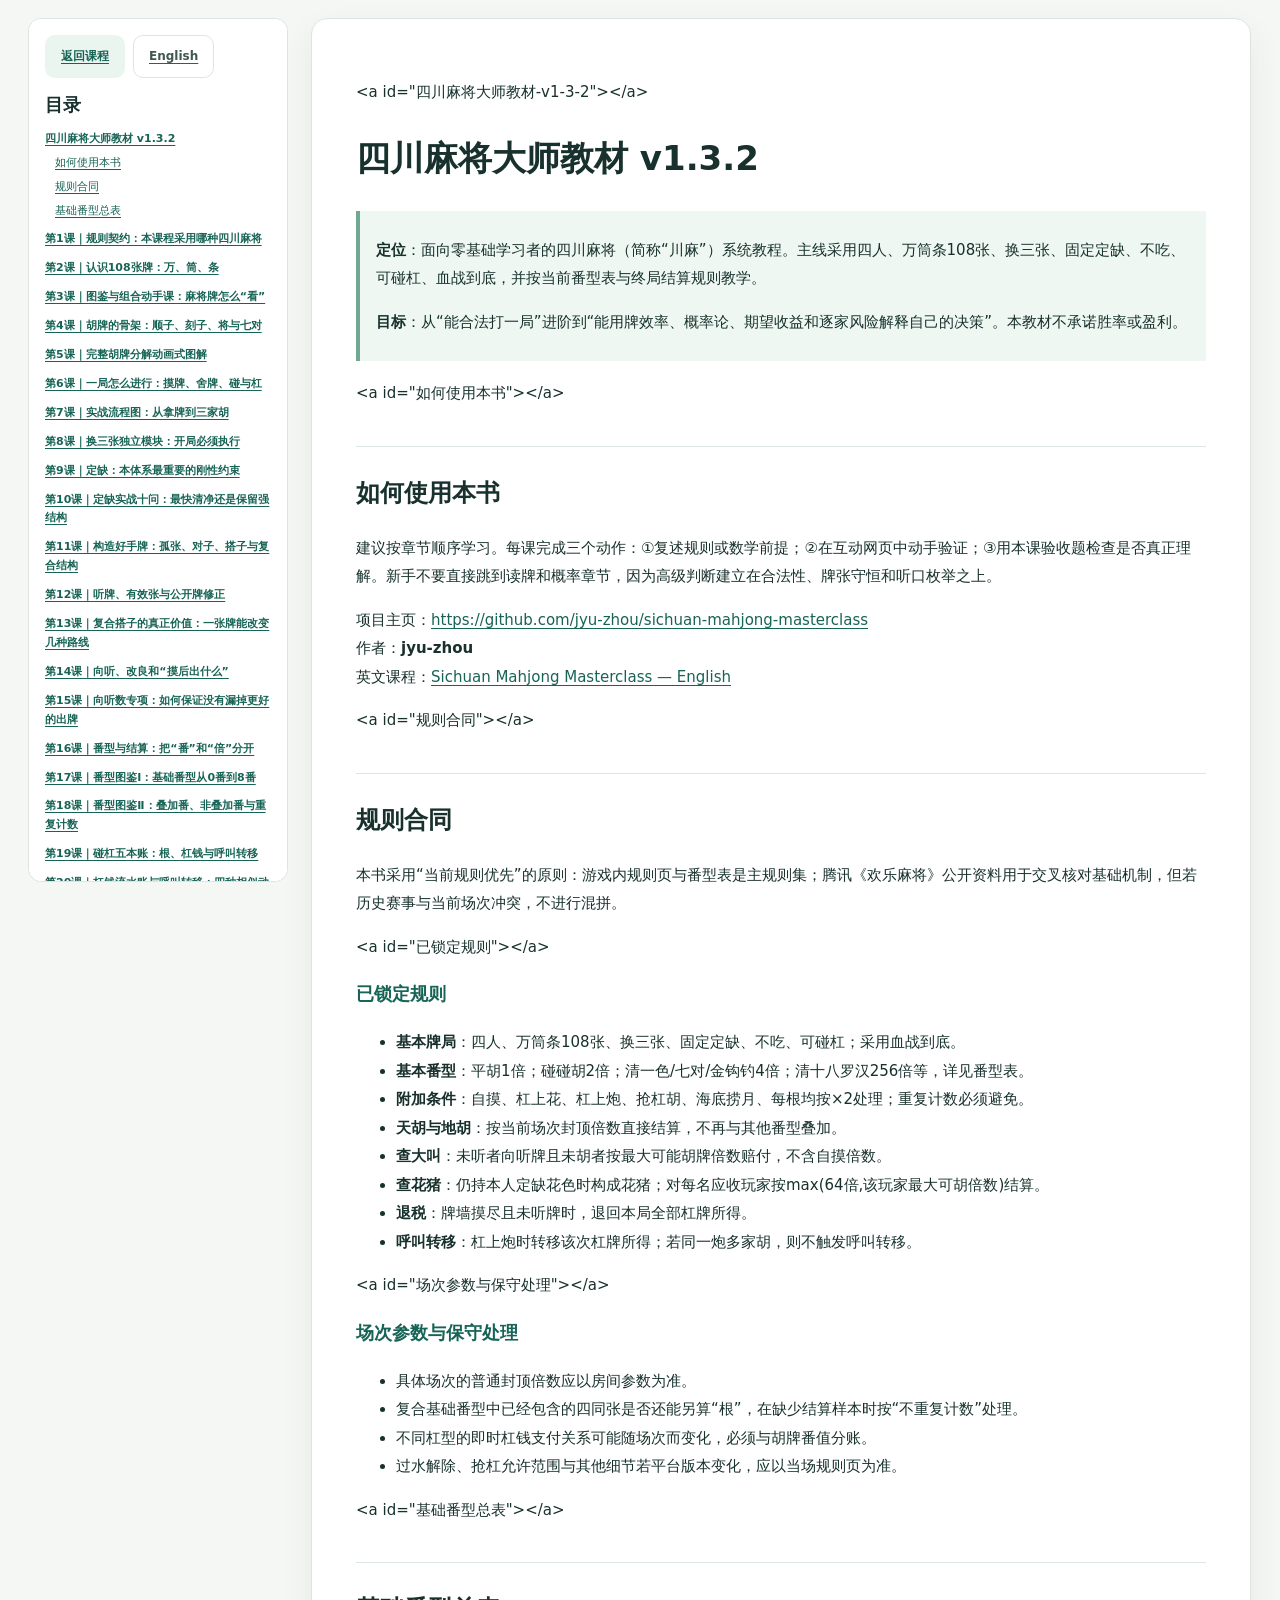
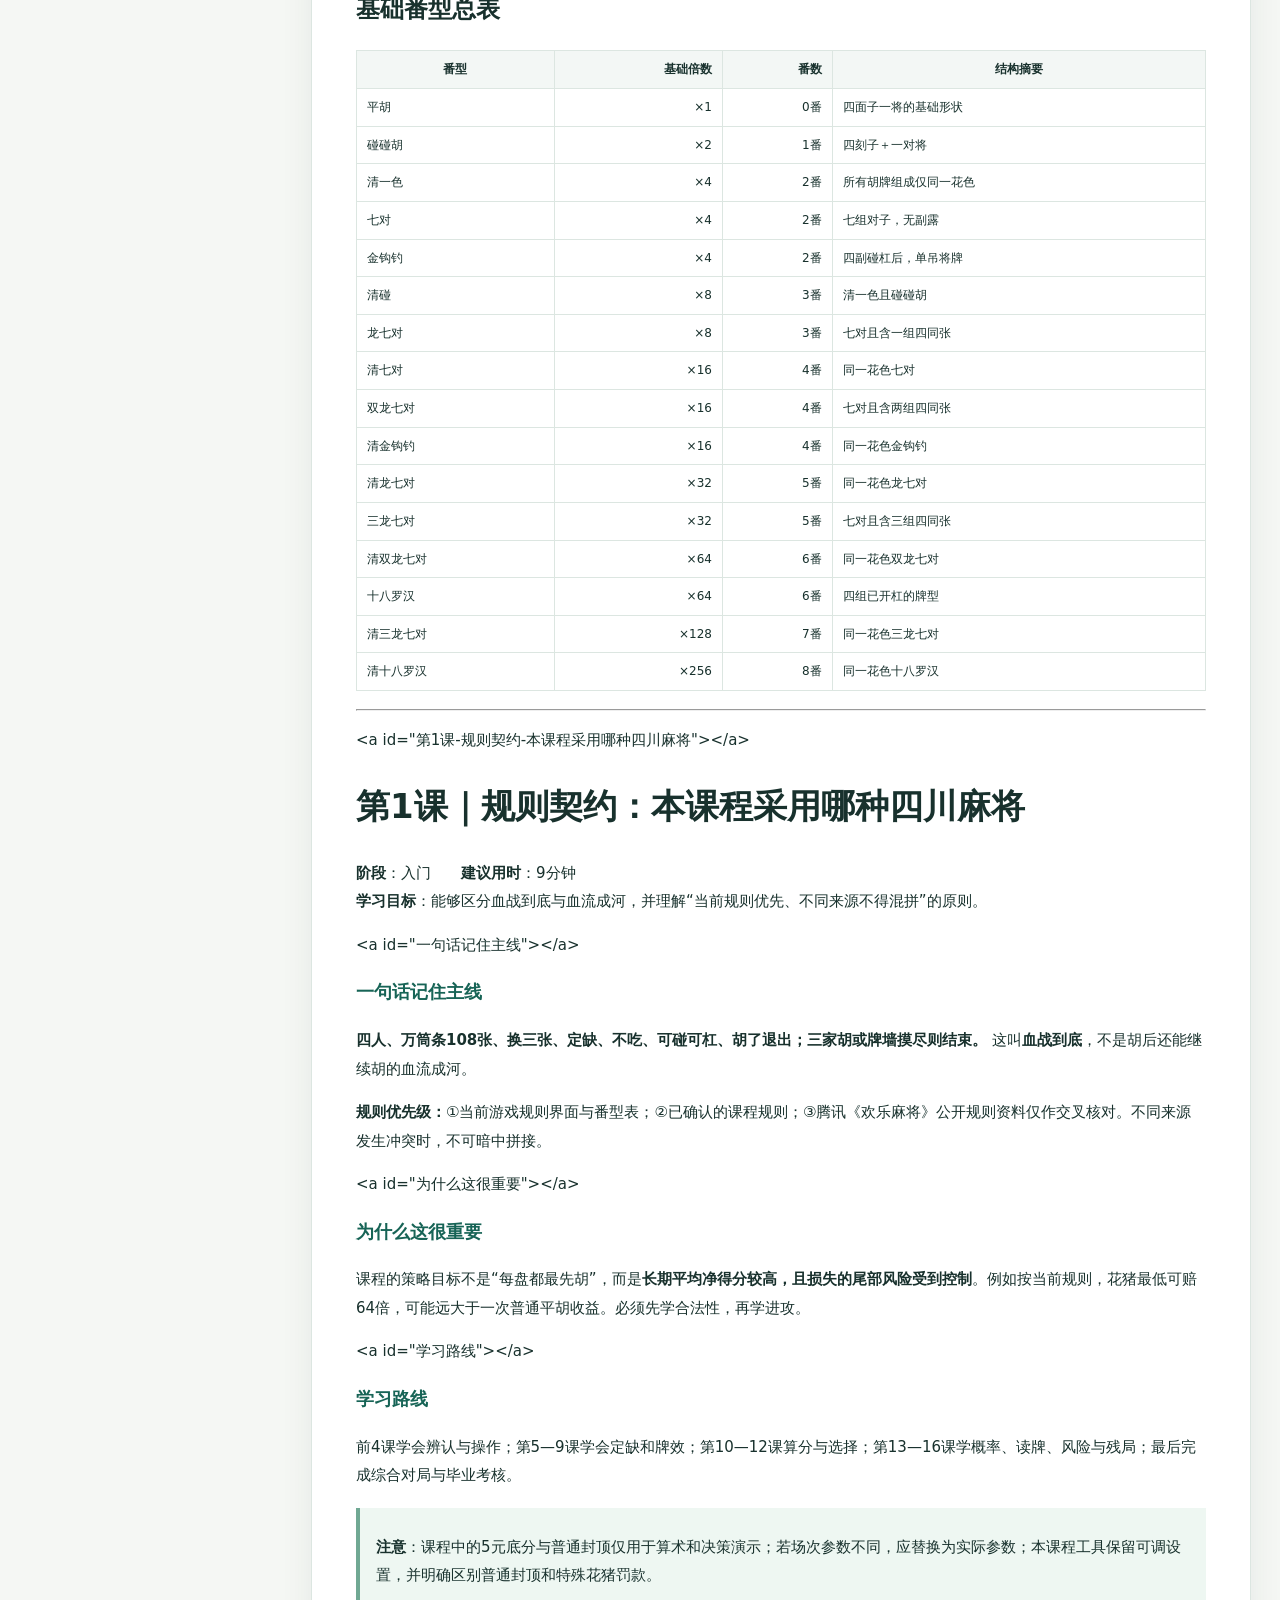
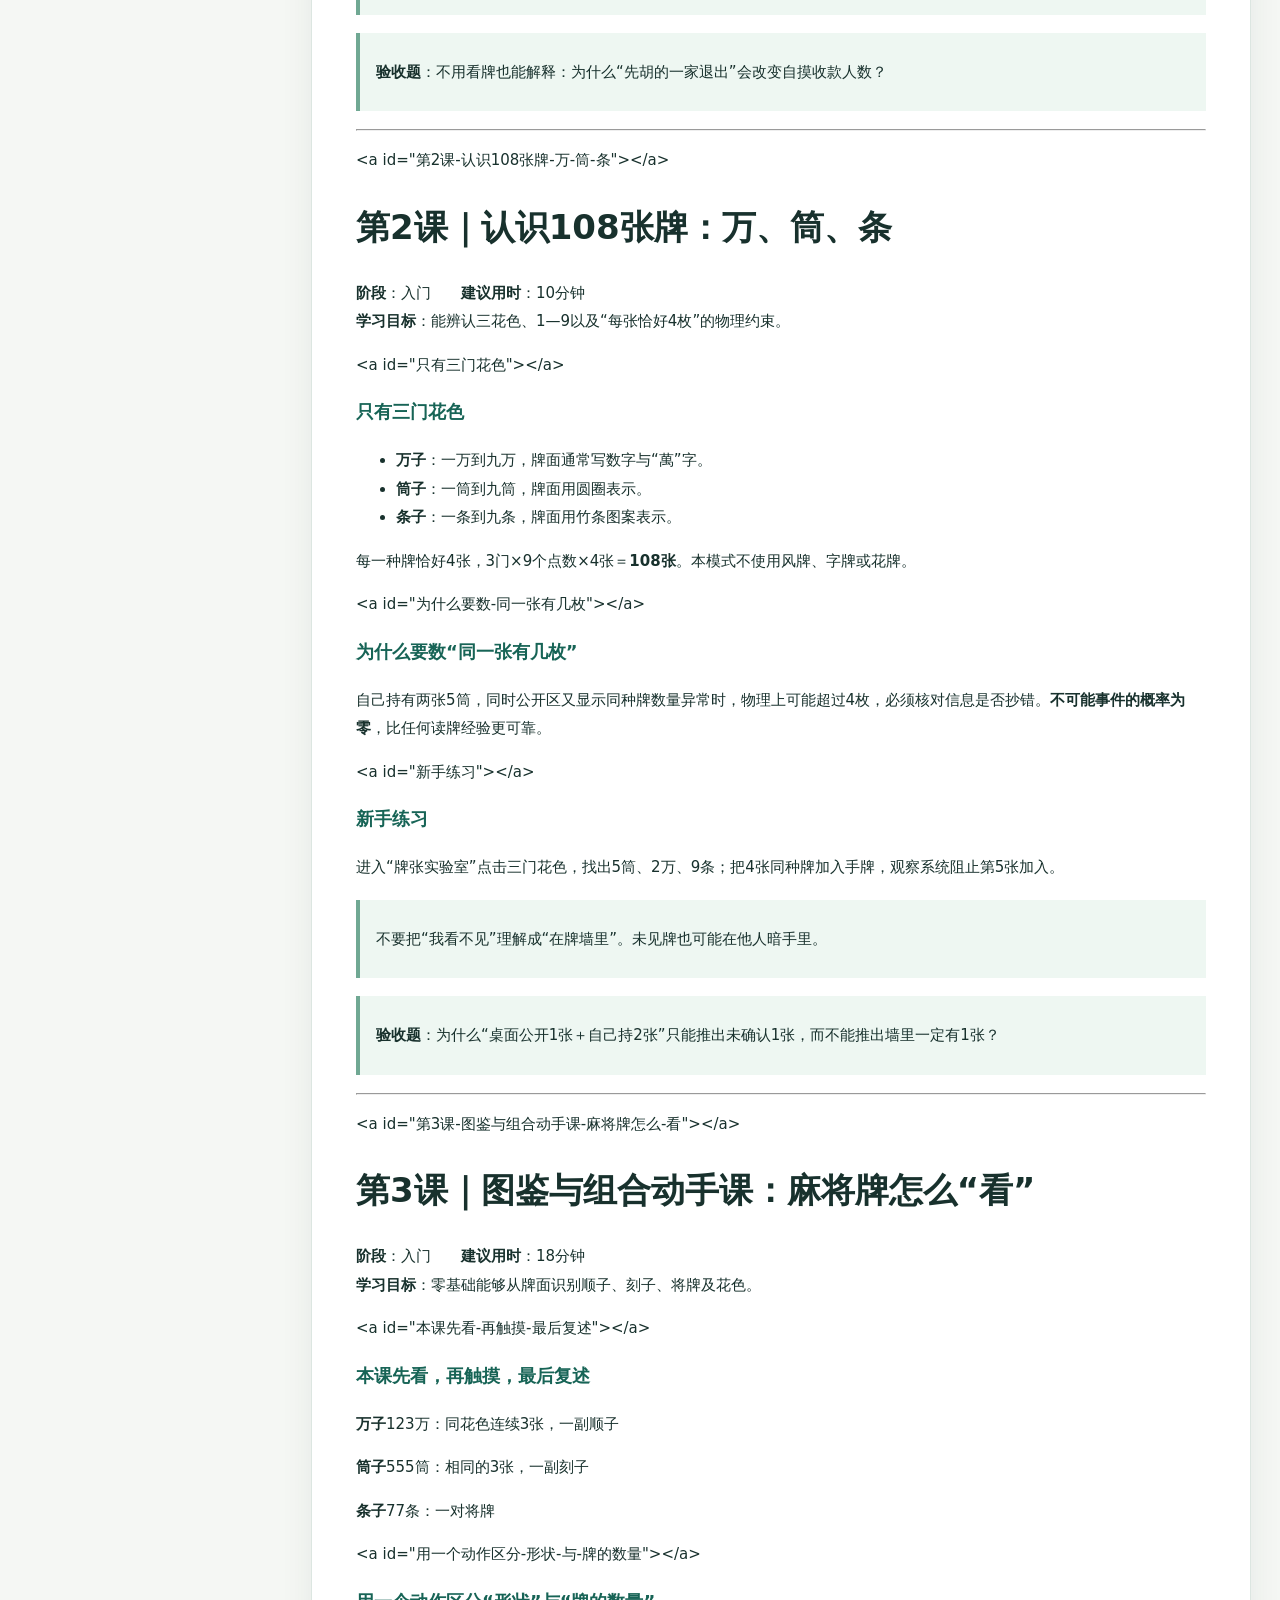
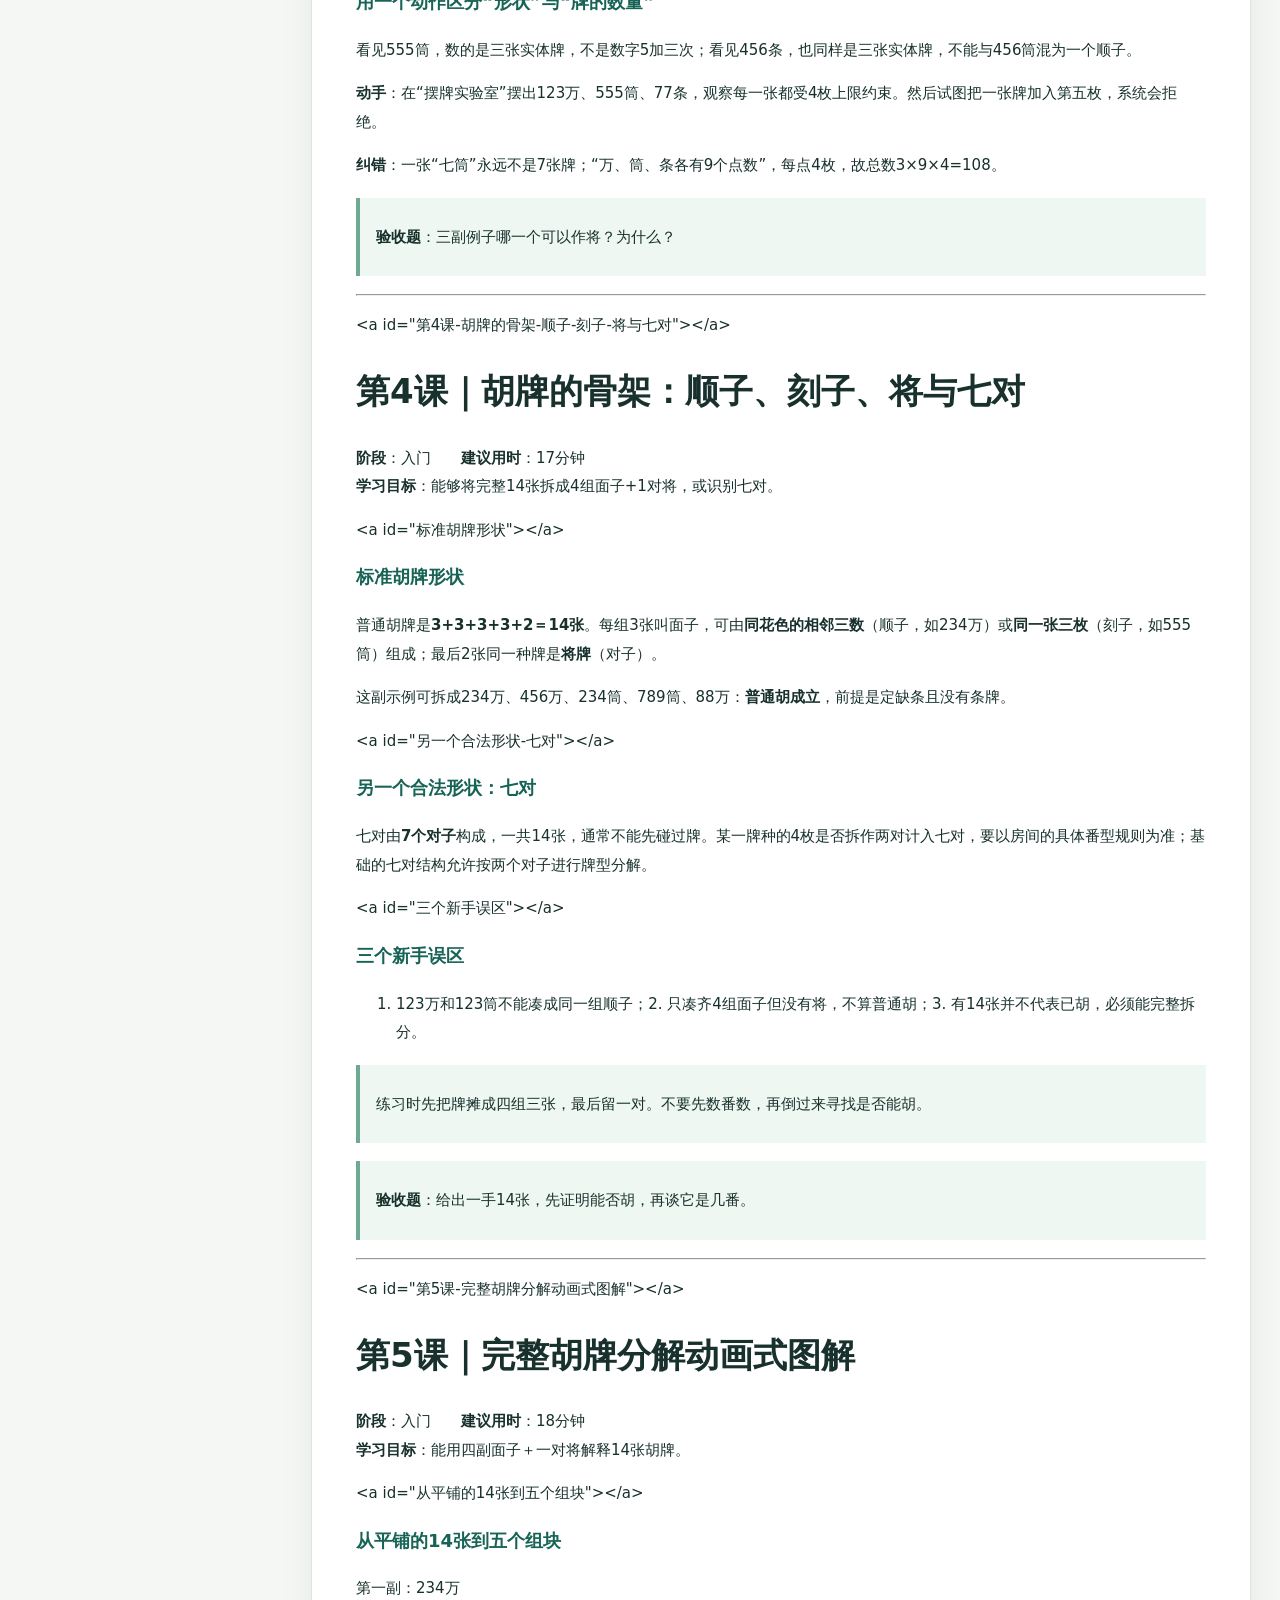
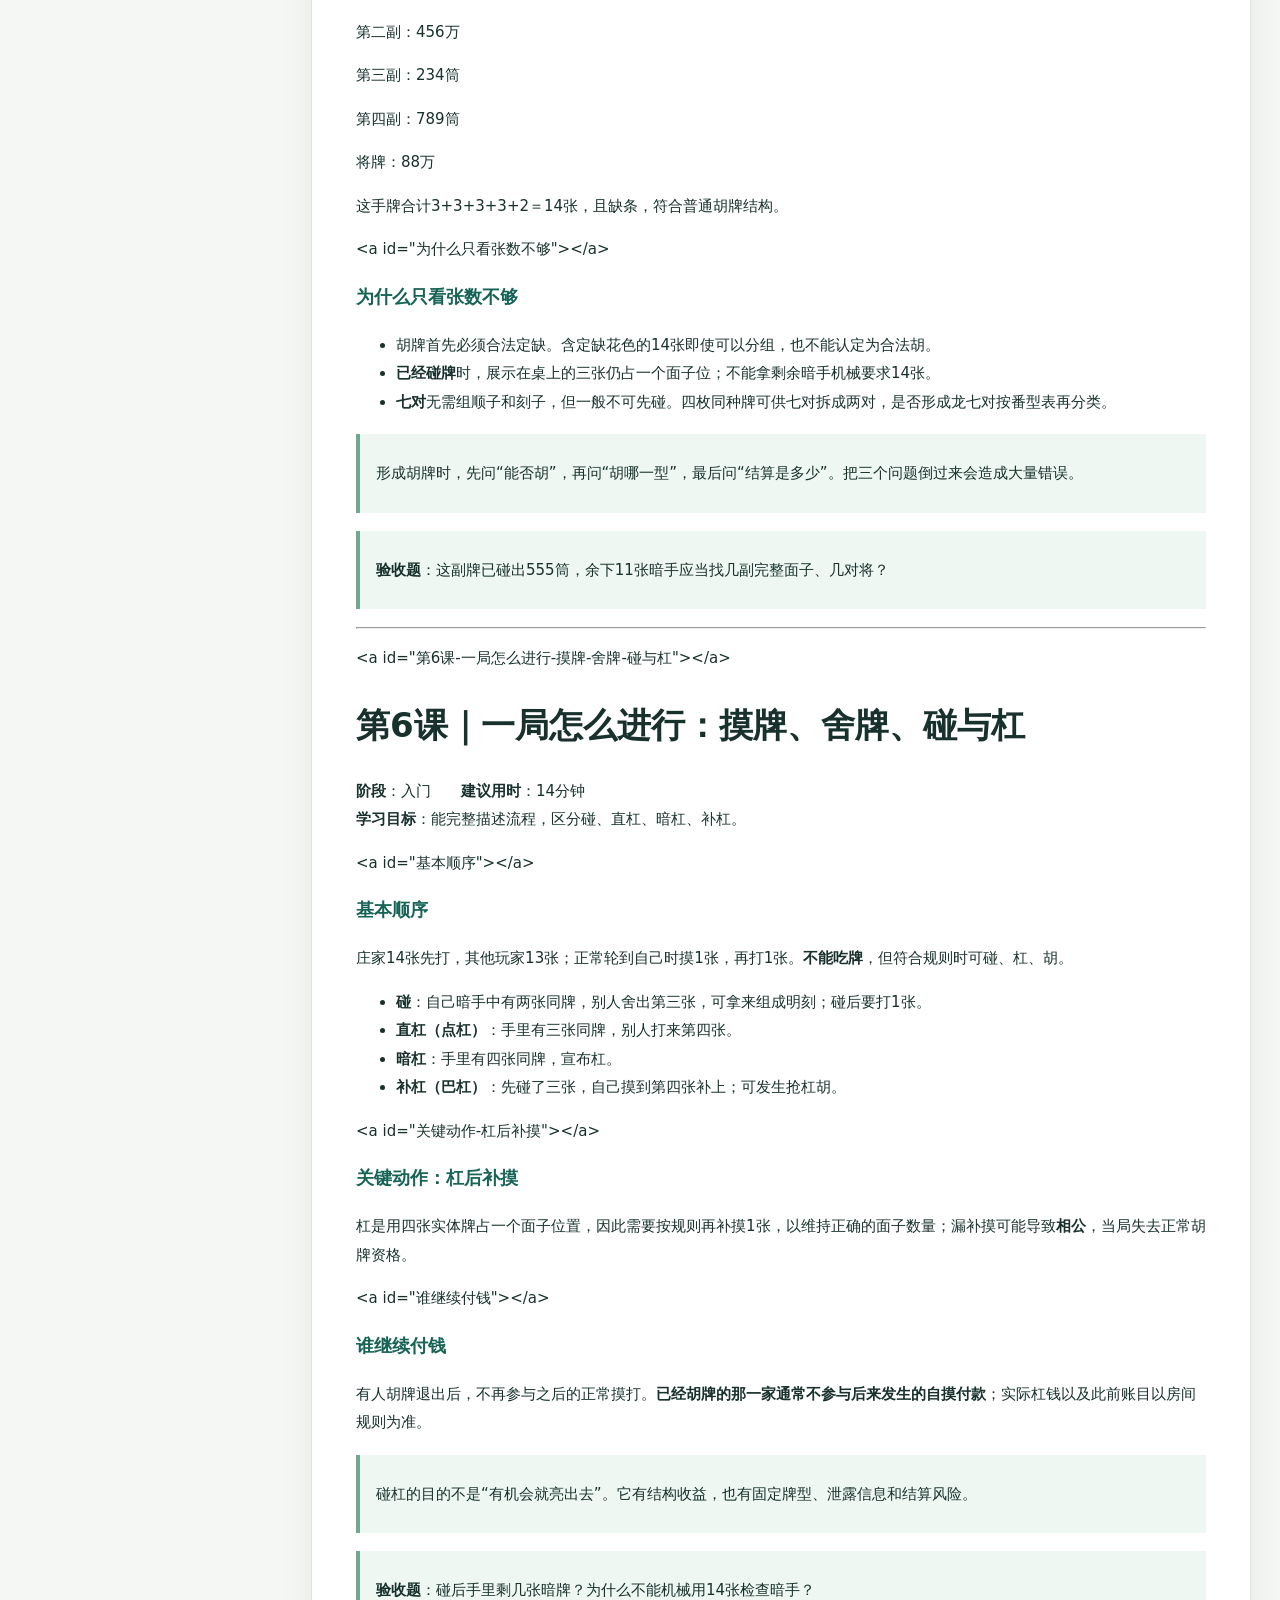
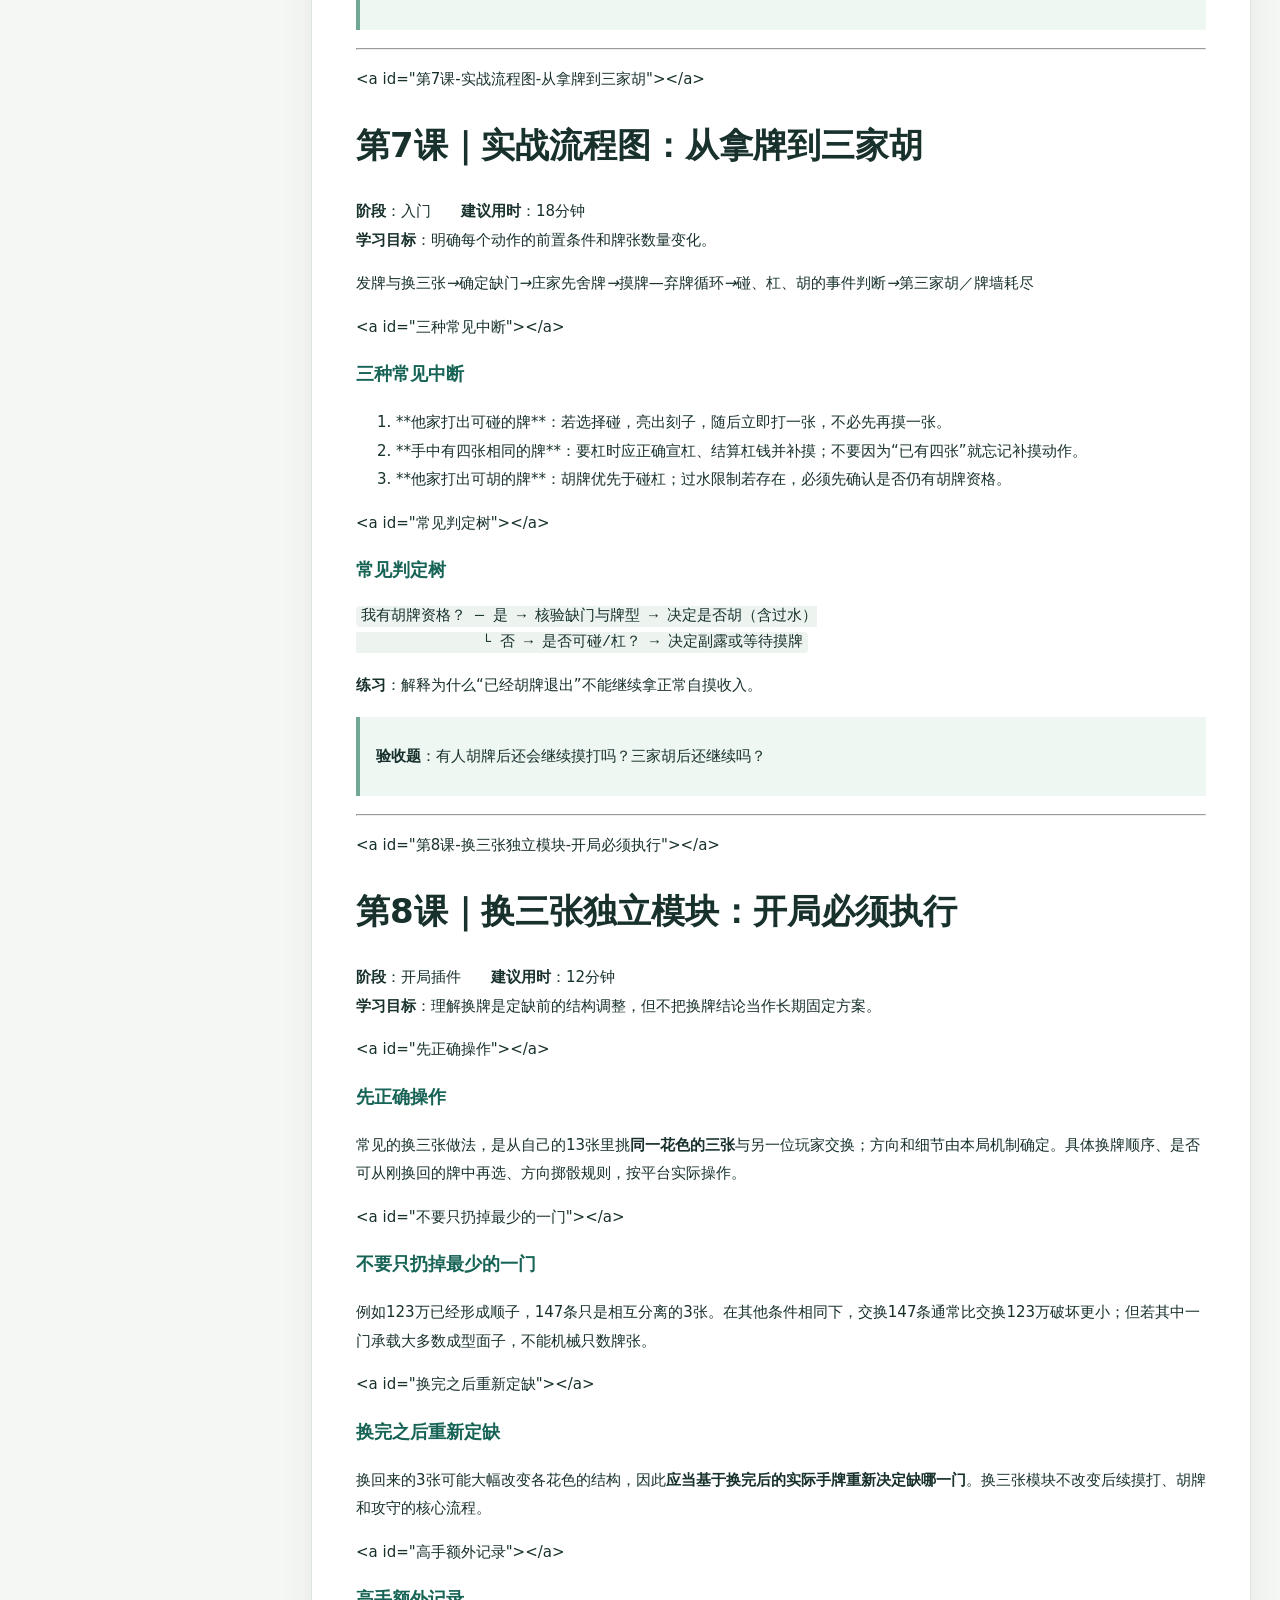
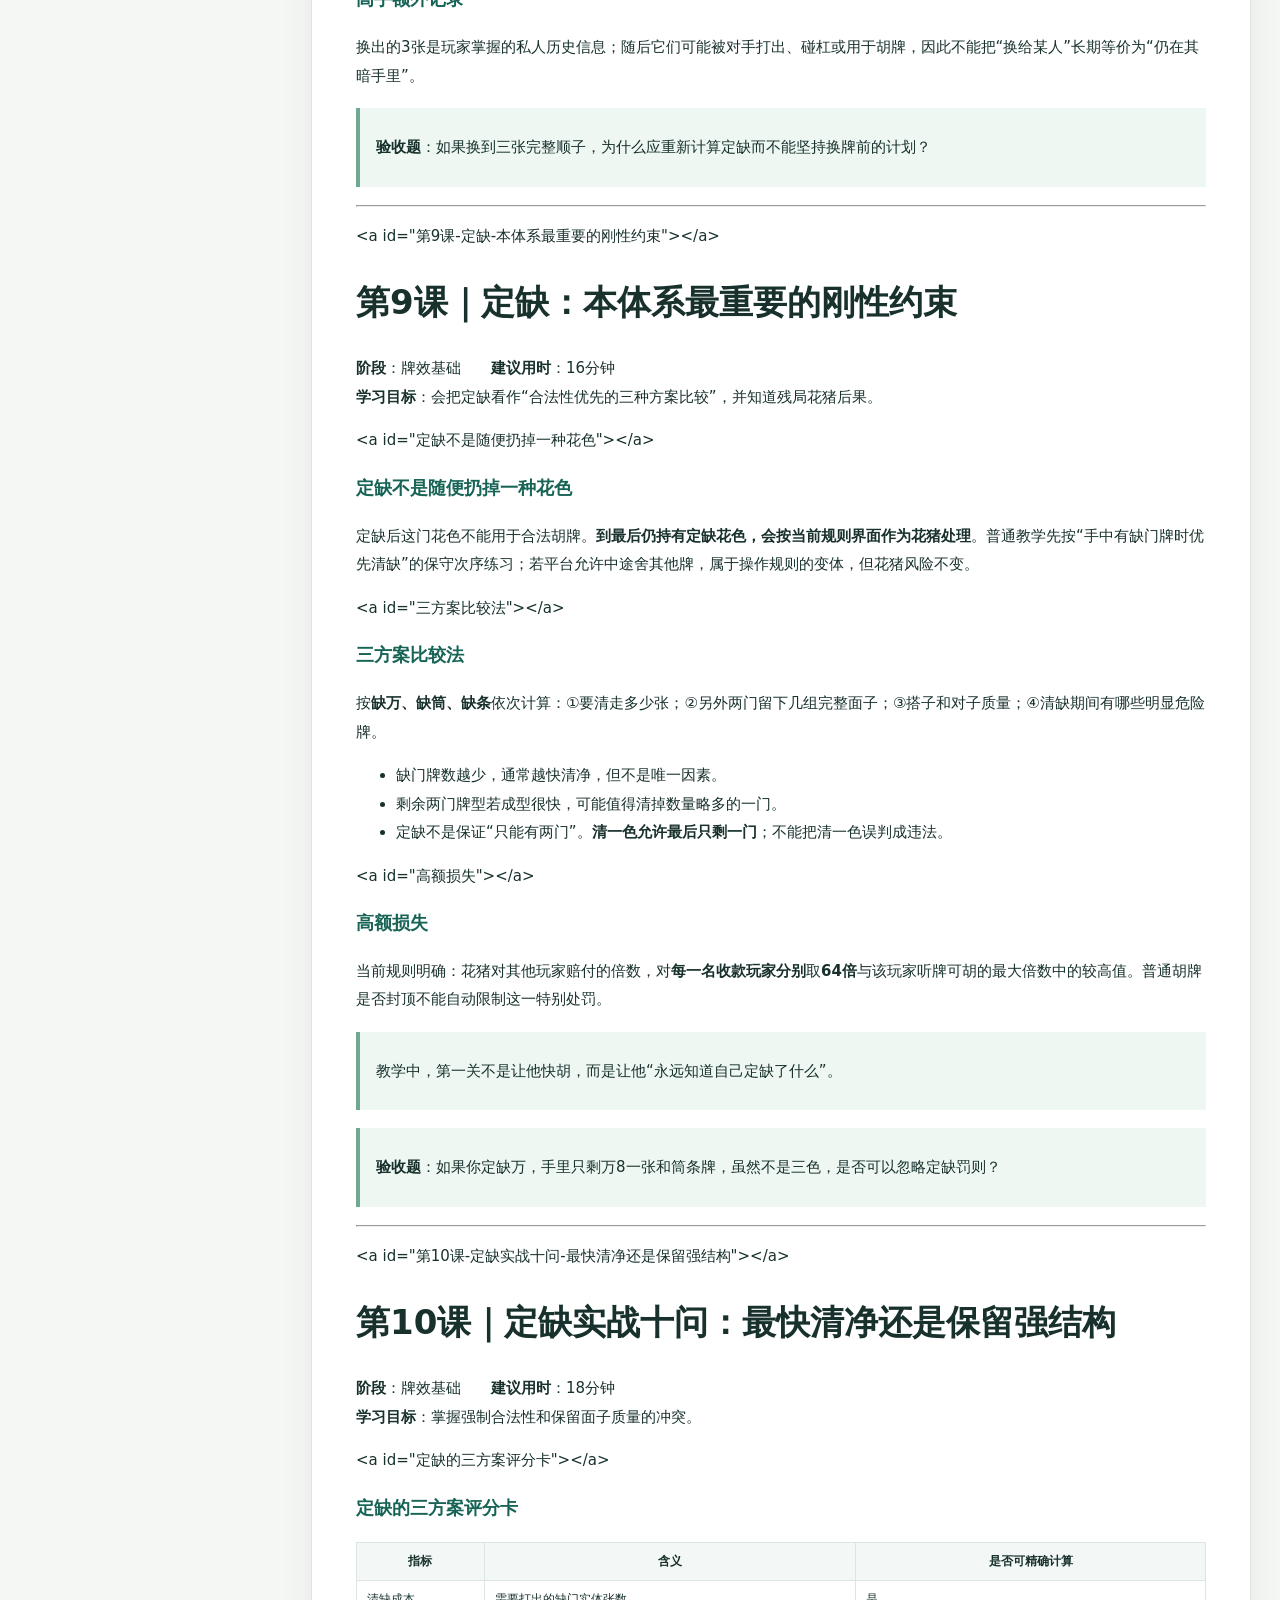
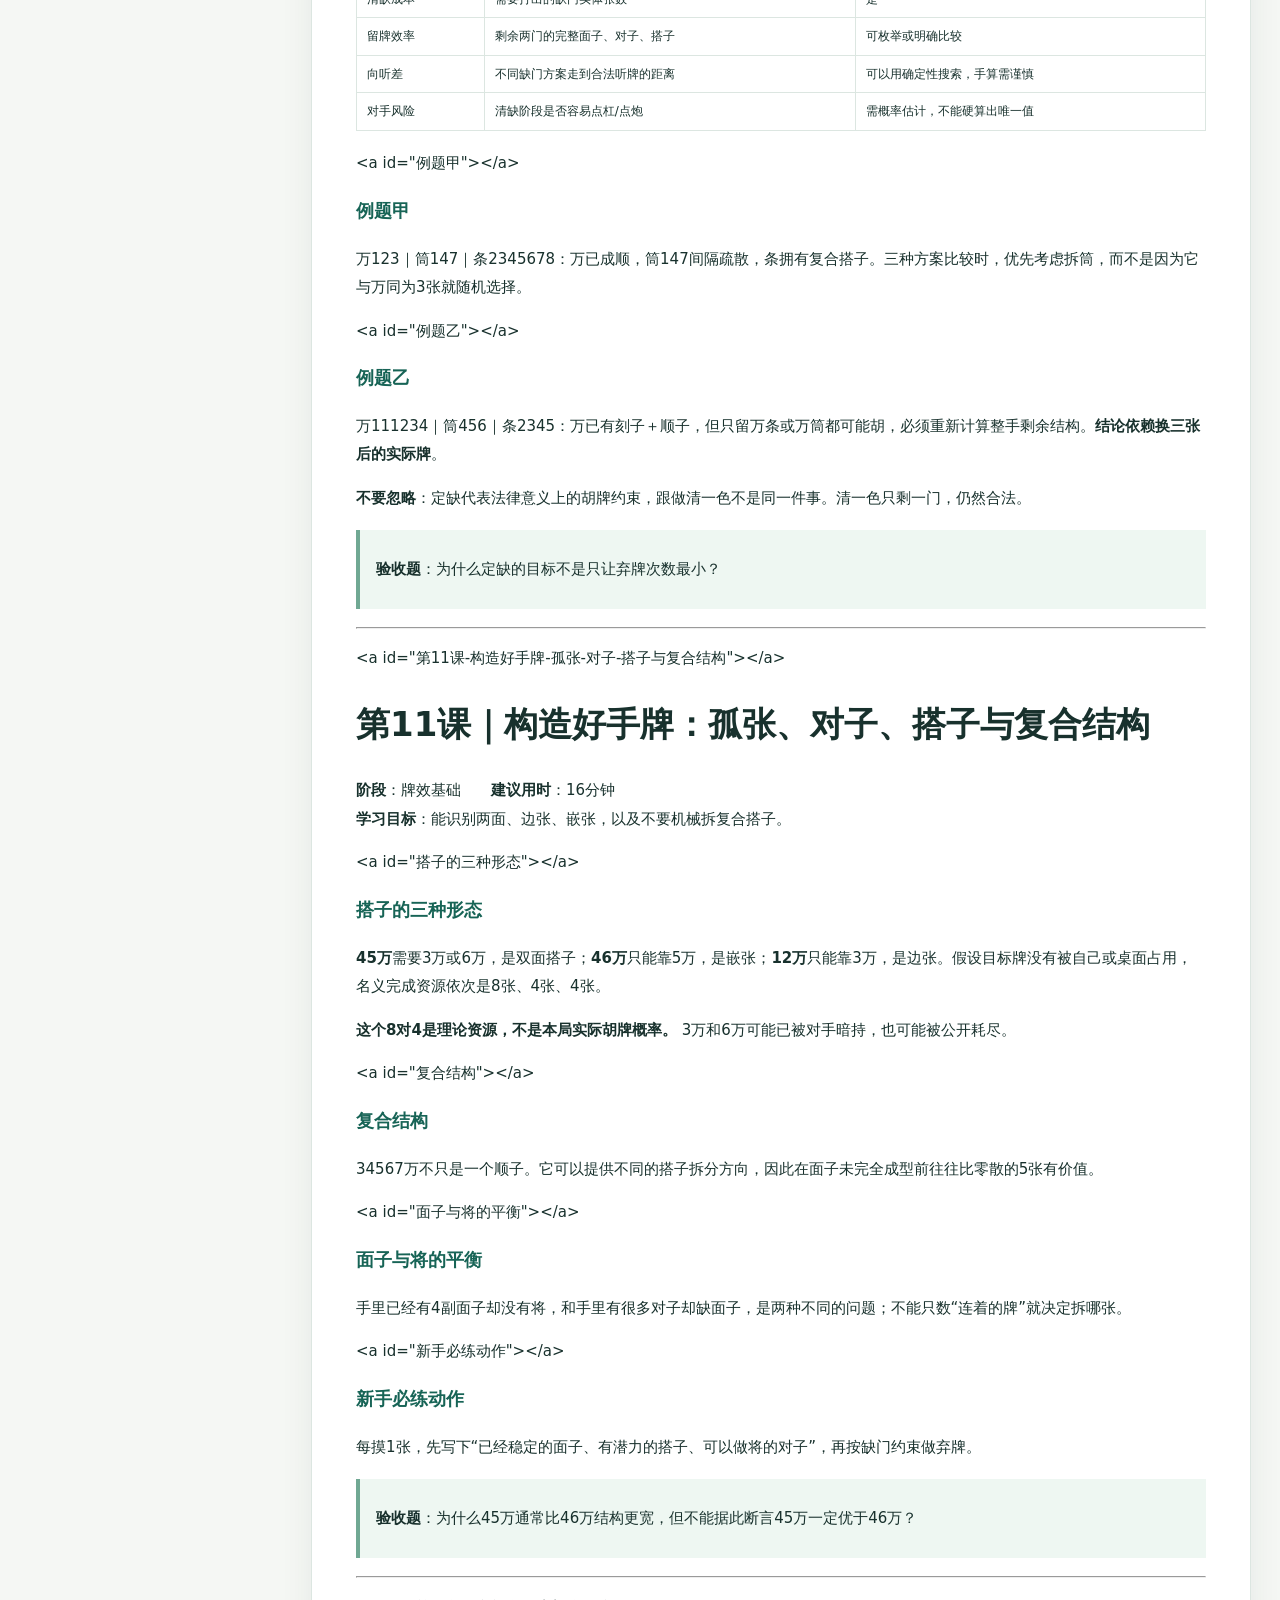
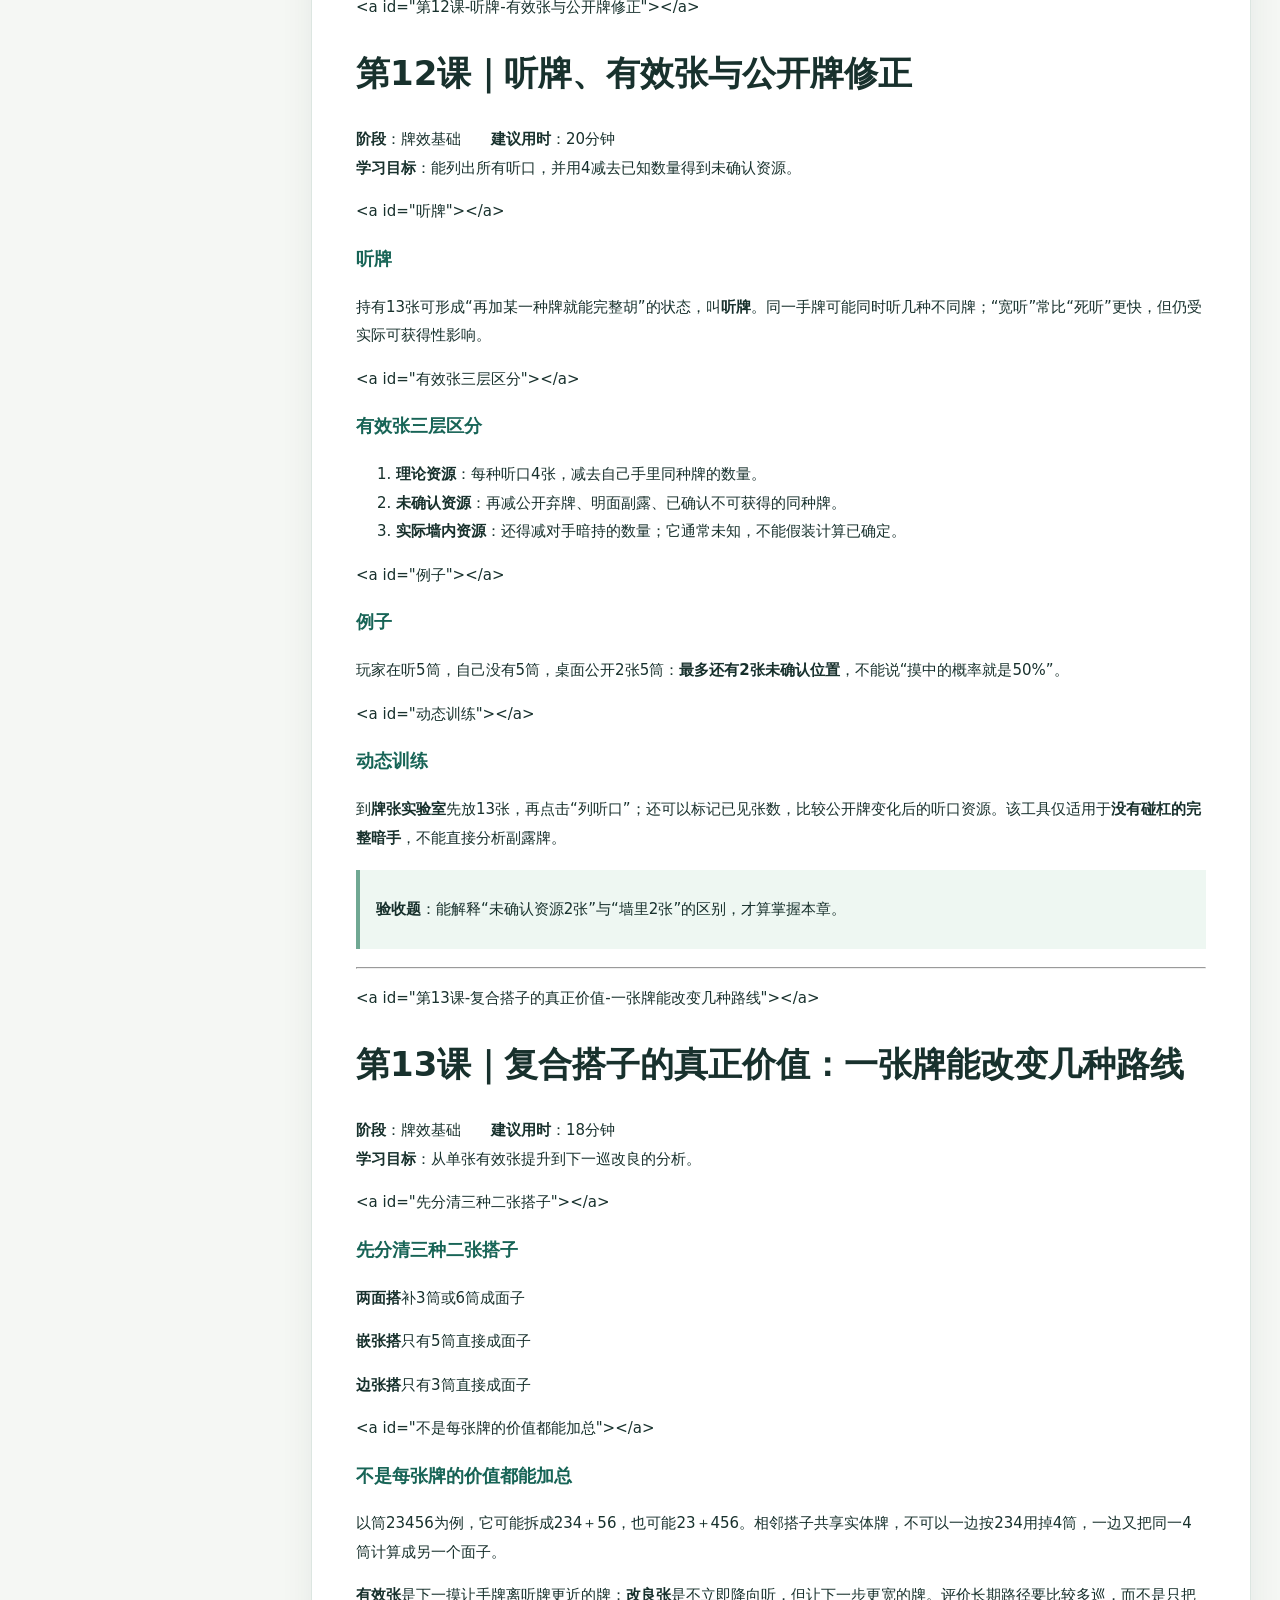
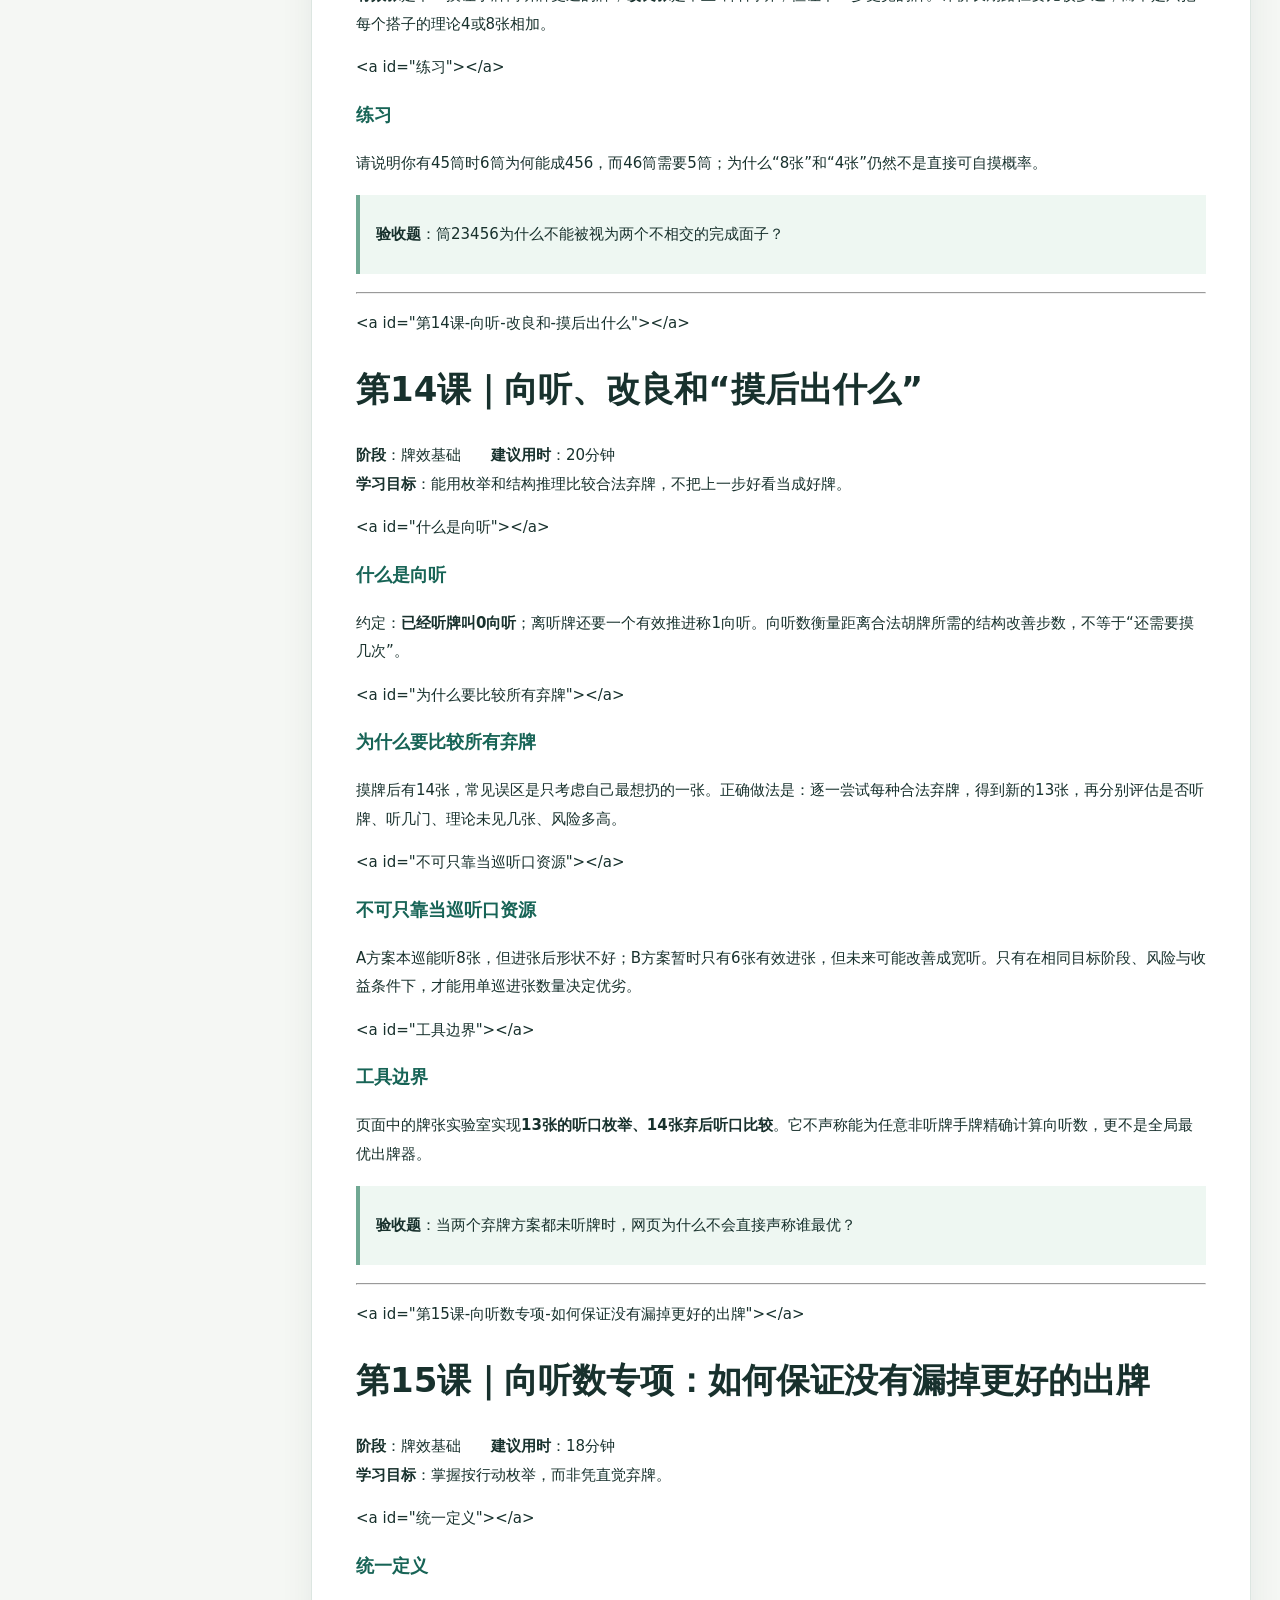
<file: textbook.html>
<!doctype html><html lang="zh-CN"><head><meta charset="utf-8"><meta name="viewport" content="width=device-width,initial-scale=1"><title>四川麻将大师教材 v1.3.2</title><link rel="stylesheet" href="assets/app.css"><style>.book-shell{display:grid;grid-template-columns:260px 1fr;gap:22px;max-width:1260px;margin:0 auto;padding:18px}.toc{position:sticky;top:18px;align-self:start;max-height:calc(100vh - 36px);overflow:auto;background:white;border:1px solid var(--line);border-radius:13px;padding:16px}.toc h3{margin:0 0 10px}.toc ul{list-style:none;padding:0;margin:0}.toc li{margin:5px 0;font-size:11px}.toc-l1{font-weight:750;margin-top:10px!important}.toc-l2{padding-left:10px}.book-actions{display:flex;gap:8px;flex-wrap:wrap;margin-bottom:12px}@media(max-width:880px){.book-shell{grid-template-columns:1fr;padding:0}.toc{position:static;max-height:340px;border-radius:0}.textbook{margin:0}}</style></head><body><div class="book-shell"><aside class="toc"><div class="book-actions"><a class="btn soft" href="index.html">返回课程</a><a class="btn outline" href="en/textbook.html">English</a></div><h3>目录</h3><ul><li class="toc-l1"><a href="#四川麻将大师教材-v1-3-2">四川麻将大师教材 v1.3.2</a></li><li class="toc-l2"><a href="#如何使用本书">如何使用本书</a></li><li class="toc-l2"><a href="#规则合同">规则合同</a></li><li class="toc-l2"><a href="#基础番型总表">基础番型总表</a></li><li class="toc-l1"><a href="#第1课-规则契约-本课程采用哪种四川麻将">第1课｜规则契约：本课程采用哪种四川麻将</a></li><li class="toc-l1"><a href="#第2课-认识108张牌-万-筒-条">第2课｜认识108张牌：万、筒、条</a></li><li class="toc-l1"><a href="#第3课-图鉴与组合动手课-麻将牌怎么-看">第3课｜图鉴与组合动手课：麻将牌怎么“看”</a></li><li class="toc-l1"><a href="#第4课-胡牌的骨架-顺子-刻子-将与七对">第4课｜胡牌的骨架：顺子、刻子、将与七对</a></li><li class="toc-l1"><a href="#第5课-完整胡牌分解动画式图解">第5课｜完整胡牌分解动画式图解</a></li><li class="toc-l1"><a href="#第6课-一局怎么进行-摸牌-舍牌-碰与杠">第6课｜一局怎么进行：摸牌、舍牌、碰与杠</a></li><li class="toc-l1"><a href="#第7课-实战流程图-从拿牌到三家胡">第7课｜实战流程图：从拿牌到三家胡</a></li><li class="toc-l1"><a href="#第8课-换三张独立模块-开局必须执行">第8课｜换三张独立模块：开局必须执行</a></li><li class="toc-l1"><a href="#第9课-定缺-本体系最重要的刚性约束">第9课｜定缺：本体系最重要的刚性约束</a></li><li class="toc-l1"><a href="#第10课-定缺实战十问-最快清净还是保留强结构">第10课｜定缺实战十问：最快清净还是保留强结构</a></li><li class="toc-l1"><a href="#第11课-构造好手牌-孤张-对子-搭子与复合结构">第11课｜构造好手牌：孤张、对子、搭子与复合结构</a></li><li class="toc-l1"><a href="#第12课-听牌-有效张与公开牌修正">第12课｜听牌、有效张与公开牌修正</a></li><li class="toc-l1"><a href="#第13课-复合搭子的真正价值-一张牌能改变几种路线">第13课｜复合搭子的真正价值：一张牌能改变几种路线</a></li><li class="toc-l1"><a href="#第14课-向听-改良和-摸后出什么">第14课｜向听、改良和“摸后出什么”</a></li><li class="toc-l1"><a href="#第15课-向听数专项-如何保证没有漏掉更好的出牌">第15课｜向听数专项：如何保证没有漏掉更好的出牌</a></li><li class="toc-l1"><a href="#第16课-番型与结算-把-番-和-倍-分开">第16课｜番型与结算：把“番”和“倍”分开</a></li><li class="toc-l1"><a href="#第17课-番型图鉴ⅰ-基础番型从0番到8番">第17课｜番型图鉴Ⅰ：基础番型从0番到8番</a></li><li class="toc-l1"><a href="#第18课-番型图鉴ⅱ-叠加番-非叠加番与重复计数">第18课｜番型图鉴Ⅱ：叠加番、非叠加番与重复计数</a></li><li class="toc-l1"><a href="#第19课-碰杠五本账-根-杠钱与呼叫转移">第19课｜碰杠五本账：根、杠钱与呼叫转移</a></li><li class="toc-l1"><a href="#第20课-杠钱流水账与呼叫转移-四种相似动作四种账">第20课｜杠钱流水账与呼叫转移：四种相似动作四种账</a></li><li class="toc-l1"><a href="#第21课-为什么快胡与追番的答案会翻转">第21课｜为什么快胡与追番的答案会翻转</a></li><li class="toc-l1"><a href="#第22课-概率论第一课-墙内概率与超几何分布">第22课｜概率论第一课：墙内概率与超几何分布</a></li><li class="toc-l1"><a href="#第23课-从实体张数到概率-超几何分布一步步推">第23课｜从实体张数到概率：超几何分布一步步推</a></li><li class="toc-l1"><a href="#第24课-概率论第二课-条件推断与动态读牌">第24课｜概率论第二课：条件推断与动态读牌</a></li><li class="toc-l1"><a href="#第25课-隐藏信息与贝叶斯-读牌不是读心">第25课｜隐藏信息与贝叶斯：读牌不是读心</a></li><li class="toc-l1"><a href="#第26课-逐家防守与风险临界线">第26课｜逐家防守与风险临界线</a></li><li class="toc-l1"><a href="#第27课-逐家风险总账-谁能胡-胡多大-谁付款">第27课｜逐家风险总账：谁能胡、胡多大、谁付款</a></li><li class="toc-l1"><a href="#第28课-流局四大结算-查花猪-查叫-退税-呼叫转移">第28课｜流局四大结算：查花猪、查叫、退税、呼叫转移</a></li><li class="toc-l1"><a href="#第29课-残局结算实战-查叫-查花猪-退税-呼叫转移">第29课｜残局结算实战：查叫、查花猪、退税、呼叫转移</a></li><li class="toc-l1"><a href="#第30课-完整局势推演-从开局到最后一张">第30课｜完整局势推演：从开局到最后一张</a></li><li class="toc-l1"><a href="#第31课-完整局势推演-两人已胡后如何重新优化">第31课｜完整局势推演：两人已胡后如何重新优化</a></li><li class="toc-l1"><a href="#第32课-连续读牌实验-强制出缺与主动拆牌">第32课｜连续读牌实验：强制出缺与主动拆牌</a></li><li class="toc-l1"><a href="#第33课-大师十二问与科学复盘">第33课｜大师十二问与科学复盘</a></li><li class="toc-l1"><a href="#第34课-科学复盘系统-校准而不是事后诸葛">第34课｜科学复盘系统：校准而不是事后诸葛</a></li><li class="toc-l1"><a href="#附录a-数学工具箱">附录A｜数学工具箱</a></li><li class="toc-l2"><a href="#a-1-牌张守恒">A.1 牌张守恒</a></li><li class="toc-l2"><a href="#a-2-不放回抽样">A.2 不放回抽样</a></li><li class="toc-l2"><a href="#a-3-贝叶斯更新">A.3 贝叶斯更新</a></li><li class="toc-l2"><a href="#a-4-风险临界线">A.4 风险临界线</a></li><li class="toc-l1"><a href="#附录b-每巡十二问">附录B｜每巡十二问</a></li><li class="toc-l1"><a href="#附录c-12周训练计划">附录C｜12周训练计划</a></li><li class="toc-l1"><a href="#附录d-术语表">附录D｜术语表</a></li><li class="toc-l1"><a href="#附录e-研究边界与负责任使用">附录E｜研究边界与负责任使用</a></li></ul><p class="small"><a href="https://github.com/jyu-zhou/sichuan-mahjong-masterclass">项目源码</a><br>作者: jyu-zhou</p></aside><main class="textbook"><p>&lt;a id=&quot;四川麻将大师教材-v1-3-2&quot;&gt;&lt;/a&gt;</p>
<h1>四川麻将大师教材 v1.3.2</h1>
<blockquote>
<p><strong>定位</strong>：面向零基础学习者的四川麻将（简称“川麻”）系统教程。主线采用四人、万筒条108张、换三张、固定定缺、不吃、可碰杠、血战到底，并按当前番型表与终局结算规则教学。</p>
<p><strong>目标</strong>：从“能合法打一局”进阶到“能用牌效率、概率论、期望收益和逐家风险解释自己的决策”。本教材不承诺胜率或盈利。</p>
</blockquote>
<p>&lt;a id=&quot;如何使用本书&quot;&gt;&lt;/a&gt;</p>
<h2>如何使用本书</h2>
<p>建议按章节顺序学习。每课完成三个动作：①复述规则或数学前提；②在互动网页中动手验证；③用本课验收题检查是否真正理解。新手不要直接跳到读牌和概率章节，因为高级判断建立在合法性、牌张守恒和听口枚举之上。</p>
<p>项目主页：<a href="https://github.com/jyu-zhou/sichuan-mahjong-masterclass">https://github.com/jyu-zhou/sichuan-mahjong-masterclass</a><br />
作者：<strong>jyu-zhou</strong><br />
英文课程：<a href="https://jyu-zhou.github.io/sichuan-mahjong-masterclass/en/">Sichuan Mahjong Masterclass — English</a></p>
<p>&lt;a id=&quot;规则合同&quot;&gt;&lt;/a&gt;</p>
<h2>规则合同</h2>
<p>本书采用“当前规则优先”的原则：游戏内规则页与番型表是主规则集；腾讯《欢乐麻将》公开资料用于交叉核对基础机制，但若历史赛事与当前场次冲突，不进行混拼。</p>
<p>&lt;a id=&quot;已锁定规则&quot;&gt;&lt;/a&gt;</p>
<h3>已锁定规则</h3>
<ul>
<li><strong>基本牌局</strong>：四人、万筒条108张、换三张、固定定缺、不吃、可碰杠；采用血战到底。</li>
<li><strong>基本番型</strong>：平胡1倍；碰碰胡2倍；清一色/七对/金钩钓4倍；清十八罗汉256倍等，详见番型表。</li>
<li><strong>附加条件</strong>：自摸、杠上花、杠上炮、抢杠胡、海底捞月、每根均按×2处理；重复计数必须避免。</li>
<li><strong>天胡与地胡</strong>：按当前场次封顶倍数直接结算，不再与其他番型叠加。</li>
<li><strong>查大叫</strong>：未听者向听牌且未胡者按最大可能胡牌倍数赔付，不含自摸倍数。</li>
<li><strong>查花猪</strong>：仍持本人定缺花色时构成花猪；对每名应收玩家按max(64倍,该玩家最大可胡倍数)结算。</li>
<li><strong>退税</strong>：牌墙摸尽且未听牌时，退回本局全部杠牌所得。</li>
<li><strong>呼叫转移</strong>：杠上炮时转移该次杠牌所得；若同一炮多家胡，则不触发呼叫转移。</li>
</ul>
<p>&lt;a id=&quot;场次参数与保守处理&quot;&gt;&lt;/a&gt;</p>
<h3>场次参数与保守处理</h3>
<ul>
<li>具体场次的普通封顶倍数应以房间参数为准。</li>
<li>复合基础番型中已经包含的四同张是否还能另算“根”，在缺少结算样本时按“不重复计数”处理。</li>
<li>不同杠型的即时杠钱支付关系可能随场次而变化，必须与胡牌番值分账。</li>
<li>过水解除、抢杠允许范围与其他细节若平台版本变化，应以当场规则页为准。</li>
</ul>
<p>&lt;a id=&quot;基础番型总表&quot;&gt;&lt;/a&gt;</p>
<h2>基础番型总表</h2>
<table>
<thead>
<tr>
  <th>番型</th>
  <th style="text-align:right">基础倍数</th>
  <th style="text-align:right">番数</th>
  <th>结构摘要</th>
</tr>
</thead>
<tbody>
<tr>
  <td>平胡</td>
  <td style="text-align:right">×1</td>
  <td style="text-align:right">0番</td>
  <td>四面子一将的基础形状</td>
</tr>
<tr>
  <td>碰碰胡</td>
  <td style="text-align:right">×2</td>
  <td style="text-align:right">1番</td>
  <td>四刻子＋一对将</td>
</tr>
<tr>
  <td>清一色</td>
  <td style="text-align:right">×4</td>
  <td style="text-align:right">2番</td>
  <td>所有胡牌组成仅同一花色</td>
</tr>
<tr>
  <td>七对</td>
  <td style="text-align:right">×4</td>
  <td style="text-align:right">2番</td>
  <td>七组对子，无副露</td>
</tr>
<tr>
  <td>金钩钓</td>
  <td style="text-align:right">×4</td>
  <td style="text-align:right">2番</td>
  <td>四副碰杠后，单吊将牌</td>
</tr>
<tr>
  <td>清碰</td>
  <td style="text-align:right">×8</td>
  <td style="text-align:right">3番</td>
  <td>清一色且碰碰胡</td>
</tr>
<tr>
  <td>龙七对</td>
  <td style="text-align:right">×8</td>
  <td style="text-align:right">3番</td>
  <td>七对且含一组四同张</td>
</tr>
<tr>
  <td>清七对</td>
  <td style="text-align:right">×16</td>
  <td style="text-align:right">4番</td>
  <td>同一花色七对</td>
</tr>
<tr>
  <td>双龙七对</td>
  <td style="text-align:right">×16</td>
  <td style="text-align:right">4番</td>
  <td>七对且含两组四同张</td>
</tr>
<tr>
  <td>清金钩钓</td>
  <td style="text-align:right">×16</td>
  <td style="text-align:right">4番</td>
  <td>同一花色金钩钓</td>
</tr>
<tr>
  <td>清龙七对</td>
  <td style="text-align:right">×32</td>
  <td style="text-align:right">5番</td>
  <td>同一花色龙七对</td>
</tr>
<tr>
  <td>三龙七对</td>
  <td style="text-align:right">×32</td>
  <td style="text-align:right">5番</td>
  <td>七对且含三组四同张</td>
</tr>
<tr>
  <td>清双龙七对</td>
  <td style="text-align:right">×64</td>
  <td style="text-align:right">6番</td>
  <td>同一花色双龙七对</td>
</tr>
<tr>
  <td>十八罗汉</td>
  <td style="text-align:right">×64</td>
  <td style="text-align:right">6番</td>
  <td>四组已开杠的牌型</td>
</tr>
<tr>
  <td>清三龙七对</td>
  <td style="text-align:right">×128</td>
  <td style="text-align:right">7番</td>
  <td>同一花色三龙七对</td>
</tr>
<tr>
  <td>清十八罗汉</td>
  <td style="text-align:right">×256</td>
  <td style="text-align:right">8番</td>
  <td>同一花色十八罗汉</td>
</tr>
</tbody>
</table>
<hr />
<p>&lt;a id=&quot;第1课-规则契约-本课程采用哪种四川麻将&quot;&gt;&lt;/a&gt;</p>
<h1>第1课｜规则契约：本课程采用哪种四川麻将</h1>
<p><strong>阶段</strong>：入门　　<strong>建议用时</strong>：9分钟<br />
<strong>学习目标</strong>：能够区分血战到底与血流成河，并理解“当前规则优先、不同来源不得混拼”的原则。</p>
<p>&lt;a id=&quot;一句话记住主线&quot;&gt;&lt;/a&gt;</p>
<h3>一句话记住主线</h3>
<p><strong>四人、万筒条108张、换三张、定缺、不吃、可碰可杠、胡了退出；三家胡或牌墙摸尽则结束。</strong> 这叫<strong>血战到底</strong>，不是胡后还能继续胡的血流成河。</p>
<p><strong>规则优先级：</strong>①当前游戏规则界面与番型表；②已确认的课程规则；③腾讯《欢乐麻将》公开规则资料仅作交叉核对。不同来源发生冲突时，不可暗中拼接。</p>
<p>&lt;a id=&quot;为什么这很重要&quot;&gt;&lt;/a&gt;</p>
<h3>为什么这很重要</h3>
<p>课程的策略目标不是“每盘都最先胡”，而是<strong>长期平均净得分较高，且损失的尾部风险受到控制</strong>。例如按当前规则，花猪最低可赔64倍，可能远大于一次普通平胡收益。必须先学合法性，再学进攻。</p>
<p>&lt;a id=&quot;学习路线&quot;&gt;&lt;/a&gt;</p>
<h3>学习路线</h3>
<p>前4课学会辨认与操作；第5—9课学会定缺和牌效；第10—12课算分与选择；第13—16课学概率、读牌、风险与残局；最后完成综合对局与毕业考核。</p>
<blockquote>
<p><strong>注意</strong>：课程中的5元底分与普通封顶仅用于算术和决策演示；若场次参数不同，应替换为实际参数；本课程工具保留可调设置，并明确区别普通封顶和特殊花猪罚款。</p>
</blockquote>
<blockquote>
<p><strong>验收题</strong>：不用看牌也能解释：为什么“先胡的一家退出”会改变自摸收款人数？</p>
</blockquote>
<hr />
<p>&lt;a id=&quot;第2课-认识108张牌-万-筒-条&quot;&gt;&lt;/a&gt;</p>
<h1>第2课｜认识108张牌：万、筒、条</h1>
<p><strong>阶段</strong>：入门　　<strong>建议用时</strong>：10分钟<br />
<strong>学习目标</strong>：能辨认三花色、1—9以及“每张恰好4枚”的物理约束。</p>
<p>&lt;a id=&quot;只有三门花色&quot;&gt;&lt;/a&gt;</p>
<h3>只有三门花色</h3>
<ul>
<li><strong>万子</strong>：一万到九万，牌面通常写数字与“萬”字。</li>
<li><strong>筒子</strong>：一筒到九筒，牌面用圆圈表示。</li>
<li><strong>条子</strong>：一条到九条，牌面用竹条图案表示。</li>
</ul>
<p>每一种牌恰好4张，3门×9个点数×4张＝<strong>108张</strong>。本模式不使用风牌、字牌或花牌。</p>
<p>&lt;a id=&quot;为什么要数-同一张有几枚&quot;&gt;&lt;/a&gt;</p>
<h3>为什么要数“同一张有几枚”</h3>
<p>自己持有两张5筒，同时公开区又显示同种牌数量异常时，物理上可能超过4枚，必须核对信息是否抄错。<strong>不可能事件的概率为零</strong>，比任何读牌经验更可靠。</p>
<p>&lt;a id=&quot;新手练习&quot;&gt;&lt;/a&gt;</p>
<h3>新手练习</h3>
<p>进入“牌张实验室”点击三门花色，找出5筒、2万、9条；把4张同种牌加入手牌，观察系统阻止第5张加入。</p>
<blockquote>
<p>不要把“我看不见”理解成“在牌墙里”。未见牌也可能在他人暗手里。</p>
</blockquote>
<blockquote>
<p><strong>验收题</strong>：为什么“桌面公开1张＋自己持2张”只能推出未确认1张，而不能推出墙里一定有1张？</p>
</blockquote>
<hr />
<p>&lt;a id=&quot;第3课-图鉴与组合动手课-麻将牌怎么-看&quot;&gt;&lt;/a&gt;</p>
<h1>第3课｜图鉴与组合动手课：麻将牌怎么“看”</h1>
<p><strong>阶段</strong>：入门　　<strong>建议用时</strong>：18分钟<br />
<strong>学习目标</strong>：零基础能够从牌面识别顺子、刻子、将牌及花色。</p>
<p>&lt;a id=&quot;本课先看-再触摸-最后复述&quot;&gt;&lt;/a&gt;</p>
<h3>本课先看，再触摸，最后复述</h3>
<p><strong>万子</strong>123万：同花色连续3张，一副顺子</p>
<p><strong>筒子</strong>555筒：相同的3张，一副刻子</p>
<p><strong>条子</strong>77条：一对将牌</p>
<p>&lt;a id=&quot;用一个动作区分-形状-与-牌的数量&quot;&gt;&lt;/a&gt;</p>
<h3>用一个动作区分“形状”与“牌的数量”</h3>
<p>看见555筒，数的是三张实体牌，不是数字5加三次；看见456条，也同样是三张实体牌，不能与456筒混为一个顺子。</p>
<p><strong>动手</strong>：在“摆牌实验室”摆出123万、555筒、77条，观察每一张都受4枚上限约束。然后试图把一张牌加入第五枚，系统会拒绝。</p>
<p><strong>纠错</strong>：一张“七筒”永远不是7张牌；“万、筒、条各有9个点数”，每点4枚，故总数3×9×4=108。</p>
<blockquote>
<p><strong>验收题</strong>：三副例子哪一个可以作将？为什么？</p>
</blockquote>
<hr />
<p>&lt;a id=&quot;第4课-胡牌的骨架-顺子-刻子-将与七对&quot;&gt;&lt;/a&gt;</p>
<h1>第4课｜胡牌的骨架：顺子、刻子、将与七对</h1>
<p><strong>阶段</strong>：入门　　<strong>建议用时</strong>：17分钟<br />
<strong>学习目标</strong>：能够将完整14张拆成4组面子+1对将，或识别七对。</p>
<p>&lt;a id=&quot;标准胡牌形状&quot;&gt;&lt;/a&gt;</p>
<h3>标准胡牌形状</h3>
<p>普通胡牌是<strong>3+3+3+3+2＝14张</strong>。每组3张叫面子，可由<strong>同花色的相邻三数</strong>（顺子，如234万）或<strong>同一张三枚</strong>（刻子，如555筒）组成；最后2张同一种牌是<strong>将牌</strong>（对子）。</p>
<p>这副示例可拆成234万、456万、234筒、789筒、88万：<strong>普通胡成立</strong>，前提是定缺条且没有条牌。</p>
<p>&lt;a id=&quot;另一个合法形状-七对&quot;&gt;&lt;/a&gt;</p>
<h3>另一个合法形状：七对</h3>
<p>七对由<strong>7个对子</strong>构成，一共14张，通常不能先碰过牌。某一牌种的4枚是否拆作两对计入七对，要以房间的具体番型规则为准；基础的七对结构允许按两个对子进行牌型分解。</p>
<p>&lt;a id=&quot;三个新手误区&quot;&gt;&lt;/a&gt;</p>
<h3>三个新手误区</h3>
<ol>
<li>123万和123筒不能凑成同一组顺子；2. 只凑齐4组面子但没有将，不算普通胡；3. 有14张并不代表已胡，必须能完整拆分。</li>
</ol>
<blockquote>
<p>练习时先把牌摊成四组三张，最后留一对。不要先数番数，再倒过来寻找是否能胡。</p>
</blockquote>
<blockquote>
<p><strong>验收题</strong>：给出一手14张，先证明能否胡，再谈它是几番。</p>
</blockquote>
<hr />
<p>&lt;a id=&quot;第5课-完整胡牌分解动画式图解&quot;&gt;&lt;/a&gt;</p>
<h1>第5课｜完整胡牌分解动画式图解</h1>
<p><strong>阶段</strong>：入门　　<strong>建议用时</strong>：18分钟<br />
<strong>学习目标</strong>：能用四副面子＋一对将解释14张胡牌。</p>
<p>&lt;a id=&quot;从平铺的14张到五个组块&quot;&gt;&lt;/a&gt;</p>
<h3>从平铺的14张到五个组块</h3>
<p>第一副：234万</p>
<p>第二副：456万</p>
<p>第三副：234筒</p>
<p>第四副：789筒</p>
<p>将牌：88万</p>
<p>这手牌合计3+3+3+3+2＝14张，且缺条，符合普通胡牌结构。</p>
<p>&lt;a id=&quot;为什么只看张数不够&quot;&gt;&lt;/a&gt;</p>
<h3>为什么只看张数不够</h3>
<ul>
<li>胡牌首先必须合法定缺。含定缺花色的14张即使可以分组，也不能认定为合法胡。</li>
<li><strong>已经碰牌</strong>时，展示在桌上的三张仍占一个面子位；不能拿剩余暗手机械要求14张。</li>
<li><strong>七对</strong>无需组顺子和刻子，但一般不可先碰。四枚同种牌可供七对拆成两对，是否形成龙七对按番型表再分类。</li>
</ul>
<blockquote>
<p>形成胡牌时，先问“能否胡”，再问“胡哪一型”，最后问“结算是多少”。把三个问题倒过来会造成大量错误。</p>
</blockquote>
<blockquote>
<p><strong>验收题</strong>：这副牌已碰出555筒，余下11张暗手应当找几副完整面子、几对将？</p>
</blockquote>
<hr />
<p>&lt;a id=&quot;第6课-一局怎么进行-摸牌-舍牌-碰与杠&quot;&gt;&lt;/a&gt;</p>
<h1>第6课｜一局怎么进行：摸牌、舍牌、碰与杠</h1>
<p><strong>阶段</strong>：入门　　<strong>建议用时</strong>：14分钟<br />
<strong>学习目标</strong>：能完整描述流程，区分碰、直杠、暗杠、补杠。</p>
<p>&lt;a id=&quot;基本顺序&quot;&gt;&lt;/a&gt;</p>
<h3>基本顺序</h3>
<p>庄家14张先打，其他玩家13张；正常轮到自己时摸1张，再打1张。<strong>不能吃牌</strong>，但符合规则时可碰、杠、胡。</p>
<ul>
<li><strong>碰</strong>：自己暗手中有两张同牌，别人舍出第三张，可拿来组成明刻；碰后要打1张。</li>
<li><strong>直杠（点杠）</strong>：手里有三张同牌，别人打来第四张。</li>
<li><strong>暗杠</strong>：手里有四张同牌，宣布杠。</li>
<li><strong>补杠（巴杠）</strong>：先碰了三张，自己摸到第四张补上；可发生抢杠胡。</li>
</ul>
<p>&lt;a id=&quot;关键动作-杠后补摸&quot;&gt;&lt;/a&gt;</p>
<h3>关键动作：杠后补摸</h3>
<p>杠是用四张实体牌占一个面子位置，因此需要按规则再补摸1张，以维持正确的面子数量；漏补摸可能导致<strong>相公</strong>，当局失去正常胡牌资格。</p>
<p>&lt;a id=&quot;谁继续付钱&quot;&gt;&lt;/a&gt;</p>
<h3>谁继续付钱</h3>
<p>有人胡牌退出后，不再参与之后的正常摸打。<strong>已经胡牌的那一家通常不参与后来发生的自摸付款</strong>；实际杠钱以及此前账目以房间规则为准。</p>
<blockquote>
<p>碰杠的目的不是“有机会就亮出去”。它有结构收益，也有固定牌型、泄露信息和结算风险。</p>
</blockquote>
<blockquote>
<p><strong>验收题</strong>：碰后手里剩几张暗牌？为什么不能机械用14张检查暗手？</p>
</blockquote>
<hr />
<p>&lt;a id=&quot;第7课-实战流程图-从拿牌到三家胡&quot;&gt;&lt;/a&gt;</p>
<h1>第7课｜实战流程图：从拿牌到三家胡</h1>
<p><strong>阶段</strong>：入门　　<strong>建议用时</strong>：18分钟<br />
<strong>学习目标</strong>：明确每个动作的前置条件和牌张数量变化。</p>
<p>发牌与换三张<em>→</em>确定缺门<em>→</em>庄家先舍牌<em>→</em>摸牌—弃牌循环<em>→</em>碰、杠、胡的事件判断<em>→</em>第三家胡／牌墙耗尽</p>
<p>&lt;a id=&quot;三种常见中断&quot;&gt;&lt;/a&gt;</p>
<h3>三种常见中断</h3>
<ol>
<li>**他家打出可碰的牌**：若选择碰，亮出刻子，随后立即打一张，不必先再摸一张。</li>
<li>**手中有四张相同的牌**：要杠时应正确宣杠、结算杠钱并补摸；不要因为“已有四张”就忘记补摸动作。</li>
<li>**他家打出可胡的牌**：胡牌优先于碰杠；过水限制若存在，必须先确认是否仍有胡牌资格。</li>
</ol>
<p>&lt;a id=&quot;常见判定树&quot;&gt;&lt;/a&gt;</p>
<h3>常见判定树</h3>
<pre><code>我有胡牌资格？ ─ 是 → 核验缺门与牌型 → 决定是否胡（含过水）
              └ 否 → 是否可碰/杠？ → 决定副露或等待摸牌
</code></pre>
<p><strong>练习</strong>：解释为什么“已经胡牌退出”不能继续拿正常自摸收入。</p>
<blockquote>
<p><strong>验收题</strong>：有人胡牌后还会继续摸打吗？三家胡后还继续吗？</p>
</blockquote>
<hr />
<p>&lt;a id=&quot;第8课-换三张独立模块-开局必须执行&quot;&gt;&lt;/a&gt;</p>
<h1>第8课｜换三张独立模块：开局必须执行</h1>
<p><strong>阶段</strong>：开局插件　　<strong>建议用时</strong>：12分钟<br />
<strong>学习目标</strong>：理解换牌是定缺前的结构调整，但不把换牌结论当作长期固定方案。</p>
<p>&lt;a id=&quot;先正确操作&quot;&gt;&lt;/a&gt;</p>
<h3>先正确操作</h3>
<p>常见的换三张做法，是从自己的13张里挑<strong>同一花色的三张</strong>与另一位玩家交换；方向和细节由本局机制确定。具体换牌顺序、是否可从刚换回的牌中再选、方向掷骰规则，按平台实际操作。</p>
<p>&lt;a id=&quot;不要只扔掉最少的一门&quot;&gt;&lt;/a&gt;</p>
<h3>不要只扔掉最少的一门</h3>
<p>例如123万已经形成顺子，147条只是相互分离的3张。在其他条件相同下，交换147条通常比交换123万破坏更小；但若其中一门承载大多数成型面子，不能机械只数牌张。</p>
<p>&lt;a id=&quot;换完之后重新定缺&quot;&gt;&lt;/a&gt;</p>
<h3>换完之后重新定缺</h3>
<p>换回来的3张可能大幅改变各花色的结构，因此<strong>应当基于换完后的实际手牌重新决定缺哪一门</strong>。换三张模块不改变后续摸打、胡牌和攻守的核心流程。</p>
<p>&lt;a id=&quot;高手额外记录&quot;&gt;&lt;/a&gt;</p>
<h3>高手额外记录</h3>
<p>换出的3张是玩家掌握的私人历史信息；随后它们可能被对手打出、碰杠或用于胡牌，因此不能把“换给某人”长期等价为“仍在其暗手里”。</p>
<blockquote>
<p><strong>验收题</strong>：如果换到三张完整顺子，为什么应重新计算定缺而不能坚持换牌前的计划？</p>
</blockquote>
<hr />
<p>&lt;a id=&quot;第9课-定缺-本体系最重要的刚性约束&quot;&gt;&lt;/a&gt;</p>
<h1>第9课｜定缺：本体系最重要的刚性约束</h1>
<p><strong>阶段</strong>：牌效基础　　<strong>建议用时</strong>：16分钟<br />
<strong>学习目标</strong>：会把定缺看作“合法性优先的三种方案比较”，并知道残局花猪后果。</p>
<p>&lt;a id=&quot;定缺不是随便扔掉一种花色&quot;&gt;&lt;/a&gt;</p>
<h3>定缺不是随便扔掉一种花色</h3>
<p>定缺后这门花色不能用于合法胡牌。<strong>到最后仍持有定缺花色，会按当前规则界面作为花猪处理</strong>。普通教学先按“手中有缺门牌时优先清缺”的保守次序练习；若平台允许中途舍其他牌，属于操作规则的变体，但花猪风险不变。</p>
<p>&lt;a id=&quot;三方案比较法&quot;&gt;&lt;/a&gt;</p>
<h3>三方案比较法</h3>
<p>按<strong>缺万、缺筒、缺条</strong>依次计算：①要清走多少张；②另外两门留下几组完整面子；③搭子和对子质量；④清缺期间有哪些明显危险牌。</p>
<ul>
<li>缺门牌数越少，通常越快清净，但不是唯一因素。</li>
<li>剩余两门牌型若成型很快，可能值得清掉数量略多的一门。</li>
<li>定缺不是保证“只能有两门”。<strong>清一色允许最后只剩一门</strong>；不能把清一色误判成违法。</li>
</ul>
<p>&lt;a id=&quot;高额损失&quot;&gt;&lt;/a&gt;</p>
<h3>高额损失</h3>
<p>当前规则明确：花猪对其他玩家赔付的倍数，对<strong>每一名收款玩家分别</strong>取<strong>64倍</strong>与该玩家听牌可胡的最大倍数中的较高值。普通胡牌是否封顶不能自动限制这一特别处罚。</p>
<blockquote>
<p>教学中，第一关不是让他快胡，而是让他“永远知道自己定缺了什么”。</p>
</blockquote>
<blockquote>
<p><strong>验收题</strong>：如果你定缺万，手里只剩万8一张和筒条牌，虽然不是三色，是否可以忽略定缺罚则？</p>
</blockquote>
<hr />
<p>&lt;a id=&quot;第10课-定缺实战十问-最快清净还是保留强结构&quot;&gt;&lt;/a&gt;</p>
<h1>第10课｜定缺实战十问：最快清净还是保留强结构</h1>
<p><strong>阶段</strong>：牌效基础　　<strong>建议用时</strong>：18分钟<br />
<strong>学习目标</strong>：掌握强制合法性和保留面子质量的冲突。</p>
<p>&lt;a id=&quot;定缺的三方案评分卡&quot;&gt;&lt;/a&gt;</p>
<h3>定缺的三方案评分卡</h3>
<table>
<thead>
<tr>
  <th>指标</th>
  <th>含义</th>
  <th>是否可精确计算</th>
</tr>
</thead>
<tbody>
<tr>
  <td>清缺成本</td>
  <td>需要打出的缺门实体张数</td>
  <td>是</td>
</tr>
<tr>
  <td>留牌效率</td>
  <td>剩余两门的完整面子、对子、搭子</td>
  <td>可枚举或明确比较</td>
</tr>
<tr>
  <td>向听差</td>
  <td>不同缺门方案走到合法听牌的距离</td>
  <td>可以用确定性搜索，手算需谨慎</td>
</tr>
<tr>
  <td>对手风险</td>
  <td>清缺阶段是否容易点杠/点炮</td>
  <td>需概率估计，不能硬算出唯一值</td>
</tr>
</tbody>
</table>
<p>&lt;a id=&quot;例题甲&quot;&gt;&lt;/a&gt;</p>
<h3>例题甲</h3>
<p>万123｜筒147｜条2345678：万已成顺，筒147间隔疏散，条拥有复合搭子。三种方案比较时，优先考虑拆筒，而不是因为它与万同为3张就随机选择。</p>
<p>&lt;a id=&quot;例题乙&quot;&gt;&lt;/a&gt;</p>
<h3>例题乙</h3>
<p>万111234｜筒456｜条2345：万已有刻子＋顺子，但只留万条或万筒都可能胡，必须重新计算整手剩余结构。<strong>结论依赖换三张后的实际牌</strong>。</p>
<p><strong>不要忽略</strong>：定缺代表法律意义上的胡牌约束，跟做清一色不是同一件事。清一色只剩一门，仍然合法。</p>
<blockquote>
<p><strong>验收题</strong>：为什么定缺的目标不是只让弃牌次数最小？</p>
</blockquote>
<hr />
<p>&lt;a id=&quot;第11课-构造好手牌-孤张-对子-搭子与复合结构&quot;&gt;&lt;/a&gt;</p>
<h1>第11课｜构造好手牌：孤张、对子、搭子与复合结构</h1>
<p><strong>阶段</strong>：牌效基础　　<strong>建议用时</strong>：16分钟<br />
<strong>学习目标</strong>：能识别两面、边张、嵌张，以及不要机械拆复合搭子。</p>
<p>&lt;a id=&quot;搭子的三种形态&quot;&gt;&lt;/a&gt;</p>
<h3>搭子的三种形态</h3>
<p><strong>45万</strong>需要3万或6万，是双面搭子；<strong>46万</strong>只能靠5万，是嵌张；<strong>12万</strong>只能靠3万，是边张。假设目标牌没有被自己或桌面占用，名义完成资源依次是8张、4张、4张。</p>
<p><strong>这个8对4是理论资源，不是本局实际胡牌概率。</strong> 3万和6万可能已被对手暗持，也可能被公开耗尽。</p>
<p>&lt;a id=&quot;复合结构&quot;&gt;&lt;/a&gt;</p>
<h3>复合结构</h3>
<p>34567万不只是一个顺子。它可以提供不同的搭子拆分方向，因此在面子未完全成型前往往比零散的5张有价值。</p>
<p>&lt;a id=&quot;面子与将的平衡&quot;&gt;&lt;/a&gt;</p>
<h3>面子与将的平衡</h3>
<p>手里已经有4副面子却没有将，和手里有很多对子却缺面子，是两种不同的问题；不能只数“连着的牌”就决定拆哪张。</p>
<p>&lt;a id=&quot;新手必练动作&quot;&gt;&lt;/a&gt;</p>
<h3>新手必练动作</h3>
<p>每摸1张，先写下“已经稳定的面子、有潜力的搭子、可以做将的对子”，再按缺门约束做弃牌。</p>
<blockquote>
<p><strong>验收题</strong>：为什么45万通常比46万结构更宽，但不能据此断言45万一定优于46万？</p>
</blockquote>
<hr />
<p>&lt;a id=&quot;第12课-听牌-有效张与公开牌修正&quot;&gt;&lt;/a&gt;</p>
<h1>第12课｜听牌、有效张与公开牌修正</h1>
<p><strong>阶段</strong>：牌效基础　　<strong>建议用时</strong>：20分钟<br />
<strong>学习目标</strong>：能列出所有听口，并用4减去已知数量得到未确认资源。</p>
<p>&lt;a id=&quot;听牌&quot;&gt;&lt;/a&gt;</p>
<h3>听牌</h3>
<p>持有13张可形成“再加某一种牌就能完整胡”的状态，叫<strong>听牌</strong>。同一手牌可能同时听几种不同牌；“宽听”常比“死听”更快，但仍受实际可获得性影响。</p>
<p>&lt;a id=&quot;有效张三层区分&quot;&gt;&lt;/a&gt;</p>
<h3>有效张三层区分</h3>
<ol>
<li><strong>理论资源</strong>：每种听口4张，减去自己手里同种牌的数量。</li>
<li><strong>未确认资源</strong>：再减公开弃牌、明面副露、已确认不可获得的同种牌。</li>
<li><strong>实际墙内资源</strong>：还得减对手暗持的数量；它通常未知，不能假装计算已确定。</li>
</ol>
<p>&lt;a id=&quot;例子&quot;&gt;&lt;/a&gt;</p>
<h3>例子</h3>
<p>玩家在听5筒，自己没有5筒，桌面公开2张5筒：<strong>最多还有2张未确认位置</strong>，不能说“摸中的概率就是50%”。</p>
<p>&lt;a id=&quot;动态训练&quot;&gt;&lt;/a&gt;</p>
<h3>动态训练</h3>
<p>到<strong>牌张实验室</strong>先放13张，再点击“列听口”；还可以标记已见张数，比较公开牌变化后的听口资源。该工具仅适用于<strong>没有碰杠的完整暗手</strong>，不能直接分析副露牌。</p>
<blockquote>
<p><strong>验收题</strong>：能解释“未确认资源2张”与“墙里2张”的区别，才算掌握本章。</p>
</blockquote>
<hr />
<p>&lt;a id=&quot;第13课-复合搭子的真正价值-一张牌能改变几种路线&quot;&gt;&lt;/a&gt;</p>
<h1>第13课｜复合搭子的真正价值：一张牌能改变几种路线</h1>
<p><strong>阶段</strong>：牌效基础　　<strong>建议用时</strong>：18分钟<br />
<strong>学习目标</strong>：从单张有效张提升到下一巡改良的分析。</p>
<p>&lt;a id=&quot;先分清三种二张搭子&quot;&gt;&lt;/a&gt;</p>
<h3>先分清三种二张搭子</h3>
<p><strong>两面搭</strong>补3筒或6筒成面子</p>
<p><strong>嵌张搭</strong>只有5筒直接成面子</p>
<p><strong>边张搭</strong>只有3筒直接成面子</p>
<p>&lt;a id=&quot;不是每张牌的价值都能加总&quot;&gt;&lt;/a&gt;</p>
<h3>不是每张牌的价值都能加总</h3>
<p>以筒23456为例，它可能拆成234＋56，也可能23＋456。相邻搭子共享实体牌，不可以一边按234用掉4筒，一边又把同一4筒计算成另一个面子。</p>
<p><strong>有效张</strong>是下一摸让手牌离听牌更近的牌；<strong>改良张</strong>是不立即降向听，但让下一步更宽的牌。评价长期路径要比较多巡，而不是只把每个搭子的理论4或8张相加。</p>
<p>&lt;a id=&quot;练习&quot;&gt;&lt;/a&gt;</p>
<h3>练习</h3>
<p>请说明你有45筒时6筒为何能成456，而46筒需要5筒；为什么“8张”和“4张”仍然不是直接可自摸概率。</p>
<blockquote>
<p><strong>验收题</strong>：筒23456为什么不能被视为两个不相交的完成面子？</p>
</blockquote>
<hr />
<p>&lt;a id=&quot;第14课-向听-改良和-摸后出什么&quot;&gt;&lt;/a&gt;</p>
<h1>第14课｜向听、改良和“摸后出什么”</h1>
<p><strong>阶段</strong>：牌效基础　　<strong>建议用时</strong>：20分钟<br />
<strong>学习目标</strong>：能用枚举和结构推理比较合法弃牌，不把上一步好看当成好牌。</p>
<p>&lt;a id=&quot;什么是向听&quot;&gt;&lt;/a&gt;</p>
<h3>什么是向听</h3>
<p>约定：<strong>已经听牌叫0向听</strong>；离听牌还要一个有效推进称1向听。向听数衡量距离合法胡牌所需的结构改善步数，不等于“还需要摸几次”。</p>
<p>&lt;a id=&quot;为什么要比较所有弃牌&quot;&gt;&lt;/a&gt;</p>
<h3>为什么要比较所有弃牌</h3>
<p>摸牌后有14张，常见误区是只考虑自己最想扔的一张。正确做法是：逐一尝试每种合法弃牌，得到新的13张，再分别评估是否听牌、听几门、理论未见几张、风险多高。</p>
<p>&lt;a id=&quot;不可只靠当巡听口资源&quot;&gt;&lt;/a&gt;</p>
<h3>不可只靠当巡听口资源</h3>
<p>A方案本巡能听8张，但进张后形状不好；B方案暂时只有6张有效进张，但未来可能改善成宽听。只有在相同目标阶段、风险与收益条件下，才能用单巡进张数量决定优劣。</p>
<p>&lt;a id=&quot;工具边界&quot;&gt;&lt;/a&gt;</p>
<h3>工具边界</h3>
<p>页面中的牌张实验室实现<strong>13张的听口枚举、14张弃后听口比较</strong>。它不声称能为任意非听牌手牌精确计算向听数，更不是全局最优出牌器。</p>
<blockquote>
<p><strong>验收题</strong>：当两个弃牌方案都未听牌时，网页为什么不会直接声称谁最优？</p>
</blockquote>
<hr />
<p>&lt;a id=&quot;第15课-向听数专项-如何保证没有漏掉更好的出牌&quot;&gt;&lt;/a&gt;</p>
<h1>第15课｜向听数专项：如何保证没有漏掉更好的出牌</h1>
<p><strong>阶段</strong>：牌效基础　　<strong>建议用时</strong>：18分钟<br />
<strong>学习目标</strong>：掌握按行动枚举，而非凭直觉弃牌。</p>
<p>&lt;a id=&quot;统一定义&quot;&gt;&lt;/a&gt;</p>
<h3>统一定义</h3>
<p>这本书约定：<strong>已听为0向听</strong>，还差一巡形成听牌通常称1向听。这里“差一巡”指最少有效进步的结构步骤，不是保证1巡内一定摸到。</p>
<p>&lt;a id=&quot;每次摸后14张的五步枚举法&quot;&gt;&lt;/a&gt;</p>
<h3>每次摸后14张的五步枚举法</h3>
<ol>
<li>罗列所有不同的可弃牌种（最多14种，不是必须枚举重复实体）。</li>
<li>每弃一张后得到13张手牌。</li>
<li>检查当前缺门是否清净，不清净则不能直接当合法听牌。</li>
<li>枚举27种牌作为候选补牌，检查每种是否能形成14张合法胡。</li>
<li>汇总听口和扣除自己手中的实体数；如有公开已见牌，再修正未确认张上界。</li>
</ol>
<p>&lt;a id=&quot;对照题&quot;&gt;&lt;/a&gt;</p>
<h3>对照题</h3>
<p>定缺条。将这副14张完整暗手填进“摆牌实验室”，对比弃5筒与弃7筒的不同听口，再标记部分公开牌观察排序是否变化。</p>
<blockquote>
<p>这类枚举可以精确完成结构判断，却不能证明某一舍牌是长期收益最优。</p>
</blockquote>
<blockquote>
<p><strong>验收题</strong>：为什么听口上界最多11张不保证11张都在墙里？</p>
</blockquote>
<hr />
<p>&lt;a id=&quot;第16课-番型与结算-把-番-和-倍-分开&quot;&gt;&lt;/a&gt;</p>
<h1>第16课｜番型与结算：把“番”和“倍”分开</h1>
<p><strong>阶段</strong>：收益决策　　<strong>建议用时</strong>：17分钟<br />
<strong>学习目标</strong>：能区分基础倍数、附加番、自摸倍数与花猪的独立罚款下限。</p>
<p>&lt;a id=&quot;计分模型的边界&quot;&gt;&lt;/a&gt;</p>
<h3>计分模型的边界</h3>
<p>早期教学金额示例是：<strong>平胡点炮5、平胡自摸每家10；大对子点炮10、清一色和七对点炮20；普通胡最高单家80</strong>。因此将其作为一个<strong>可调整的教学档位</strong>：基础分B=5，平胡基础指数0，普通最高倍数16，自摸额外+1指数。</p>
<p><strong>但是</strong>你的当前规则界面本身没有证明这个游戏场次也恰好只允许普通原桌规演示的16倍封顶。本课程工具中单独调整底分、普通封顶和自摸加番，不让规则矛盾悄悄藏在公式里。</p>
<p>&lt;a id=&quot;常见牌型-按早期教学金额示例&quot;&gt;&lt;/a&gt;</p>
<h3>常见牌型（按早期教学金额示例）</h3>
<ul>
<li>平胡：基础指数0，点炮1倍；</li>
<li>大对子：基础指数1，点炮2倍；</li>
<li>清一色、七对、金钩钓：基础指数2，点炮4倍；</li>
<li>龙七对、清大对：基础指数3，点炮8倍；</li>
<li>根、抢杠、杠上花、海底等特殊项目：是否加番与重复计算，以当前场次为准。</li>
</ul>
<p>&lt;a id=&quot;强制分开三本账&quot;&gt;&lt;/a&gt;</p>
<h3>强制分开三本账</h3>
<p><strong>胡牌收入</strong>、<strong>声明杠的即时收支</strong>、<strong>局终额外结算</strong>相互关联但不等同。已经普通封顶可能不值得为了多一番牺牲速度；但查花猪仍可能按64倍特别处罚。</p>
<blockquote>
<p>进入“收益计算器”改变基础指数、封顶和剩余人数，观察不同番型在自摸与点炮下的差异。</p>
</blockquote>
<p><strong>2026-10新证据优先</strong>：规则界面已明确平胡0番1倍、碰碰胡1番2倍、七对2番4倍、清七对4番16倍、十八罗汉6番64倍等。请以新版“番型图鉴”而非早期示例表为准。</p>
<blockquote>
<p><strong>验收题</strong>：为什么你能证明清一色已经封顶时不值得单纯追根，却不能证明所有情况下不应该开杠？</p>
</blockquote>
<hr />
<p>&lt;a id=&quot;第17课-番型图鉴ⅰ-基础番型从0番到8番&quot;&gt;&lt;/a&gt;</p>
<h1>第17课｜番型图鉴Ⅰ：基础番型从0番到8番</h1>
<p><strong>阶段</strong>：收益决策　　<strong>建议用时</strong>：18分钟<br />
<strong>学习目标</strong>：记熟图片中17种基本胡形状与基础倍数。</p>
<p>&lt;a id=&quot;当前规则锁定的基本番型&quot;&gt;&lt;/a&gt;</p>
<h3>当前规则锁定的基本番型</h3>
<table>
<thead>
<tr>
  <th>倍数</th>
  <th>番型</th>
</tr>
</thead>
<tbody>
<tr>
  <td>1倍·0番</td>
  <td>平胡</td>
</tr>
<tr>
  <td>2倍·1番</td>
  <td>碰碰胡（对对胡）</td>
</tr>
<tr>
  <td>4倍·2番</td>
  <td>清一色、七对、金钩钓</td>
</tr>
<tr>
  <td>8倍·3番</td>
  <td>清碰、龙七对</td>
</tr>
<tr>
  <td>16倍·4番</td>
  <td>清七对、双龙七对、清金钩钓</td>
</tr>
<tr>
  <td>32倍·5番</td>
  <td>清龙七对、三龙七对</td>
</tr>
<tr>
  <td>64倍·6番</td>
  <td>清双龙七对、十八罗汉</td>
</tr>
<tr>
  <td>128倍·7番</td>
  <td>清三龙七对</td>
</tr>
<tr>
  <td>256倍·8番</td>
  <td>清十八罗汉</td>
</tr>
</tbody>
</table>
<p>&lt;a id=&quot;记忆法-由-形状-开始-不要机械加基础类型&quot;&gt;&lt;/a&gt;</p>
<h3>记忆法：由“形状”开始，不要机械加基础类型</h3>
<p>七对→有1组四同张是龙七对→有2组四同张是双龙七对→3组是三龙七对。清字表示同一花色，例如清龙七对是清一色＋龙七对的<strong>专门列出基础番型</strong>。</p>
<p>&lt;a id=&quot;杠的结构提醒&quot;&gt;&lt;/a&gt;</p>
<h3>杠的结构提醒</h3>
<p>金钩钓：其余面子全经碰或杠，暗手剩一张单吊成将。十八罗汉：胡牌时有四个已杠出的面子，全部结构中杠组成的实体多于通常14张，不能交给“14张完整暗手”程序直接判断。</p>
<p><strong>重要</strong>：当前规则规定的复合基础番型以整项计，不把“清龙七对”再与“龙七对”重复加一次基础倍数。</p>
<blockquote>
<p><strong>验收题</strong>：龙七对与清龙七对，哪个需要一色？倍数各是多少？</p>
</blockquote>
<hr />
<p>&lt;a id=&quot;第18课-番型图鉴ⅱ-叠加番-非叠加番与重复计数&quot;&gt;&lt;/a&gt;</p>
<h1>第18课｜番型图鉴Ⅱ：叠加番、非叠加番与重复计数</h1>
<p><strong>阶段</strong>：收益决策　　<strong>建议用时</strong>：18分钟<br />
<strong>学习目标</strong>：明确“基础番型乘积”与“特殊封顶”不是同一问题。</p>
<p>&lt;a id=&quot;当前规则锁定的附加条件-各乘2&quot;&gt;&lt;/a&gt;</p>
<h3>当前规则锁定的附加条件：各乘2</h3>
<table>
<thead>
<tr>
  <th>附加条件</th>
  <th>判定时点</th>
  <th>关键边界</th>
</tr>
</thead>
<tbody>
<tr>
  <td>自摸</td>
  <td>胡牌由自己摸到</td>
  <td>支付对象仍按未胡人数</td>
</tr>
<tr>
  <td>杠上花</td>
  <td>杠后补摸的牌自摸</td>
  <td>和自摸是否分别叠加，以规则界面的“叠加番型”文字及本场结算核对</td>
</tr>
<tr>
  <td>杠上炮</td>
  <td>杠后打出牌被点炮胡</td>
  <td>要另核对呼叫转移账</td>
</tr>
<tr>
  <td>抢杠胡</td>
  <td>胡别人补杠的牌</td>
  <td>不应误以为暗杠也能抢</td>
</tr>
<tr>
  <td>海底捞月</td>
  <td>牌堆最后一张耗尽时自摸或点炮</td>
  <td>当前规则统一按×2处理</td>
</tr>
<tr>
  <td>根</td>
  <td>每四枚同种算一根</td>
  <td>需防与龙七对、十八罗汉的内含结构重复</td>
</tr>
</tbody>
</table>
<p>&lt;a id=&quot;特殊非叠加&quot;&gt;&lt;/a&gt;</p>
<h3>特殊非叠加</h3>
<p><strong>天胡、地胡：</strong>直接按当前场次的封顶倍数，不再与任何其他番型叠加。本场普通最高倍数不是由当前规则界面单独锁死，所以计算器可调。</p>
<p>&lt;a id=&quot;可复核的算例&quot;&gt;&lt;/a&gt;</p>
<h3>可复核的算例</h3>
<p>基础“清一色”4倍，额外自摸乘2，无其他加番，则自摸每名未胡玩家支付8×底分（普通封顶未触及的前提）。</p>
<p><strong>谨慎提醒</strong>：规则界面列“龙七对8倍”与“根×2”并不单独回答龙七对四同张是否再算根；暂按避免重复计数处理，并在本课程工具标注“需要实际账单确定”。</p>
<blockquote>
<p><strong>验收题</strong>：龙七对是否可以无条件再×2算一个根？为什么当前不能确定？</p>
</blockquote>
<hr />
<p>&lt;a id=&quot;第19课-碰杠五本账-根-杠钱与呼叫转移&quot;&gt;&lt;/a&gt;</p>
<h1>第19课｜碰杠五本账：根、杠钱与呼叫转移</h1>
<p><strong>阶段</strong>：收益决策　　<strong>建议用时</strong>：19分钟<br />
<strong>学习目标</strong>：会识别杠上炮转移例外、杠后补摸与未听退税。</p>
<p>&lt;a id=&quot;一次杠牌至少有五项影响&quot;&gt;&lt;/a&gt;</p>
<h3>一次杠牌至少有五项影响</h3>
<ol>
<li><strong>直接杠钱</strong>：根据暗杠、直杠、补杠类型即时收款。</li>
<li><strong>根／加番</strong>：后续胡牌若符合规则可能增加番值。</li>
<li><strong>补牌机会</strong>：必须补摸，有可能提高牌效或摸到胡张。</li>
<li><strong>公开信息与点炮风险</strong>：自己的牌型被锁定；杠后打炮还可能触发特殊情况。</li>
<li><strong>尾局退税</strong>：当前规则已确认未听牌者退回全部杠牌所得。</li>
</ol>
<p>&lt;a id=&quot;呼叫转移的关键例外&quot;&gt;&lt;/a&gt;</p>
<h3>呼叫转移的关键例外</h3>
<p>当前规则明确：<strong>杠上炮，需要把杠牌所赢分数转给胡牌玩家；若这次杠上炮一炮多响，则不触发呼叫转移。</strong> 不能把公开网络上所有杠上炮的处理方式混为一谈。</p>
<p>&lt;a id=&quot;先问再杠&quot;&gt;&lt;/a&gt;</p>
<h3>先问再杠</h3>
<p>是否有补杠被抢胡的可能？杠后是否仍能维持足够进张？这笔杠分在终局会不会因未听而退？</p>
<blockquote>
<p>早期教学中曾使用的暗杠、直杠与补杠金额示例，是另一组桌上示例。腾讯公开赛事常见的直杠“点杠者支付2倍”等处理不同。本版统一设置为“尚需在游戏当前场次核对”，不把二者相加。</p>
</blockquote>
<p><strong>新规则补丁</strong>：杠上炮呼叫转移，一炮多响不触发。根×2可能与龙七对、十八罗汉内含四同张有重复计数问题，计算器不自动双算。</p>
<blockquote>
<p><strong>验收题</strong>：如果你暗杠收了三家钱，后来流局未听，为什么不能把即时杠收当成净利润？</p>
</blockquote>
<hr />
<p>&lt;a id=&quot;第20课-杠钱流水账与呼叫转移-四种相似动作四种账&quot;&gt;&lt;/a&gt;</p>
<h1>第20课｜杠钱流水账与呼叫转移：四种相似动作四种账</h1>
<p><strong>阶段</strong>：收益决策　　<strong>建议用时</strong>：18分钟<br />
<strong>学习目标</strong>：会把杠钱、杠后花、杠上炮和根拆成独立账目。</p>
<p>&lt;a id=&quot;杠牌有四本账&quot;&gt;&lt;/a&gt;</p>
<h3>杠牌有四本账</h3>
<table>
<thead>
<tr>
  <th>账簿</th>
  <th>发生条件</th>
  <th>与其他账的关系</th>
</tr>
</thead>
<tbody>
<tr>
  <td>杠钱</td>
  <td>暗杠、直杠或巴杠完成</td>
  <td>即刻转移，可能退税或呼叫转移</td>
</tr>
<tr>
  <td>根的胡牌倍数</td>
  <td>形成四同张并最终胡牌</td>
  <td>不应重复给七对内部四枚双算</td>
</tr>
<tr>
  <td>补牌奖励</td>
  <td>杠后补摸直接自摸</td>
  <td>可能同时自摸与杠上花加成</td>
</tr>
<tr>
  <td>杠上炮处罚</td>
  <td>杠后舍牌点炮</td>
  <td>倍数与此前杠钱流向分开</td>
</tr>
</tbody>
</table>
<p>&lt;a id=&quot;官方历史规则可查-但不能覆盖本场&quot;&gt;&lt;/a&gt;</p>
<h3>官方历史规则可查，但不能覆盖本场</h3>
<p>2016年腾讯赛事的直杠2倍由点杠者付、补杠1倍由未胡者付、暗杠2倍由未胡者付。早期教学材料曾采用另一组5元底分杠钱示例，<strong>两者不能直接拼成同一个必然公式</strong>。</p>
<p>&lt;a id=&quot;当前规则中的特别例外&quot;&gt;&lt;/a&gt;</p>
<h3>当前规则中的特别例外</h3>
<p>杠上炮呼叫转移：将该次杠牌所赢的分数转给胡牌玩家；若同张造成<strong>一炮多响，不触发呼叫转移</strong>。规则界面没有详细说明不同杠型的所有资金收付主体，本课程工具以账簿演示，不伪造自动结算。</p>
<p>&lt;a id=&quot;试题&quot;&gt;&lt;/a&gt;</p>
<h3>试题</h3>
<p>乙先杠获10分，随后杠上炮丙胡。需要分别核对乙对丙的点炮番种款、此前杠钱的转移是否发生、是否为一炮多响。</p>
<blockquote>
<p><strong>验收题</strong>：为什么把“多赚杠钱”写成胡牌番值会严重误算？</p>
</blockquote>
<hr />
<p>&lt;a id=&quot;第21课-为什么快胡与追番的答案会翻转&quot;&gt;&lt;/a&gt;</p>
<h1>第21课｜为什么快胡与追番的答案会翻转</h1>
<p><strong>阶段</strong>：收益决策　　<strong>建议用时</strong>：15分钟<br />
<strong>学习目标</strong>：能用期望收益对比两种打法，认识机会成本。</p>
<p>&lt;a id=&quot;不能用-胡得更大-代替决策&quot;&gt;&lt;/a&gt;</p>
<h3>不能用“胡得更大”代替决策</h3>
<p>设快胡策略胡牌概率60%、成功收益20分；追番策略胡牌概率30%、成功收益50分，不考虑其他结局，则成功收益项分别为12和15。追番看起来略高，但只要其额外点炮、查叫或留场损失超过3分，就可能反过来落后。</p>
<p>&lt;a id=&quot;期望收益&quot;&gt;&lt;/a&gt;</p>
<h3>期望收益</h3>
<p><strong>策略价值＝所有可能最终结局的净分×对应概率，再求和。</strong> 切记不能只比较一次成功时赢多少，也不能拿网上不适用本桌的胡牌概率代入。</p>
<p>&lt;a id=&quot;已封顶时&quot;&gt;&lt;/a&gt;</p>
<h3>已封顶时</h3>
<p>假如自摸单家已经到达普通封顶，再多做一根不会提高这一项收入。此时牺牲进张、增加点炮风险，可能使追番成为劣策。</p>
<p>&lt;a id=&quot;真正可执行的问法&quot;&gt;&lt;/a&gt;</p>
<h3>真正可执行的问法</h3>
<p>“为了多赚多少，我要增加几次摸牌？会多暴露什么牌？同局其他活跃玩家有多少？如果流局我可能赔多少？”</p>
<blockquote>
<p>高手不应该一味快，也不应该一味大，而是知道何时应改变路线。</p>
</blockquote>
<blockquote>
<p><strong>验收题</strong>：在同样风险和局面下，为什么“只看最大番数”不能选出最优策略？</p>
</blockquote>
<hr />
<p>&lt;a id=&quot;第22课-概率论第一课-墙内概率与超几何分布&quot;&gt;&lt;/a&gt;</p>
<h1>第22课｜概率论第一课：墙内概率与超几何分布</h1>
<p><strong>阶段</strong>：概率与推断　　<strong>建议用时</strong>：18分钟<br />
<strong>学习目标</strong>：能使用不放回抽样公式，并陈述何时不可以使用。</p>
<p>&lt;a id=&quot;最易记的数学结构&quot;&gt;&lt;/a&gt;</p>
<h3>最易记的数学结构</h3>
<p>如果已经知道墙里有W张牌，其中K张目标牌，而且自己将从这堆墙<strong>不放回随机抽取n张</strong>，则至少抽到一张目标牌的概率是：</p>
<p><strong>P＝1－C(W－K,n)／C(W,n)</strong>。</p>
<p>例：墙里20张，确定有3张目标牌，连续摸2次，则没摸到的概率为17/20×16/19＝0.7158，至少摸到一次约28.42%。</p>
<p>&lt;a id=&quot;为什么不能直接代入-未见张&quot;&gt;&lt;/a&gt;</p>
<h3>为什么不能直接代入“未见张”</h3>
<p>假设已知目标牌还有3张未见，但不知道这3张是墙中还是对手暗手中。此时不能说W=20、K=3，因为<strong>K未确定</strong>。真正的墙内数量可能是0、1、2、3，需要分布推断。</p>
<p>&lt;a id=&quot;把公式变成操作&quot;&gt;&lt;/a&gt;</p>
<h3>把公式变成操作</h3>
<p>进入“概率实验室”调整W、K、n，观察概率怎样变化；再把K解释成“确知墙内”，而不是“我看不到的张数”。</p>
<p>&lt;a id=&quot;算得越准越危险的场景&quot;&gt;&lt;/a&gt;</p>
<h3>算得越准越危险的场景</h3>
<p>牌墙是否随机、前面是否有人胡了提前退出、自己是否真能连续摸n次，都可能改变事件和概率模型。</p>
<blockquote>
<p><strong>验收题</strong>：未见三张但不知它们在哪里时，为什么不能把K直接设为3？</p>
</blockquote>
<hr />
<p>&lt;a id=&quot;第23课-从实体张数到概率-超几何分布一步步推&quot;&gt;&lt;/a&gt;</p>
<h1>第23课｜从实体张数到概率：超几何分布一步步推</h1>
<p><strong>阶段</strong>：概率与推断　　<strong>建议用时</strong>：18分钟<br />
<strong>学习目标</strong>：理解概率的样本空间、事件与无放回抽样。</p>
<p>&lt;a id=&quot;三层资源-不能混为一谈&quot;&gt;&lt;/a&gt;</p>
<h3>三层资源，不能混为一谈</h3>
<p><strong>未见牌数量</strong>＝4−自己持有−公开已见。它是分散在对手暗手和牌墙的“未确认位置”上界。
<strong>牌墙中目标张数</strong>需要更多隐藏信息；在没有额外信息时，若采用均匀随机分配近似，应列出“条件假设”。
<strong>未来我会摸到的张数</strong>受其他玩家摸、碰、杠、退出影响，不能直接把墙深当成我能摸的次数。</p>
<p>&lt;a id=&quot;严谨抽样公式&quot;&gt;&lt;/a&gt;</p>
<h3>严谨抽样公式</h3>
<p>墙里已知W张、其中目标K张；连续随机无放回抽取n张，至少命中一次：</p>
<p><code>P＝1−C(W−K,n)／C(W,n)</code></p>
<p>举例，墙里确知20张、目标3张，抽2张：<code>1−(17/20)×(16/19)≈28.42%</code>。</p>
<p>&lt;a id=&quot;为什么不是3-20-2&quot;&gt;&lt;/a&gt;</p>
<h3>为什么不是3/20×2？</h3>
<p>那会把两次抽样当成独立、还忽略第一张抽中后已实现事件；即使数值近似接近，逻辑也不正确。</p>
<p><strong>动手</strong>：切到“计算”更改W、K、n，观察概率如何变化。设置K=0验证概率恒为0。</p>
<blockquote>
<p><strong>验收题</strong>：不知道墙中K时能不能直接用这个公式？</p>
</blockquote>
<hr />
<p>&lt;a id=&quot;第24课-概率论第二课-条件推断与动态读牌&quot;&gt;&lt;/a&gt;</p>
<h1>第24课｜概率论第二课：条件推断与动态读牌</h1>
<p><strong>阶段</strong>：概率与推断　　<strong>建议用时</strong>：18分钟<br />
<strong>学习目标</strong>：能区分确证、排除和带条件的行为推断。</p>
<p>&lt;a id=&quot;信息分成三类&quot;&gt;&lt;/a&gt;</p>
<h3>信息分成三类</h3>
<p><strong>确定信息</strong>：公开弃牌、明面碰杠、自己的牌、已知换出牌、已胡退出的身份；<strong>规则约束</strong>：对手定缺什么、能否合法胡某花色；<strong>概率线索</strong>：对手突然改变舍牌、连续碰某门等行为。</p>
<p>&lt;a id=&quot;条件概率怎么更新&quot;&gt;&lt;/a&gt;</p>
<h3>条件概率怎么更新</h3>
<p>设对手已经听牌的先验概率为20%。若某一动作在听牌状态下出现概率为60%，在未听状态下为30%，则看到动作后听牌概率为：</p>
<p><strong>0.2×0.6／(0.2×0.6＋0.8×0.3)＝1/3。</strong></p>
<p>这些数字只是示范“怎样算”，不是麻将真实统计值。</p>
<p>&lt;a id=&quot;时间维度&quot;&gt;&lt;/a&gt;</p>
<h3>时间维度</h3>
<p>经过一次摸牌后，对手可能从未听变成听、从听改成更宽的听口。跨巡证据不能一律当作同一固定状态的独立观测反复相乘。</p>
<p>&lt;a id=&quot;课堂练习&quot;&gt;&lt;/a&gt;</p>
<h3>课堂练习</h3>
<p>对手定缺条，已经清缺；此时打出5万：可以确定其对5条不合法胡，但<strong>不能确定5万安全</strong>。只要其他两名对手仍在，安全性就必须逐家判断。</p>
<blockquote>
<p><strong>验收题</strong>：为什么“连续碰两组筒”是支持清一色的一条线索，但不能证明对手已经清一色听牌？</p>
</blockquote>
<hr />
<p>&lt;a id=&quot;第25课-隐藏信息与贝叶斯-读牌不是读心&quot;&gt;&lt;/a&gt;</p>
<h1>第25课｜隐藏信息与贝叶斯：读牌不是读心</h1>
<p><strong>阶段</strong>：概率与推断　　<strong>建议用时</strong>：18分钟<br />
<strong>学习目标</strong>：会给假设、先验、似然和后验设清楚边界。</p>
<p>&lt;a id=&quot;构造可检验的假设&quot;&gt;&lt;/a&gt;</p>
<h3>构造可检验的假设</h3>
<p>H表示“甲当前已听牌”，E表示“甲在这一巡碰出一组条并弃筒”。假设此前估计P(H)=20%；若在听牌状态看到E的概率60%，未听时看到E的概率30%，则</p>
<p><code>P(H|E)=0.2×0.6/[0.2×0.6+0.8×0.3]=1/3</code>。</p>
<p><strong>数值是演示，不是欢乐麻将实测数据</strong>。没有玩家行为样本，就不能宣称某次碰牌一定使听牌概率提高10%。</p>
<p>&lt;a id=&quot;时间轴上的真实困难&quot;&gt;&lt;/a&gt;</p>
<h3>时间轴上的真实困难</h3>
<p>前后两巡之间对手摸打可能改变H本身。如果用上一巡的听牌概率直接乘新一次的独立似然，就漏掉了状态变化。</p>
<p><strong>更严谨做法</strong>：先用“可能已进张、倒退、仍听”的转移模型得到新先验，再观察新弃牌更新后验。牌谱没有完整信息时，采用“提高/降低/证据不足”三级判断往往比报虚假的百分比更好。</p>
<p>&lt;a id=&quot;看对手时最该牢记&quot;&gt;&lt;/a&gt;</p>
<h3>看对手时最该牢记</h3>
<p>定缺造成的强制出牌信息弱；清缺后主动拆搭可能提供更强信息；但也可能为防守或番值转换，不能凭一次动作断言必听。</p>
<blockquote>
<p><strong>验收题</strong>：20%先验配上述似然为什么更新成三分之一？</p>
</blockquote>
<hr />
<p>&lt;a id=&quot;第26课-逐家防守与风险临界线&quot;&gt;&lt;/a&gt;</p>
<h1>第26课｜逐家防守与风险临界线</h1>
<p><strong>阶段</strong>：概率与推断　　<strong>建议用时</strong>：19分钟<br />
<strong>学习目标</strong>：能用概率×损失度量风险，并避免在多家同时点炮时漏算。</p>
<p>&lt;a id=&quot;每次舍牌-先问三家分别可能怎么反应&quot;&gt;&lt;/a&gt;</p>
<h3>每次舍牌，先问三家分别可能怎么反应</h3>
<p>对手A定缺万，打万不会让A合法点炮胡；但B和C可能听万，<strong>不能因此把万子叫全桌安全张</strong>。</p>
<p>&lt;a id=&quot;最简单的攻守阈值&quot;&gt;&lt;/a&gt;</p>
<h3>最简单的攻守阈值</h3>
<p>假设进攻方案能比安全方案多赚4分，但多了1次80分的点炮风险，那么使收益打平的额外概率是<strong>4/80＝5%</strong>。如果风险增加超过5%，这个简化模型下进攻不值。</p>
<p>&lt;a id=&quot;何时这个阈值失效&quot;&gt;&lt;/a&gt;</p>
<h3>何时这个阈值失效</h3>
<p>若同时可能一炮多响，要计算对每个胡牌者的实际赔付及同时事件；若行动也改变听牌概率、查叫和杠收，不能只比较上面的两个数字。</p>
<p>&lt;a id=&quot;不知道点炮概率怎么办&quot;&gt;&lt;/a&gt;</p>
<h3>不知道点炮概率怎么办</h3>
<p>用<strong>保守区间</strong>：假设风险在1%—10%之间，预计损失在40—80分之间，计算最坏情况，并写明自己的决策何时会翻转。避免捏造“这张牌点炮概率正好7.23%”。</p>
<blockquote>
<p><strong>验收题</strong>：为什么“这张对A绝对安全”并不等于“可以放心舍出”？</p>
</blockquote>
<hr />
<p>&lt;a id=&quot;第27课-逐家风险总账-谁能胡-胡多大-谁付款&quot;&gt;&lt;/a&gt;</p>
<h1>第27课｜逐家风险总账：谁能胡、胡多大、谁付款</h1>
<p><strong>阶段</strong>：概率与推断　　<strong>建议用时</strong>：18分钟<br />
<strong>学习目标</strong>：训练把“安全牌”改为逐家风险向量。</p>
<p>&lt;a id=&quot;玩家打出一张牌t-真正面对三份不同风险&quot;&gt;&lt;/a&gt;</p>
<h3>玩家打出一张牌t，真正面对三份不同风险</h3>
<p><code>损失期望(t)=Σ[对家j胡此张的概率×该家的实际点炮款]＋其他直接损失</code>。</p>
<p>求和不能误用相互独立的前提：若一炮多响，各家可以同时胡，<strong>损失金额的线性期望仍允许把各家期望相加</strong>；但“至少一人胡”的概率不能直接相加。</p>
<p>&lt;a id=&quot;一个只用于理解的假设&quot;&gt;&lt;/a&gt;</p>
<h3>一个只用于理解的假设</h3>
<p>乙胡这张的概率10%、胡牌赔8分；丙胡牌概率5%、赔64分，则两项点炮损失期望为0.1×8+0.05×64＝4分。即使另一张牌的点炮概率略低，只要可能点高番，损失可能更大。</p>
<p>&lt;a id=&quot;定缺严格是-逐人条件&quot;&gt;&lt;/a&gt;</p>
<h3>定缺严格是“逐人条件”</h3>
<p>甲定缺万，打万对甲的合法胡牌风险为0，但乙、丙仍可能胡万；<strong>一张牌对甲安全，不代表全桌安全</strong>。</p>
<blockquote>
<p>条件概率应由真实可观察信息更新，不能把课堂演示的10%当作实战估值。</p>
</blockquote>
<blockquote>
<p><strong>验收题</strong>：一炮多响时为什么损失期望可相加，但命中概率不能直接相加？</p>
</blockquote>
<hr />
<p>&lt;a id=&quot;第28课-流局四大结算-查花猪-查叫-退税-呼叫转移&quot;&gt;&lt;/a&gt;</p>
<h1>第28课｜流局四大结算：查花猪、查叫、退税、呼叫转移</h1>
<p><strong>阶段</strong>：高级实战　　<strong>建议用时</strong>：21分钟<br />
<strong>学习目标</strong>：准确复述规则界面规则，并分清哪些机制仅在特定事件触发。</p>
<p>&lt;a id=&quot;终局优先级&quot;&gt;&lt;/a&gt;</p>
<h3>终局优先级</h3>
<p>到牌墙摸尽时，通常先确认谁仍持有定缺花色，再判别听牌及退税；<strong>已正常胡牌退出者不应被算作“未听牌的输家”</strong>。</p>
<p>&lt;a id=&quot;查花猪-特别罚款&quot;&gt;&lt;/a&gt;</p>
<h3>查花猪：特别罚款</h3>
<p>当前规则规定：仍持有<strong>定缺花色</strong>的是花猪，向其他玩家支付的倍数是对每名应收玩家分别取<strong>max(64，该玩家听牌可能最大倍数)</strong>。它不应被普通胡牌封顶不加说明地压到16倍。以仅用于教学的基础分5计，64倍就是每位应收者至少320分。</p>
<p>&lt;a id=&quot;查大叫&quot;&gt;&lt;/a&gt;</p>
<h3>查大叫</h3>
<p>未听牌者赔给<strong>听牌且尚未胡牌</strong>的玩家按可能最大胡牌倍数计算的金额，<strong>不包括自摸加番</strong>。与已经听牌者不同，没听的通常既不能拿查叫钱，也可能要赔钱。</p>
<p>&lt;a id=&quot;退税&quot;&gt;&lt;/a&gt;</p>
<h3>退税</h3>
<p>未听牌者把之前<strong>全部杠牌所得</strong>退回。规则界面没细化接收名单及“一炮多响以外呼叫转移转走的杠款”如何避免重复结算；真实操作以平台判定。</p>
<p>&lt;a id=&quot;呼叫转移并不等于流局罚款&quot;&gt;&lt;/a&gt;</p>
<h3>呼叫转移并不等于流局罚款</h3>
<p>它发生于<strong>杠上炮</strong>，将杠牌所得转给胡牌者；规则界面注明<strong>一炮多响时不触发</strong>。应单独记事件账，不能在查大叫时混算。</p>
<blockquote>
<p>行为优先级：<strong>合法清缺与避免花猪 → 争取合法听牌 → 再优化胡牌番值和高风险舍牌</strong>。这是默认检查顺序，不是要求任何情况下都无条件牺牲全部牌效率。</p>
</blockquote>
<p><strong>终局新规</strong>：查大叫按最大可能番种、不含自摸；花猪至少64倍且逐家比较；退税为未听者退还全部杠收入；呼叫转移与一炮多响的例外要分账。</p>
<blockquote>
<p><strong>验收题</strong>：分别列出“查大叫和花猪赔给谁”“自摸番是否计入查大叫”“一炮多响是否呼叫转移”。</p>
</blockquote>
<hr />
<p>&lt;a id=&quot;第29课-残局结算实战-查叫-查花猪-退税-呼叫转移&quot;&gt;&lt;/a&gt;</p>
<h1>第29课｜残局结算实战：查叫、查花猪、退税、呼叫转移</h1>
<p><strong>阶段</strong>：高级实战　　<strong>建议用时</strong>：18分钟<br />
<strong>学习目标</strong>：熟练按不同罚则和收款对象分开算账。</p>
<p>&lt;a id=&quot;终局顺序图&quot;&gt;&lt;/a&gt;</p>
<h3>终局顺序图</h3>
<p>第三家胡／牌墙耗尽<em>→</em>未胡者验缺门<em>→</em>花猪特殊账<em>→</em>听牌与查大叫<em>→</em>未听杠钱退税<em>→</em>净得分合计</p>
<p>&lt;a id=&quot;终局规则拆解&quot;&gt;&lt;/a&gt;</p>
<h3>终局规则拆解</h3>
<ol>
<li><strong>退税</strong>：未听玩家退还全部杠牌所得；退款去向可能依据杠钱原路径，规则界面没有完全给出具体归还账户结构。</li>
<li><strong>查大叫</strong>：未听者赔给听牌、且尚未胡牌的对手，以该对手能胡的最高倍数、不包含自摸倍数计算。</li>
<li><strong>查花猪</strong>：当前手里还有定缺花色的玩家，对非花猪玩家按<code>max(64倍,该玩家听牌可胡最大倍数)</code>支付。各玩家最大叫不同，不能用全桌一个值套所有人。</li>
<li><strong>呼叫转移</strong>不是只在流局发生，而是杠上炮事件发生时结算；这里只作账目统一复核。</li>
</ol>
<p>&lt;a id=&quot;算例-不要把普通封顶用于特殊罚款&quot;&gt;&lt;/a&gt;</p>
<h3>算例：不要把普通封顶用于特殊罚款</h3>
<p>假设底分为5元，花猪赔给甲的依据为max(64,16)＝64倍、给乙的依据为max(64,128)＝128倍，则花猪对甲320元，对乙640元。<strong>这只是根据给定倍数的乘法例子</strong>，是否须额外查叫、如何分配退税，不能擅自推定。</p>
<p><strong>反例</strong>：说“普通平胡封顶16倍，所以花猪最高也只16倍”与规则界面不符。</p>
<blockquote>
<p><strong>验收题</strong>：底分5时max(64,128)罚款是多少？</p>
</blockquote>
<hr />
<p>&lt;a id=&quot;第30课-完整局势推演-从开局到最后一张&quot;&gt;&lt;/a&gt;</p>
<h1>第30课｜完整局势推演：从开局到最后一张</h1>
<p><strong>阶段</strong>：高级实战　　<strong>建议用时</strong>：21分钟<br />
<strong>学习目标</strong>：能在时间轴上反复修订同一手牌的策略。</p>
<p>&lt;a id=&quot;第0巡-换牌和定缺&quot;&gt;&lt;/a&gt;</p>
<h3>第0巡：换牌和定缺</h3>
<p>初手万567、筒234、条789，加其他牌的结构尚不稳定。换牌后重新做三方案定缺卡，不要把第0巡想法锁死。</p>
<p>&lt;a id=&quot;第3巡-清缺尚未完成&quot;&gt;&lt;/a&gt;</p>
<h3>第3巡：清缺尚未完成</h3>
<p>即使摸到极适合保留的其他花色牌，<strong>仍应警惕持有缺门牌导致终局花猪</strong>。清缺次序还可考虑同门几张牌在早中晚打出去的危险差异。</p>
<p>&lt;a id=&quot;第6巡-对手第一次碰筒&quot;&gt;&lt;/a&gt;</p>
<h3>第6巡：对手第一次碰筒</h3>
<p>先记“某对手有2张同种筒，公开了一副筒刻”。这提升某些牌型可能性，却不保证他听牌，更不保证他做清一色。</p>
<p>&lt;a id=&quot;第9巡-已有一家胡&quot;&gt;&lt;/a&gt;</p>
<h3>第9巡：已有一家胡</h3>
<p>从4位活跃者变为3位，<strong>自摸收款人数减少</strong>。之前值得等待的高番路线现在可能更难回本。</p>
<p>&lt;a id=&quot;第12巡-对手再碰一组筒&quot;&gt;&lt;/a&gt;</p>
<h3>第12巡：对手再碰一组筒</h3>
<p>根据其定缺、公开弃牌和其他可见信息更新判断。不要把“连续两碰”当成独立且时间不变的固定状态证据。</p>
<p>&lt;a id=&quot;尾局-墙浅-查叫逼近&quot;&gt;&lt;/a&gt;</p>
<h3>尾局：墙浅、查叫逼近</h3>
<p>这时能否合法听牌、是否需要退税、有没有花猪，比“手上原来可以做多大”更紧急。最终选择仍须比较舍牌点炮风险。</p>
<p>&lt;a id=&quot;反事实问法&quot;&gt;&lt;/a&gt;</p>
<h3>反事实问法</h3>
<p>“如果当时弃另一张，能否更快听牌？我当时是否知道某张已经死光？如果后来输了，我的原决策真是错的吗？”评价决策不得使用当时不可见的牌墙顺序作弊。</p>
<blockquote>
<p><strong>验收题</strong>：第一次碰筒与第二次碰筒在时间轴中的证据意义为何不同？</p>
</blockquote>
<hr />
<p>&lt;a id=&quot;第31课-完整局势推演-两人已胡后如何重新优化&quot;&gt;&lt;/a&gt;</p>
<h1>第31课｜完整局势推演：两人已胡后如何重新优化</h1>
<p><strong>阶段</strong>：高级实战　　<strong>建议用时</strong>：18分钟<br />
<strong>学习目标</strong>：掌握随着剩余对手人数变化而变化的牌值。</p>
<p>&lt;a id=&quot;同一听牌在不同阶段产生不同的收入&quot;&gt;&lt;/a&gt;</p>
<h3>同一听牌在不同阶段产生不同的收入</h3>
<p>若单人自摸收款为每人16底分，四家都未胡时理论可从三名对手收取总计48底分；已有一人胡后只剩两名付款者，合计32底分；已有两人胡后只剩一名付款者，合计16底分。</p>
<p><strong>条件</strong>：只比较正常自摸、所有未胡对手都依法支付、无特别包赔和其他附加项。它不是预测某次自摸的成功概率。</p>
<p>&lt;a id=&quot;决策翻转&quot;&gt;&lt;/a&gt;</p>
<h3>决策翻转</h3>
<p>早期为了大牌牺牲1巡，有机会从多名对手收高额番款；晚期对手数量减少、牌墙缩短、未听被查大叫，追番的边际回报可能被快速听牌或退出保护击败。</p>
<p>&lt;a id=&quot;行动清单&quot;&gt;&lt;/a&gt;</p>
<h3>行动清单</h3>
<p>(1) 当前未胡人数；(2) 我是否清缺；(3) 我是否合法听牌；(4) 最高番有无封顶；(5) 对手副露与已现牌；(6) 还能摸几次（不是总墙深）。</p>
<p><strong>练习</strong>：同一个16倍自摸听口，从三家付到一家付，收入比例如何变？</p>
<blockquote>
<p><strong>验收题</strong>：为什么只剩两人对局时大牌的期望收益需要重新计算？</p>
</blockquote>
<hr />
<p>&lt;a id=&quot;第32课-连续读牌实验-强制出缺与主动拆牌&quot;&gt;&lt;/a&gt;</p>
<h1>第32课｜连续读牌实验：强制出缺与主动拆牌</h1>
<p><strong>阶段</strong>：高级实战　　<strong>建议用时</strong>：18分钟<br />
<strong>学习目标</strong>：建立逐巡证据的严格分层，而不是凭“高手气场”猜牌。</p>
<p>&lt;a id=&quot;四个动作的同桌时间轴&quot;&gt;&lt;/a&gt;</p>
<h3>四个动作的同桌时间轴</h3>
<table>
<thead>
<tr>
  <th>巡</th>
  <th>甲行为</th>
  <th>确定事实</th>
  <th>不能断定</th>
</tr>
</thead><tbody>
<tr>
  <td>1</td>
  <td>甲定缺万，弃1万</td>
  <td>缺万，已弃1万</td>
  <td>不等于只能胡筒</td>
</tr>
<tr>
  <td>2</td>
  <td>弃6万</td>
  <td>缺门至少处理2张</td>
  <td>不等于进张很好</td>
</tr>
<tr>
  <td>4</td>
  <td>碰555条，弃9筒</td>
  <td>有一副明刻条，舍9筒</td>
  <td>不等于清一色必成</td>
</tr>
<tr>
  <td>7</td>
  <td>再碰888条，弃1筒</td>
  <td>两副条刻，公开信息增多</td>
  <td>不等于已听牌</td>
</tr>
</tbody>
</table>
<p>&lt;a id=&quot;为什么读牌需要时间轴&quot;&gt;&lt;/a&gt;</p>
<h3>为什么读牌需要时间轴</h3>
<p>对手的摸牌可能改变结构；同样一个弃9筒，在第1巡清缺中与第10巡已经两副条碰后，含义可能截然不同。但解读不应跳过替代解释：做碰碰胡、保留条筒混合、或者防守打掉危险牌，三种都可能。</p>
<p>&lt;a id=&quot;训练&quot;&gt;&lt;/a&gt;</p>
<h3>训练</h3>
<p>先写两种合理解释，再写一条会让首选解释失效的新证据。本课程工具“牌局”可逐巡练习；“历史资料”保留40题读牌盲测作为选修。</p>
<blockquote>
<p><strong>验收题</strong>：两次碰条为什么仍无法确定甲已经听条？</p>
</blockquote>
<hr />
<p>&lt;a id=&quot;第33课-大师十二问与科学复盘&quot;&gt;&lt;/a&gt;</p>
<h1>第33课｜大师十二问与科学复盘</h1>
<p><strong>阶段</strong>：训练与复盘　　<strong>建议用时</strong>：15分钟<br />
<strong>学习目标</strong>：掌握每巡固定流程、训练目标、记录形式和考核尺度。</p>
<p>&lt;a id=&quot;每次摸后十二问&quot;&gt;&lt;/a&gt;</p>
<h3>每次摸后十二问</h3>
<ol>
<li>当前暗手张数正确吗？2. 缺什么，清净了吗？3. 现在是否可合法胡？4. 活跃人数多少？5. 能弃哪些牌？6. 哪些弃法能听牌？7. 若不能听牌，哪些能改善结构？8. 有哪些已知剩余资源？9. 打出这张谁可能点炮？10. 继续做番还有边际收益吗？11. 会影响查叫/退税/花猪吗？12. 最终选择为什么优于备选？</li>
</ol>
<p>&lt;a id=&quot;复盘要区分三类错误&quot;&gt;&lt;/a&gt;</p>
<h3>复盘要区分三类错误</h3>
<ul>
<li><strong>规则错误</strong>：定缺违规、漏补杠、算错花猪。</li>
<li><strong>计算错误</strong>：漏掉听口、误算未见张、把公开明刻当暗手。</li>
<li><strong>推断错误</strong>：在缺少数据时断言精确点炮概率、忘记对手行动间状态变化。</li>
</ul>
<p>&lt;a id=&quot;真正的毕业指标&quot;&gt;&lt;/a&gt;</p>
<h3>真正的毕业指标</h3>
<p>规则单元测试≥90%；13张听口题≥85%；计分和终局题≥90%；能完整解释三条“为什么可能翻转”。最后至少复盘20局，把依据记录下来，而不是只记输赢。</p>
<p>&lt;a id=&quot;研究方向&quot;&gt;&lt;/a&gt;</p>
<h3>研究方向</h3>
<p>模拟器、自动读谱和策略比较属于未来展望。当前教材只需要纸笔、实体牌或者本站的自测工具即可完成正式教学。</p>
<blockquote>
<p><strong>验收题</strong>：学习者能否在不提“运气不好”的情况下，评价一盘输了的牌是否仍可能打得正确？</p>
</blockquote>
<hr />
<p>&lt;a id=&quot;第34课-科学复盘系统-校准而不是事后诸葛&quot;&gt;&lt;/a&gt;</p>
<h1>第34课｜科学复盘系统：校准而不是事后诸葛</h1>
<p><strong>阶段</strong>：训练与复盘　　<strong>建议用时</strong>：18分钟<br />
<strong>学习目标</strong>：能记录决策质量、实战结果并评估不确定性。</p>
<p>&lt;a id=&quot;每局只挑3个最关键决策记录&quot;&gt;&lt;/a&gt;</p>
<h3>每局只挑3个最关键决策记录</h3>
<table>
<thead>
<tr>
  <th>时间点</th>
  <th>当时已知</th>
  <th>候选行动</th>
  <th>当时比较</th>
  <th>实际结果</th>
</tr>
</thead>
<tbody>
<tr>
  <td>定缺</td>
  <td>初始牌＋换三张结果</td>
  <td>缺万／筒／条</td>
  <td>清缺成本＋保留结构</td>
  <td>只记录结果，不倒推</td>
</tr>
<tr>
  <td>首次碰杠</td>
  <td>已见牌／剩余家数</td>
  <td>碰／不碰</td>
  <td>降向听＋风险＋番值</td>
  <td>不以单局成败定优劣</td>
</tr>
<tr>
  <td>残局</td>
  <td>墙深、听口、其他玩家状态</td>
  <td>保叫／追番／防守</td>
  <td>期望收益和罚款</td>
  <td>保存反例</td>
</tr>
</tbody>
</table>
<p>&lt;a id=&quot;三种证据等级&quot;&gt;&lt;/a&gt;</p>
<h3>三种证据等级</h3>
<ul>
<li><strong>可证明</strong>：合法胡牌、精确资源数量、在明确随机假设下的组合概率。</li>
<li><strong>条件结论</strong>：对手危险度、快胡与追番的机会成本、不同杠型利润。</li>
<li><strong>需要数据验证</strong>：经过学习后长期平均净得分是否真正提升、某种弃牌序列是否显著预测对手听牌。</li>
</ul>
<p>&lt;a id=&quot;一个简单的统计警告&quot;&gt;&lt;/a&gt;</p>
<h3>一个简单的统计警告</h3>
<p>假设实际胡牌概率30%，只打100局，按近似独立二项模型估计的标准误约4.58个百分点；看到从30%到33%通常不足以证明新方法带来改进。真实对局还存在同桌相关性，独立假设只是课堂示范。</p>
<p><strong>毕业标准</strong>：不只是回答“打哪张”，还要给出另一种可行选择、现有证据等级和一条决策翻转条件。</p>
<blockquote>
<p><strong>验收题</strong>：为什么“这局打5筒后来被人胡了”不能证明当时打5筒必然错误？</p>
</blockquote>
<hr />
<p>&lt;a id=&quot;附录a-数学工具箱&quot;&gt;&lt;/a&gt;</p>
<h1>附录A｜数学工具箱</h1>
<p>&lt;a id=&quot;a-1-牌张守恒&quot;&gt;&lt;/a&gt;</p>
<h2>A.1 牌张守恒</h2>
<p>任何具体牌只有4枚。若某牌自己持有<code>h</code>枚、公开可见<code>v</code>枚，则它的<strong>未确认位置上界</strong>为<code>4-h-v</code>。这里的“未确认”包括对手暗手与牌墙，不能直接解释为墙内张数。</p>
<p>&lt;a id=&quot;a-2-不放回抽样&quot;&gt;&lt;/a&gt;</p>
<h2>A.2 不放回抽样</h2>
<p>若墙内确知有<code>W</code>张牌，其中<code>K</code>张是目标牌，并且未来自己确实会从该墙随机无放回摸<code>n</code>张，则至少命中一张目标牌：</p>
<p><code>P=1-C(W-K,n)/C(W,n)</code></p>
<p>只有<code>K</code>确知时才能直接使用。把“未见张”当作<code>K</code>属于样本空间错误。</p>
<p>&lt;a id=&quot;a-3-贝叶斯更新&quot;&gt;&lt;/a&gt;</p>
<h2>A.3 贝叶斯更新</h2>
<p>若假设<code>H</code>表示“对手当前已听”，证据为<code>E</code>，则：</p>
<p><code>P(H|E)=P(E|H)P(H)/[P(E|H)P(H)+P(E|¬H)P(¬H)]</code></p>
<p>跨巡使用时必须先考虑隐藏状态已经因摸打发生变化，不能把每个动作都当成同一固定状态下的独立证据。</p>
<p>&lt;a id=&quot;a-4-风险临界线&quot;&gt;&lt;/a&gt;</p>
<h2>A.4 风险临界线</h2>
<p>若进攻方案相对保守方案增加期望收益<code>G</code>，同时引入一次损失<code>L</code>的额外事件，其概率为<code>p</code>，最简模型下进攻的增量价值为<code>G-pL</code>，盈亏平衡点为<code>p*=G/L</code>。完整牌局还应加入多家点炮、查叫、退税、杠账和胡牌概率变化。</p>
<p>&lt;a id=&quot;附录b-每巡十二问&quot;&gt;&lt;/a&gt;</p>
<h1>附录B｜每巡十二问</h1>
<ol>
<li>当前暗手张数是否正确？</li>
<li>定缺是什么，已经清净了吗？</li>
<li>当前能否合法胡？</li>
<li>还有几名活跃玩家？</li>
<li>哪些牌是合法弃牌？</li>
<li>哪些弃牌可以直接听牌？</li>
<li>不能听时，哪些弃牌改善结构最多？</li>
<li>目标牌的理论资源、未确认资源分别多少？</li>
<li>这张弃牌对每名对手分别可能造成什么损失？</li>
<li>继续追番是否仍有边际收益？</li>
<li>行动是否改变花猪、查叫、退税或呼叫转移风险？</li>
<li>为什么当前选择优于次优选择？什么新证据会让结论翻转？</li>
</ol>
<p>&lt;a id=&quot;附录c-12周训练计划&quot;&gt;&lt;/a&gt;</p>
<h1>附录C｜12周训练计划</h1>
<table>
<thead>
<tr>
  <th>周次</th>
  <th>重点</th>
  <th>验收标准</th>
</tr>
</thead>
<tbody>
<tr>
  <td>1</td>
  <td>认牌、4面子1将、七对</td>
  <td>能独立判定合法胡牌</td>
</tr>
<tr>
  <td>2</td>
  <td>摸打、碰杠、血战流程</td>
  <td>能完整口述一局流程</td>
</tr>
<tr>
  <td>3</td>
  <td>换三张与定缺</td>
  <td>三方案比较不只看张数</td>
</tr>
<tr>
  <td>4</td>
  <td>搭子、听口、有效张</td>
  <td>13张听口题正确率≥85%</td>
</tr>
<tr>
  <td>5</td>
  <td>向听与摸后弃牌</td>
  <td>能枚举所有合法候选</td>
</tr>
<tr>
  <td>6</td>
  <td>番型与特殊结算</td>
  <td>基础番型与终局题≥90%</td>
</tr>
<tr>
  <td>7</td>
  <td>杠账与机会成本</td>
  <td>能分清杠钱、根、胡款</td>
</tr>
<tr>
  <td>8</td>
  <td>超几何概率</td>
  <td>能指出公式的适用前提</td>
</tr>
<tr>
  <td>9</td>
  <td>贝叶斯与动态读牌</td>
  <td>不报无数据支撑的假精确概率</td>
</tr>
<tr>
  <td>10</td>
  <td>逐家风险</td>
  <td>能写出风险向量与翻转阈值</td>
</tr>
<tr>
  <td>11</td>
  <td>残局与查叫</td>
  <td>优先处理合法性与巨大罚则</td>
</tr>
<tr>
  <td>12</td>
  <td>20局科学复盘</td>
  <td>每局记录3个关键决策，不以结果倒推</td>
</tr>
</tbody>
</table>
<p>&lt;a id=&quot;附录d-术语表&quot;&gt;&lt;/a&gt;</p>
<h1>附录D｜术语表</h1>
<ul>
<li><strong>换三张</strong>：开局从同一花色选3张交换。</li>
<li><strong>定缺</strong>：声明一门必须清除的花色。</li>
<li><strong>向听</strong>：距离听牌的结构步骤；本书定义听牌为0向听。</li>
<li><strong>有效张</strong>：能够让当前结构向目标推进的牌。</li>
<li><strong>改良张</strong>：未必立即降低向听，但能改善后续结构的牌。</li>
<li><strong>花猪</strong>：终局仍持定缺花色时触发的高额特殊处罚。</li>
<li><strong>查大叫</strong>：流局后未听者向听牌未胡者按最大可胡倍数赔付，不含自摸倍数。</li>
<li><strong>退税</strong>：未听者退回本局全部杠牌所得。</li>
<li><strong>呼叫转移</strong>：杠上炮时将该次杠收益转给胡牌者；一炮多响时不触发。</li>
</ul>
<p>&lt;a id=&quot;附录e-研究边界与负责任使用&quot;&gt;&lt;/a&gt;</p>
<h1>附录E｜研究边界与负责任使用</h1>
<p>四川麻将是含随机性的多人不完全信息博弈。精确计算能减少结构错误，却不能消除牌序波动；对手模型如果没有样本支持，只能作为条件假设。请把本教材用于规则学习、娱乐和决策训练，不将任何策略解释为保证盈利的方法。</p>
</main></div></body></html>
</file>
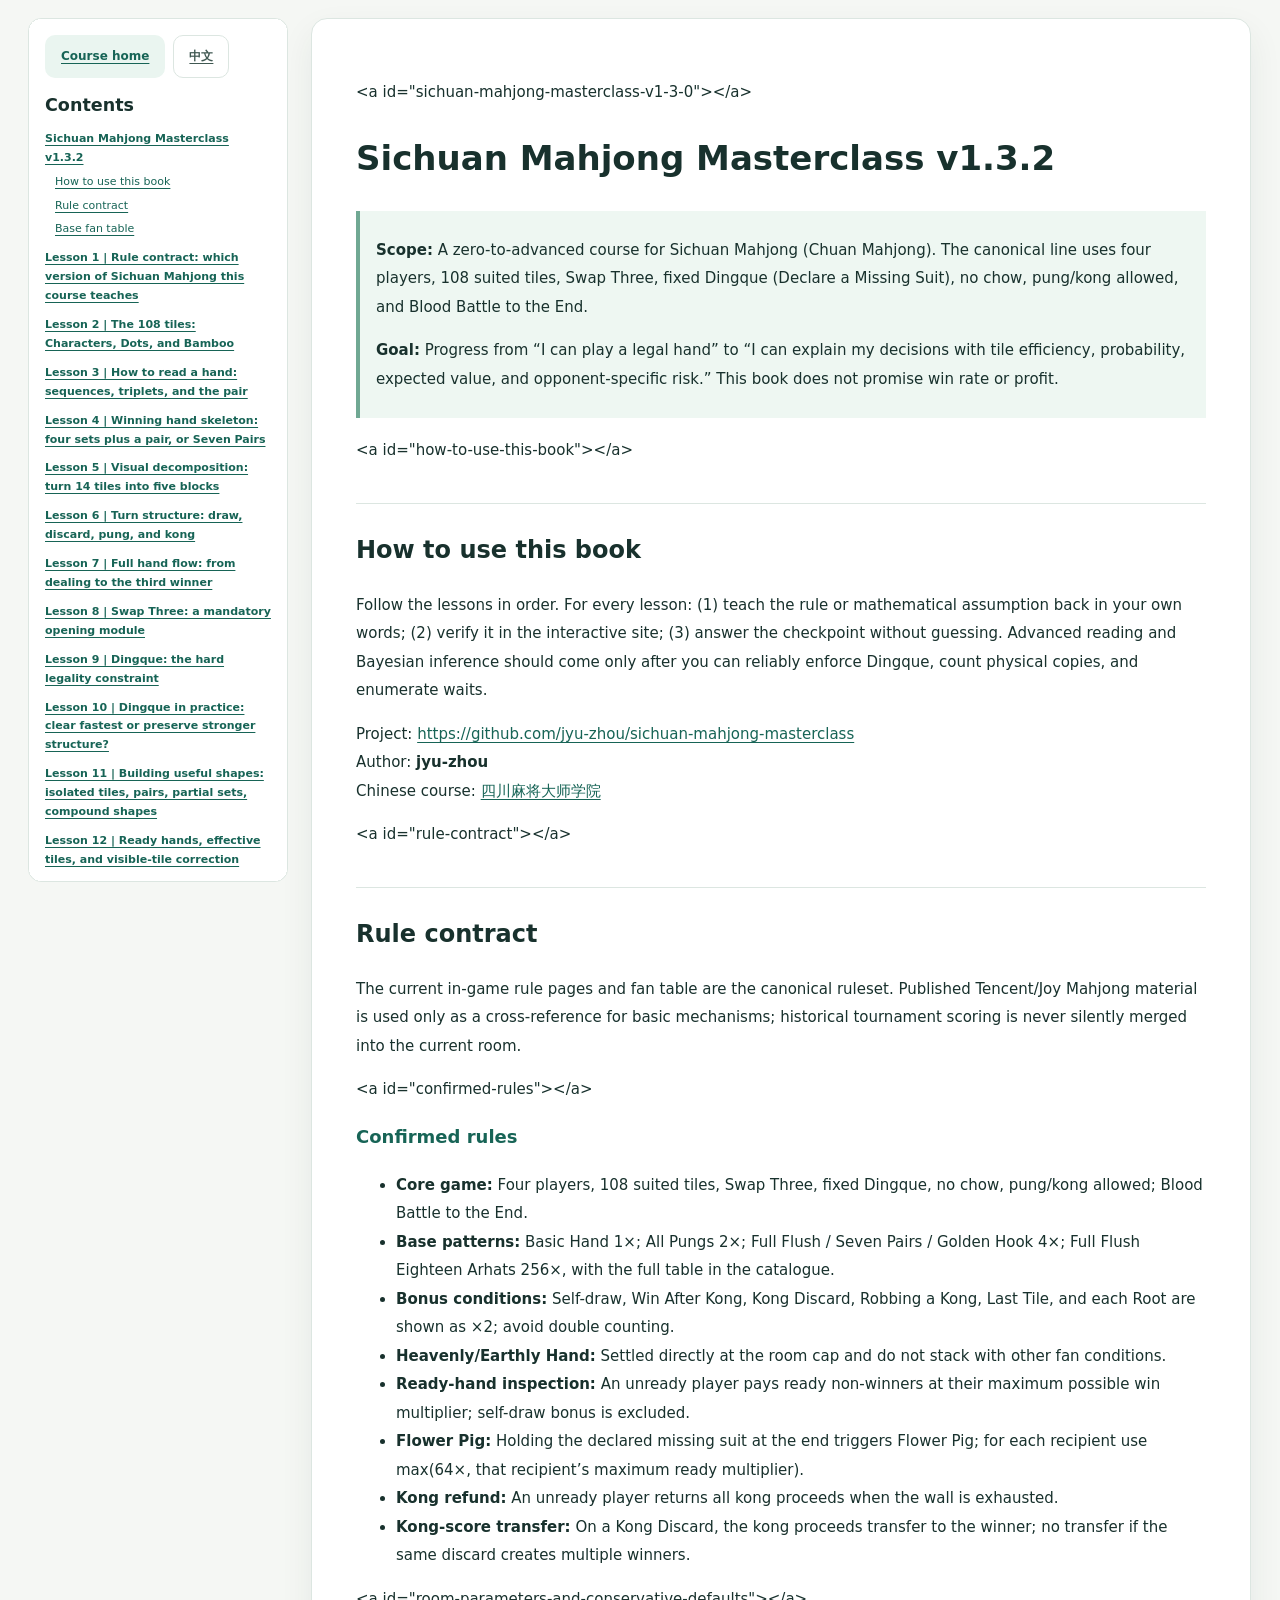
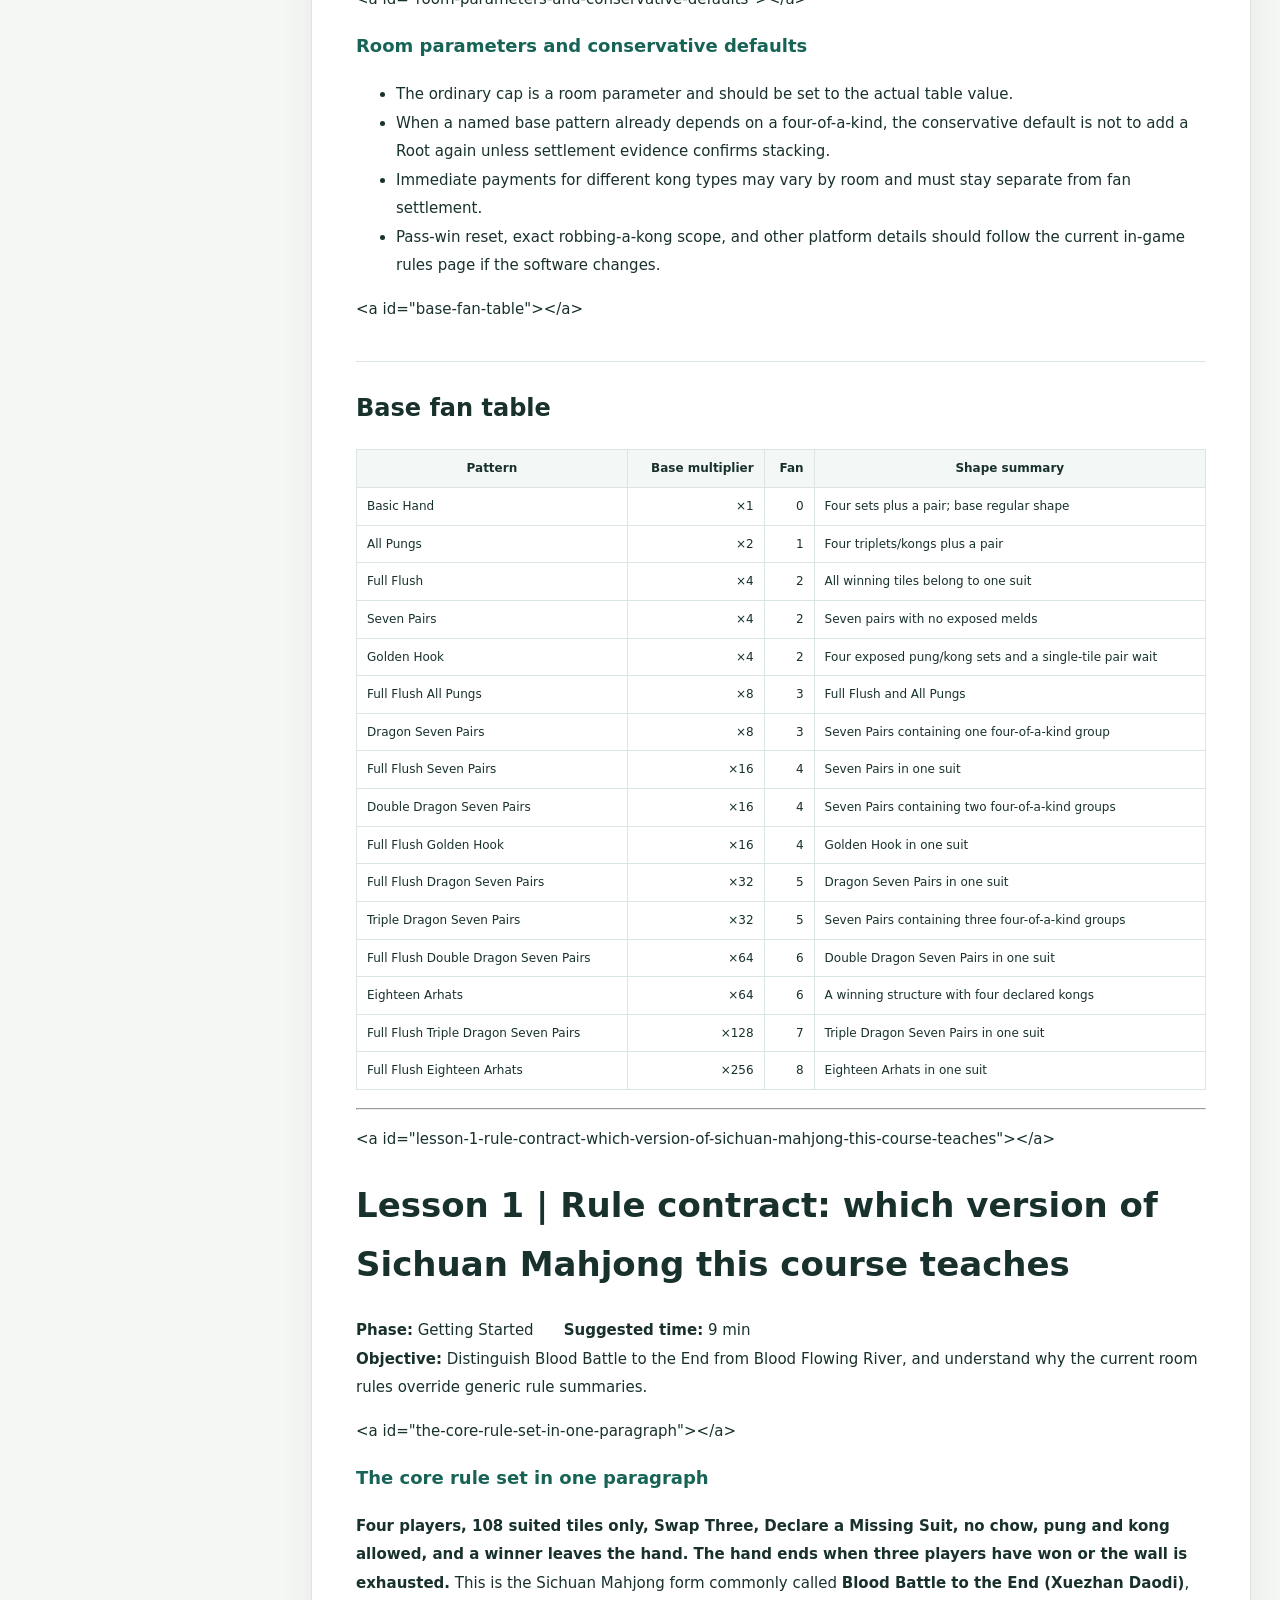
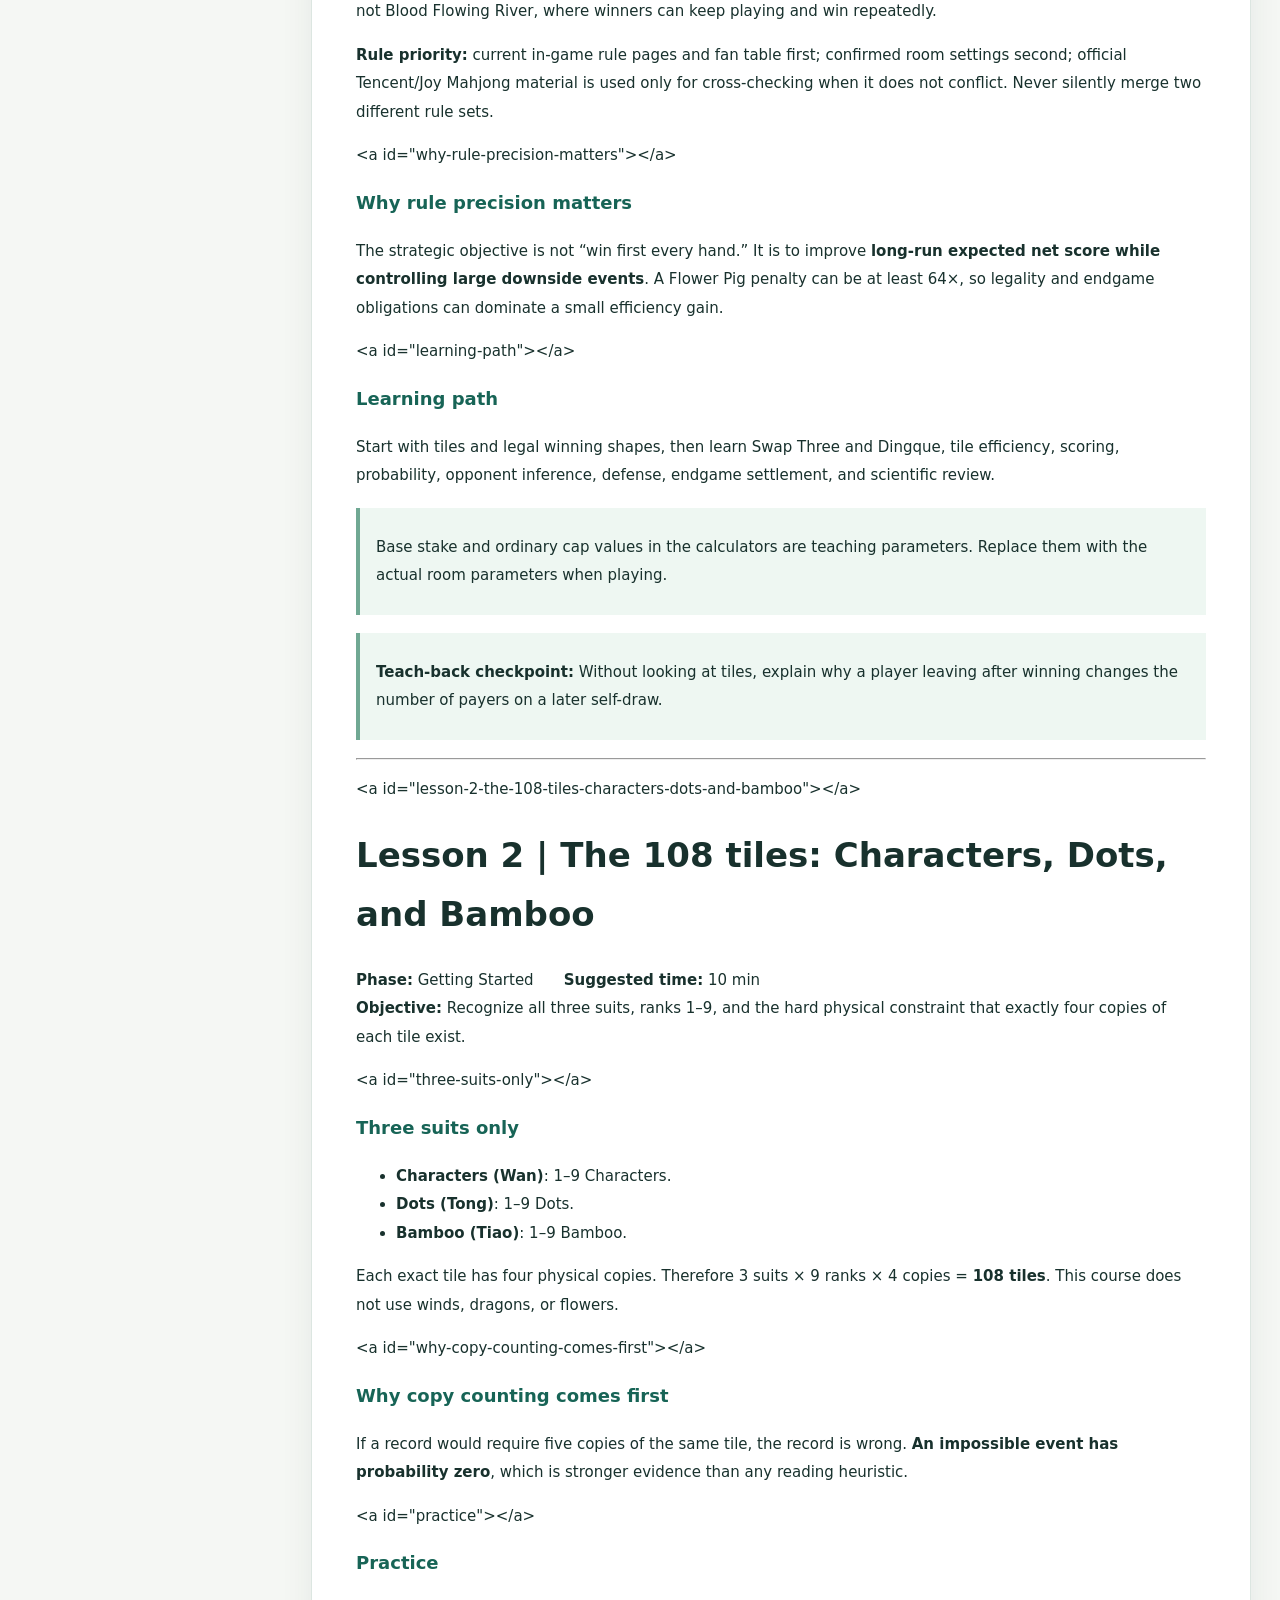
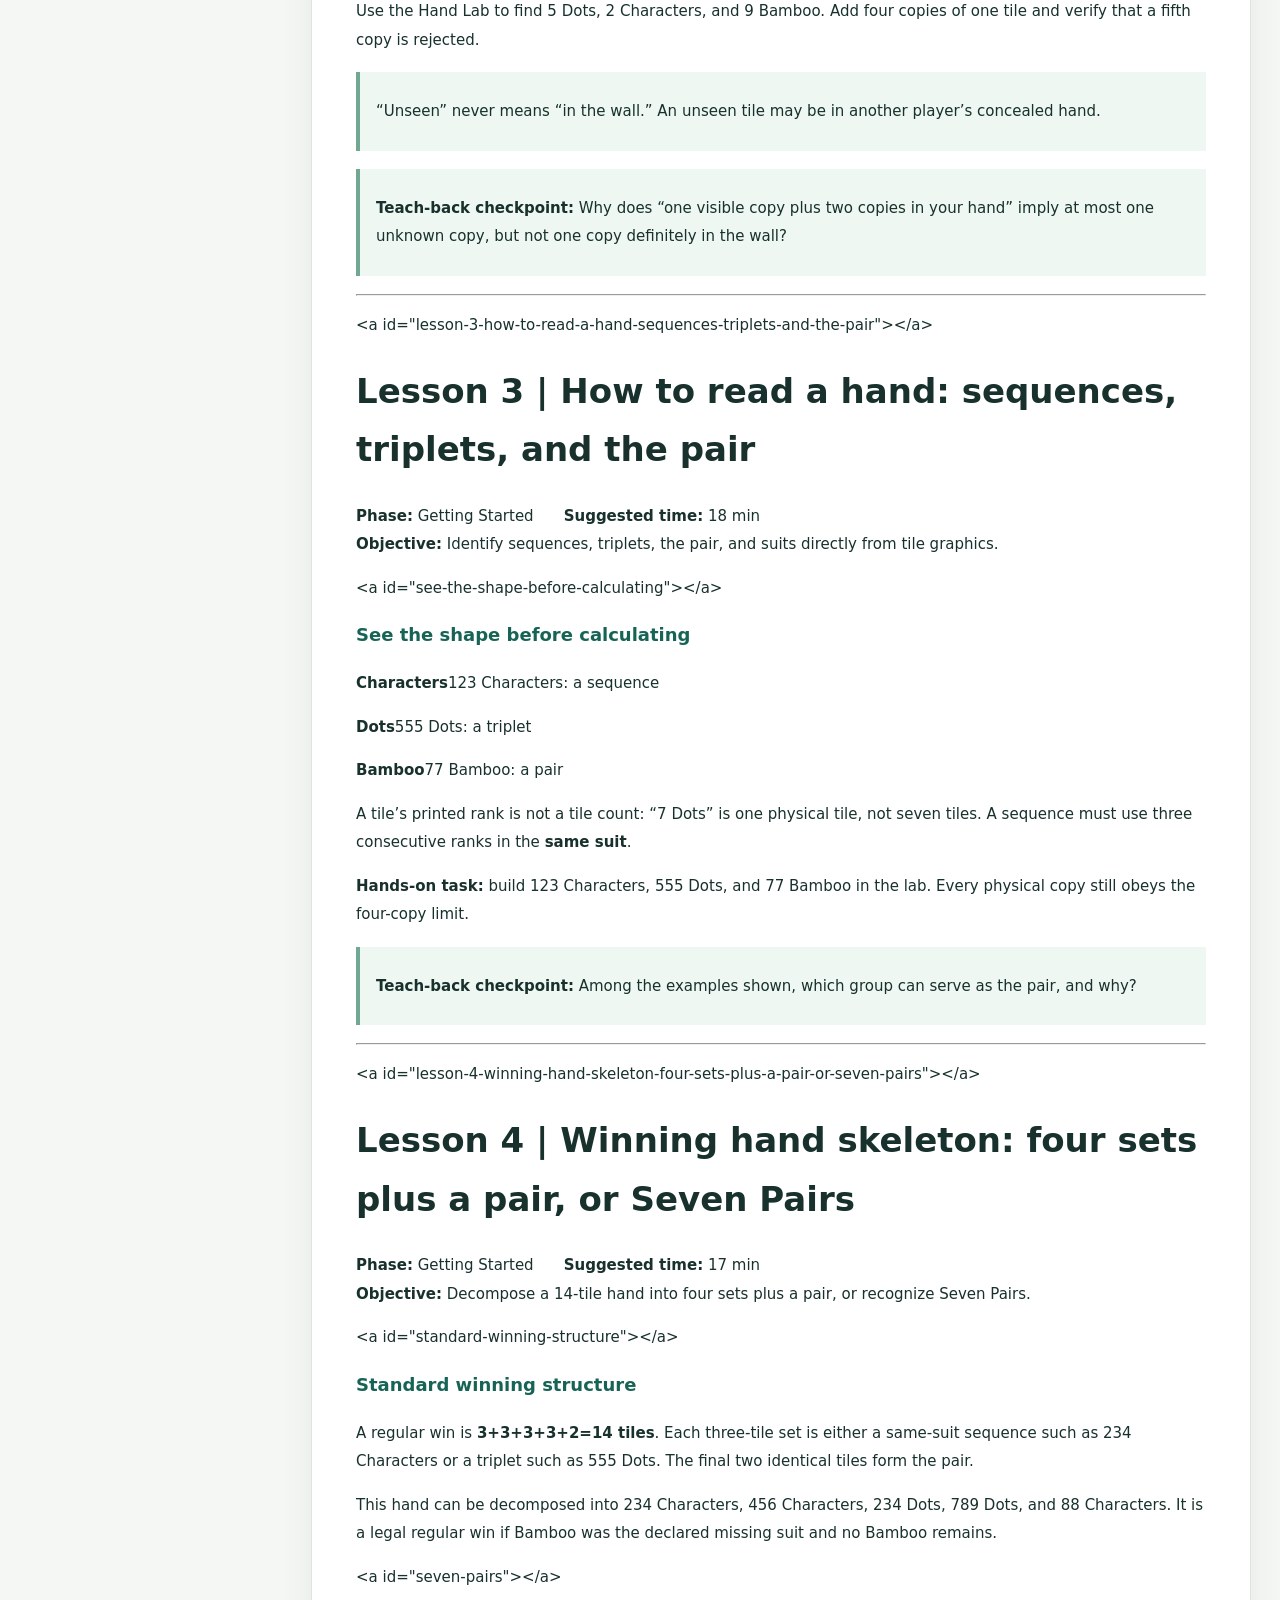
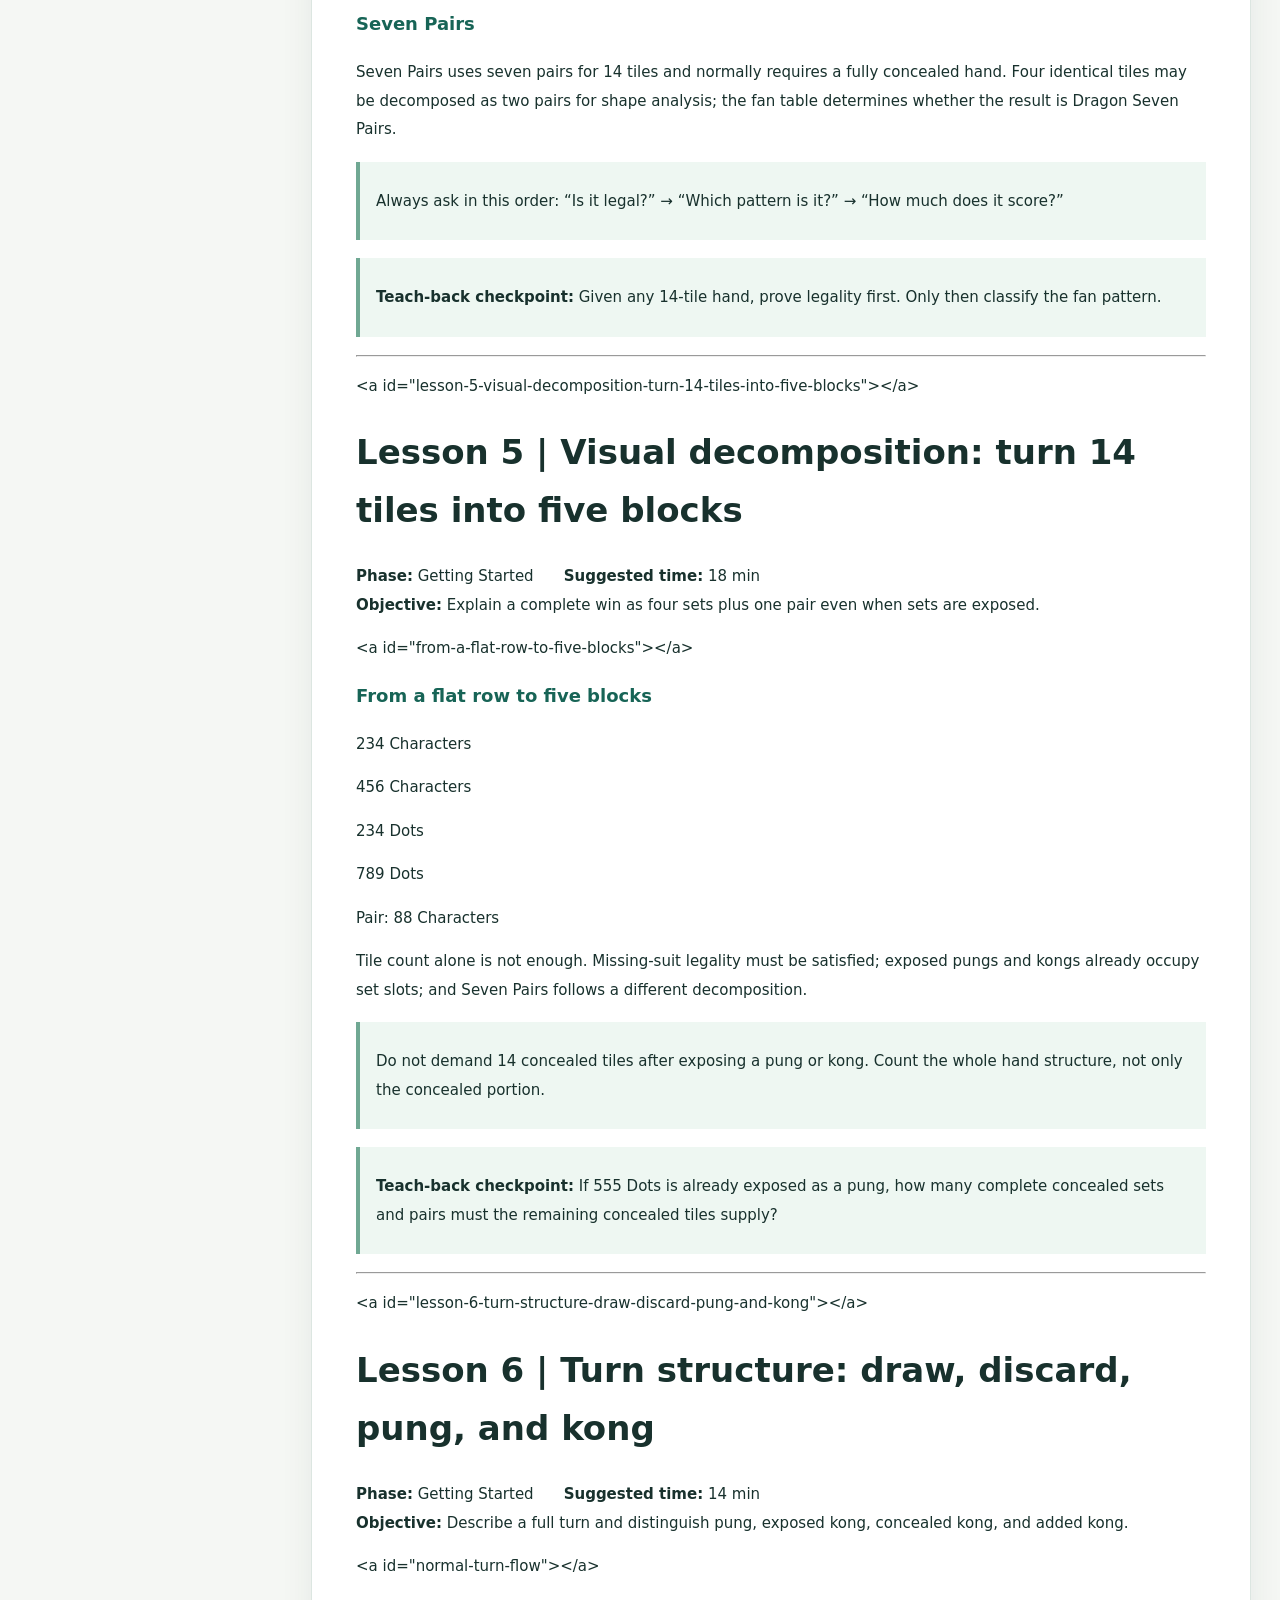
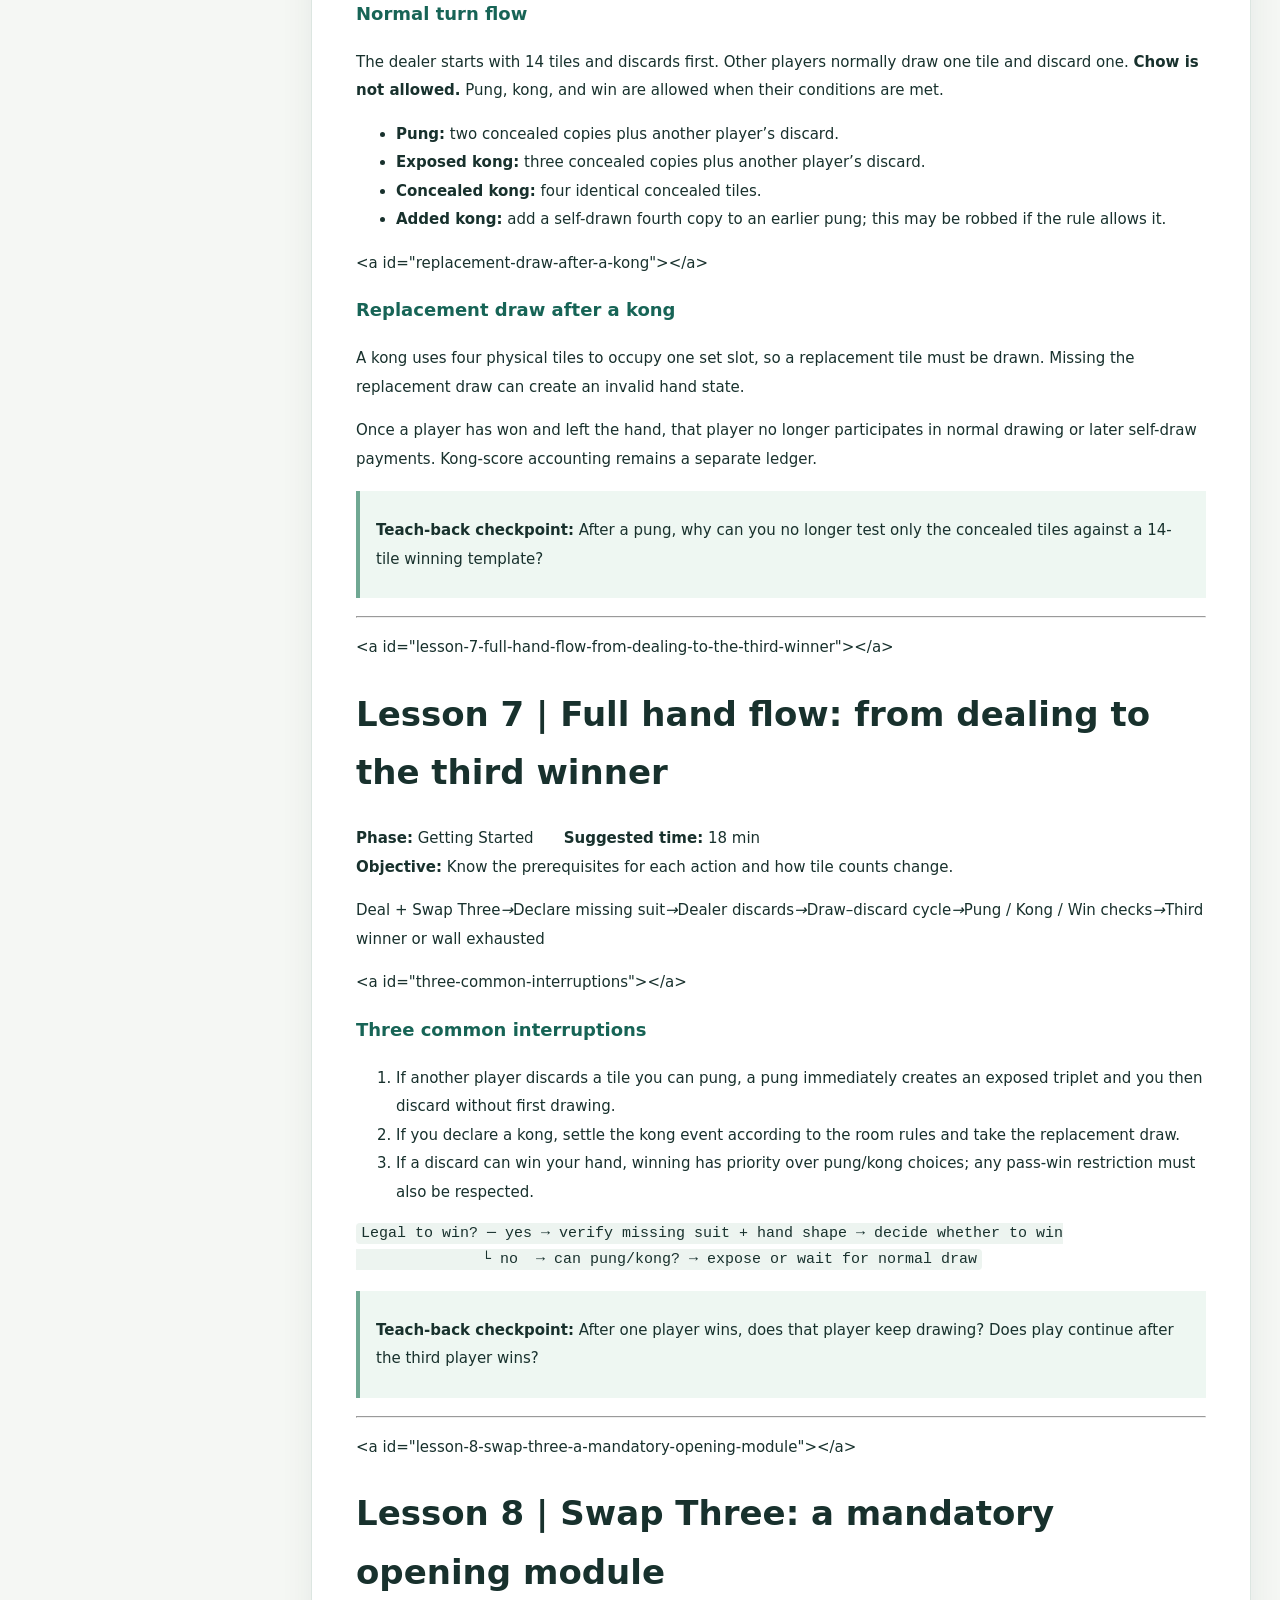
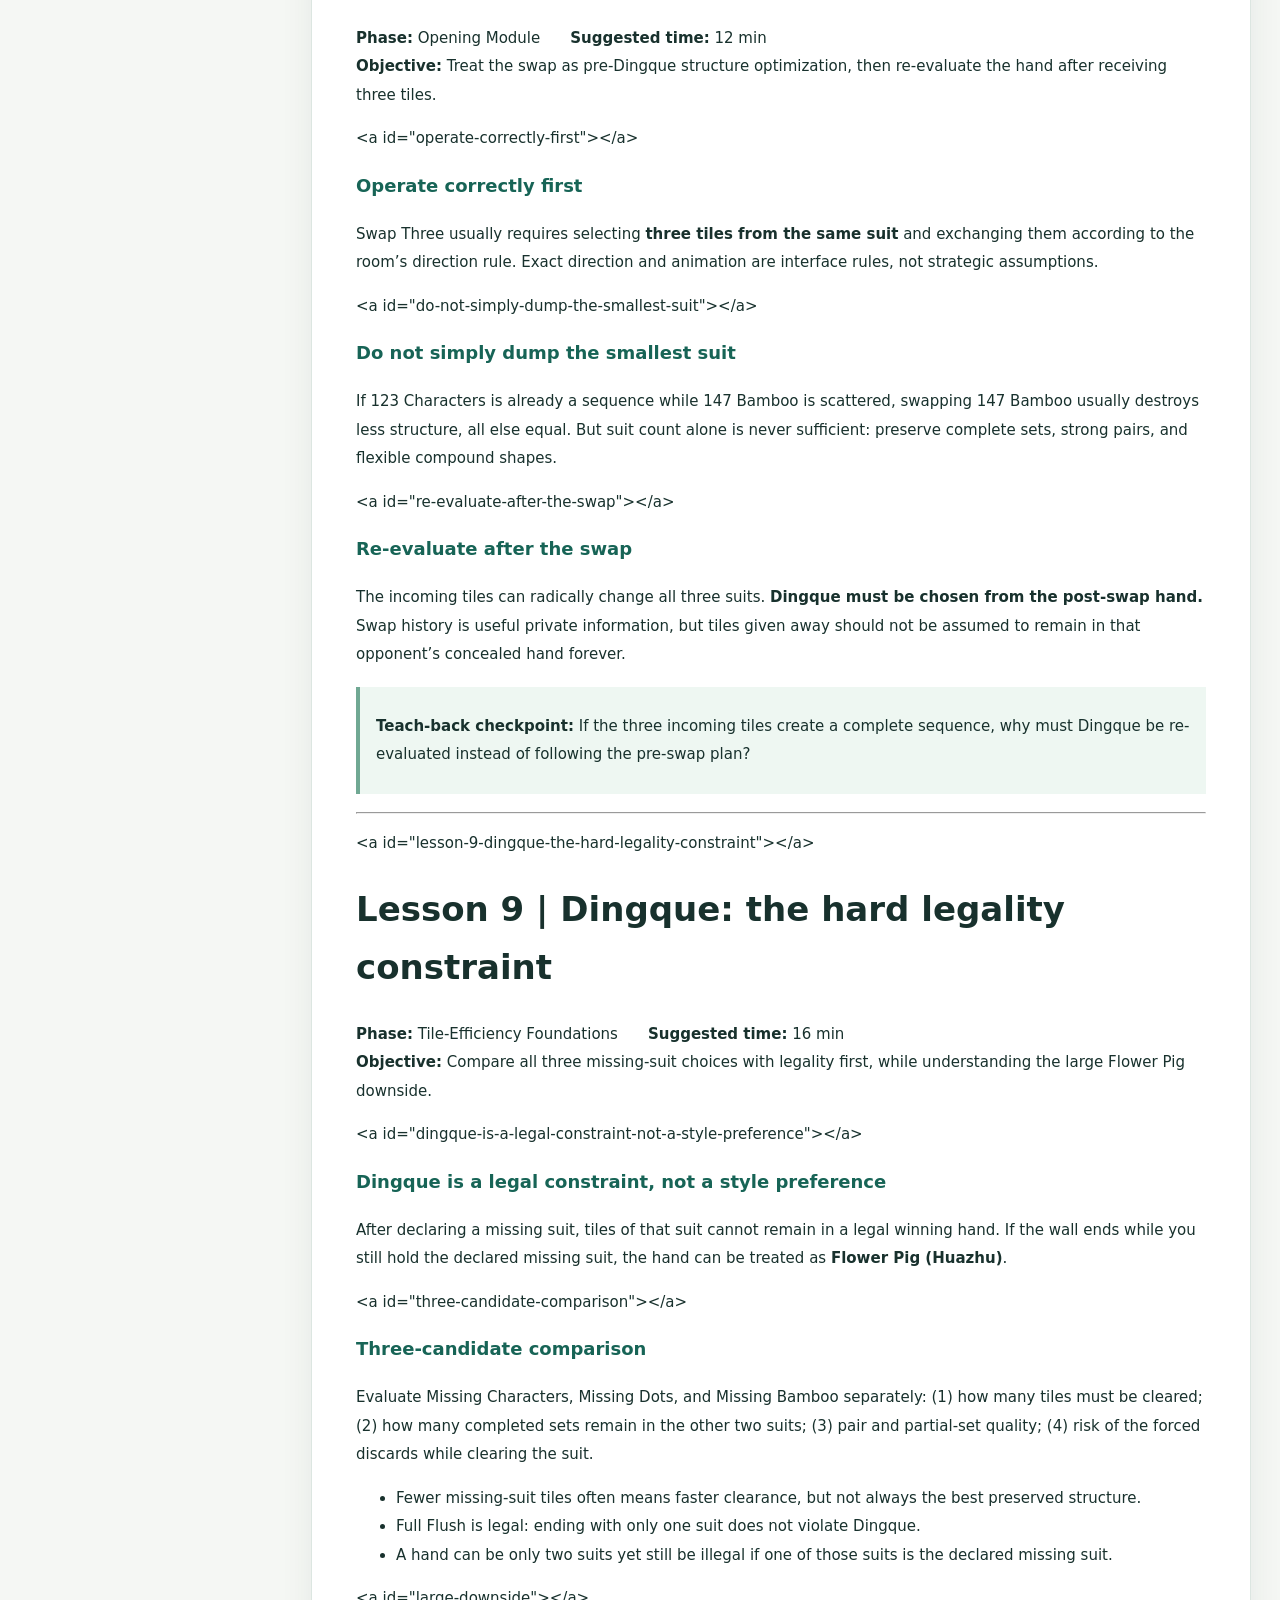
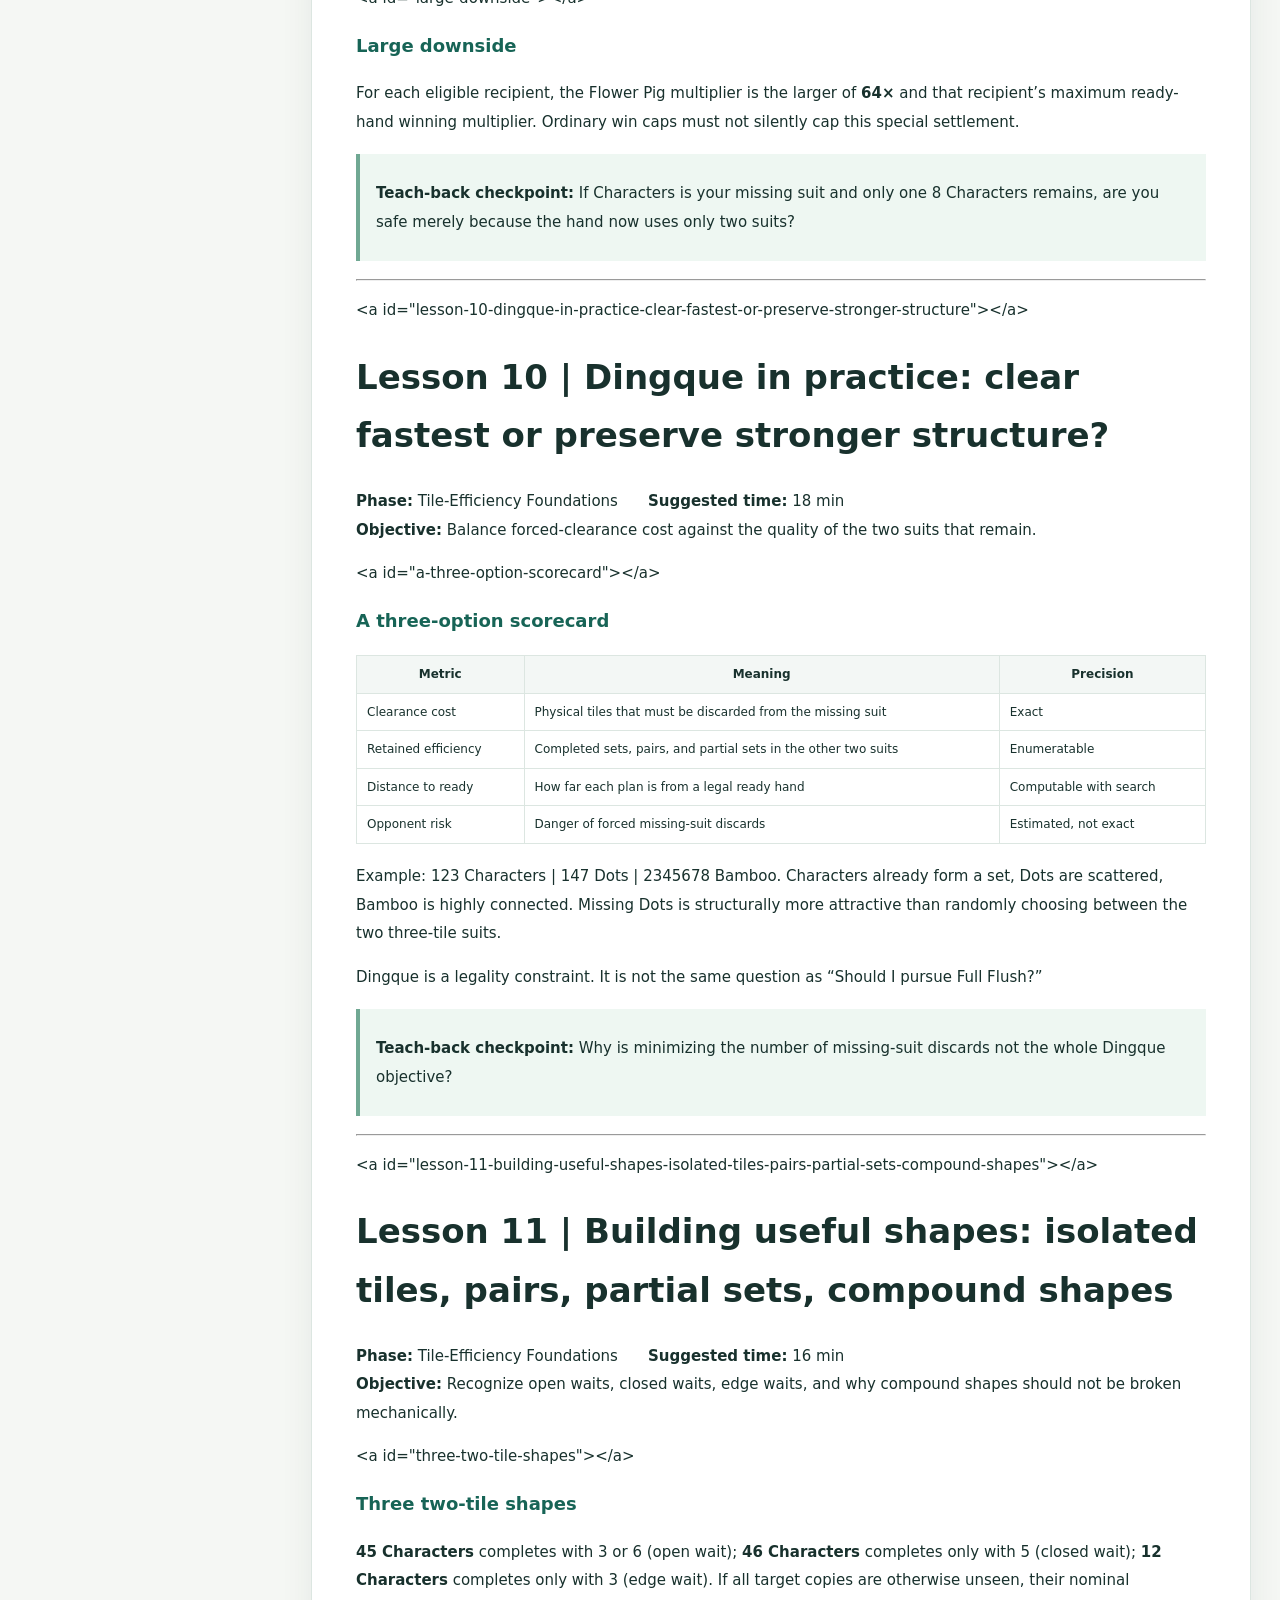
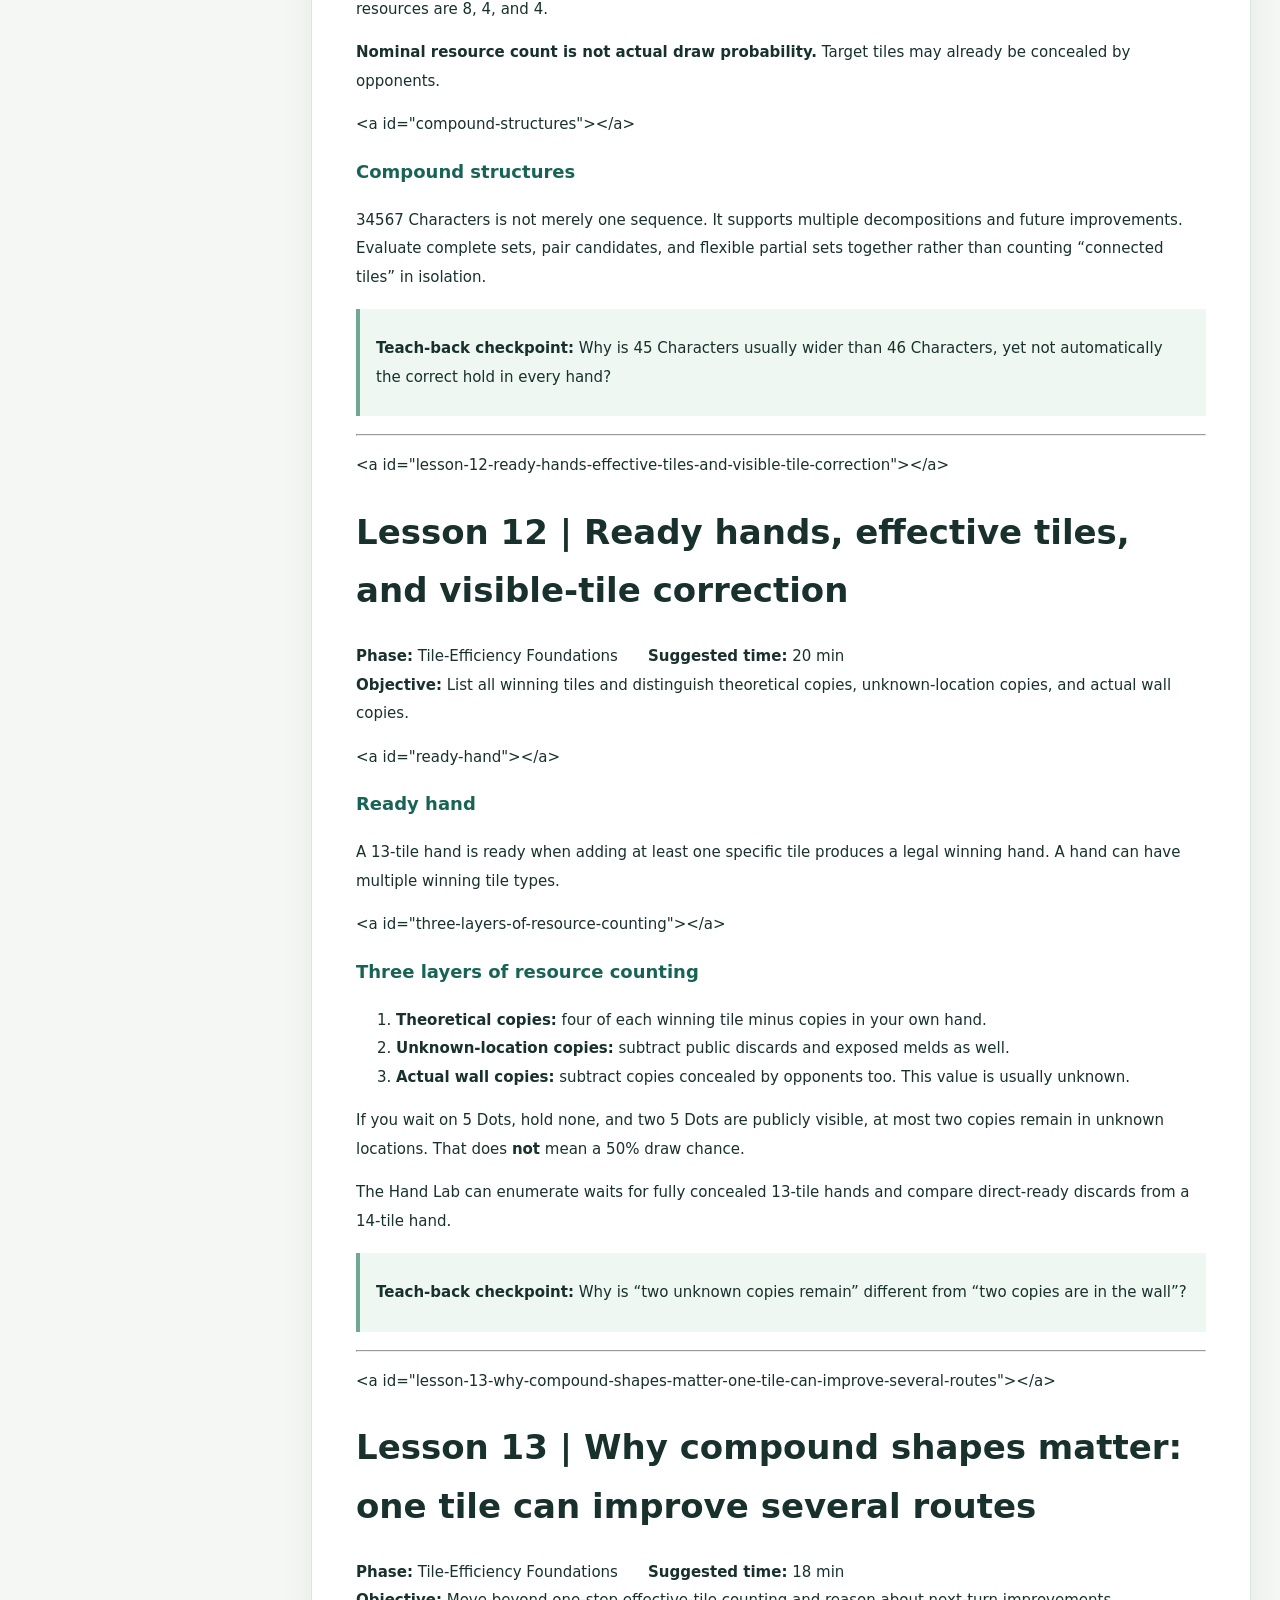
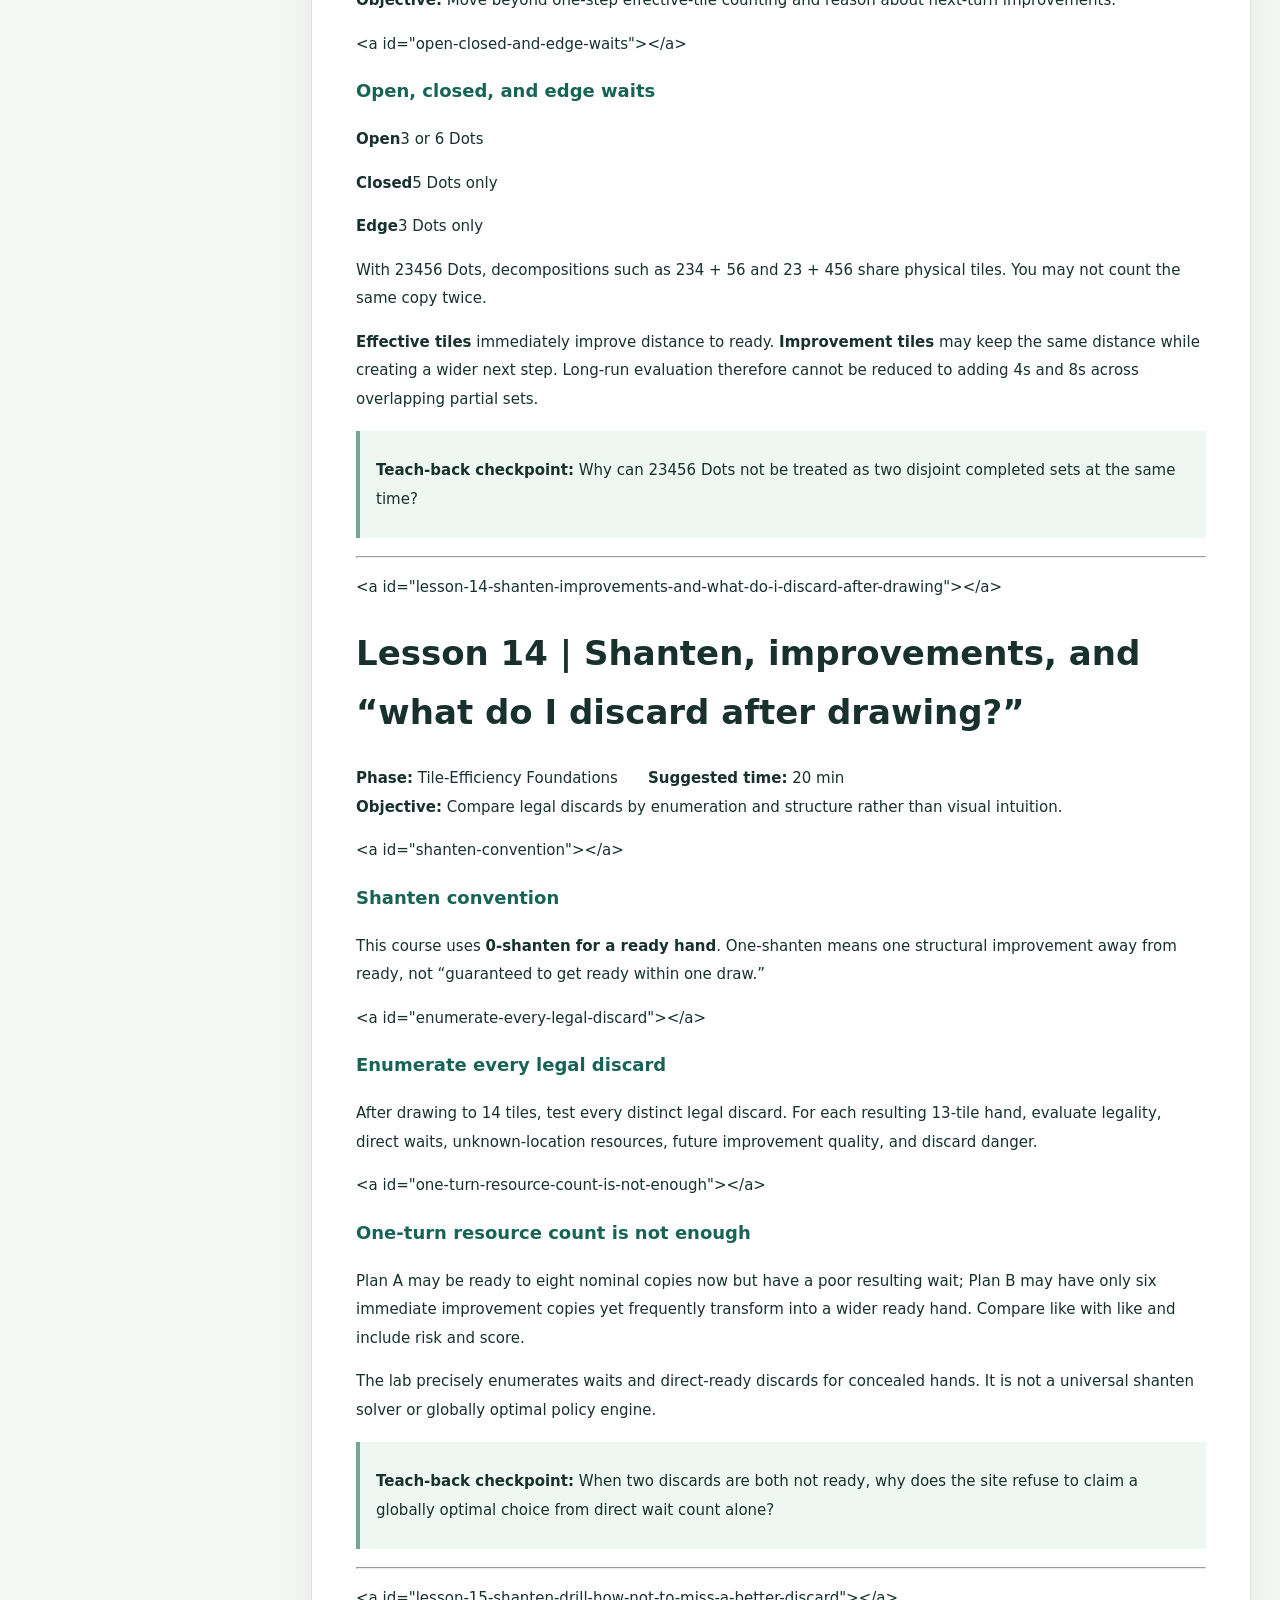
<file: en/textbook.html>
<!doctype html><html lang="en"><head><meta charset="utf-8"><meta name="viewport" content="width=device-width,initial-scale=1"><title>Sichuan Mahjong Masterclass v1.3.2</title><link rel="stylesheet" href="../assets/app.css"><style>.book-shell{display:grid;grid-template-columns:260px 1fr;gap:22px;max-width:1260px;margin:0 auto;padding:18px}.toc{position:sticky;top:18px;align-self:start;max-height:calc(100vh - 36px);overflow:auto;background:white;border:1px solid var(--line);border-radius:13px;padding:16px}.toc h3{margin:0 0 10px}.toc ul{list-style:none;padding:0;margin:0}.toc li{margin:5px 0;font-size:11px}.toc-l1{font-weight:750;margin-top:10px!important}.toc-l2{padding-left:10px}.book-actions{display:flex;gap:8px;flex-wrap:wrap;margin-bottom:12px}@media(max-width:880px){.book-shell{grid-template-columns:1fr;padding:0}.toc{position:static;max-height:340px;border-radius:0}.textbook{margin:0}}</style></head><body><div class="book-shell"><aside class="toc"><div class="book-actions"><a class="btn soft" href="index.html">Course home</a><a class="btn outline" href="../textbook.html">中文</a></div><h3>Contents</h3><ul><li class="toc-l1"><a href="#sichuan-mahjong-masterclass-v1-3-0">Sichuan Mahjong Masterclass v1.3.2</a></li><li class="toc-l2"><a href="#how-to-use-this-book">How to use this book</a></li><li class="toc-l2"><a href="#rule-contract">Rule contract</a></li><li class="toc-l2"><a href="#base-fan-table">Base fan table</a></li><li class="toc-l1"><a href="#lesson-1-rule-contract-which-version-of-sichuan-mahjong-this-course-teaches">Lesson 1 | Rule contract: which version of Sichuan Mahjong this course teaches</a></li><li class="toc-l1"><a href="#lesson-2-the-108-tiles-characters-dots-and-bamboo">Lesson 2 | The 108 tiles: Characters, Dots, and Bamboo</a></li><li class="toc-l1"><a href="#lesson-3-how-to-read-a-hand-sequences-triplets-and-the-pair">Lesson 3 | How to read a hand: sequences, triplets, and the pair</a></li><li class="toc-l1"><a href="#lesson-4-winning-hand-skeleton-four-sets-plus-a-pair-or-seven-pairs">Lesson 4 | Winning hand skeleton: four sets plus a pair, or Seven Pairs</a></li><li class="toc-l1"><a href="#lesson-5-visual-decomposition-turn-14-tiles-into-five-blocks">Lesson 5 | Visual decomposition: turn 14 tiles into five blocks</a></li><li class="toc-l1"><a href="#lesson-6-turn-structure-draw-discard-pung-and-kong">Lesson 6 | Turn structure: draw, discard, pung, and kong</a></li><li class="toc-l1"><a href="#lesson-7-full-hand-flow-from-dealing-to-the-third-winner">Lesson 7 | Full hand flow: from dealing to the third winner</a></li><li class="toc-l1"><a href="#lesson-8-swap-three-a-mandatory-opening-module">Lesson 8 | Swap Three: a mandatory opening module</a></li><li class="toc-l1"><a href="#lesson-9-dingque-the-hard-legality-constraint">Lesson 9 | Dingque: the hard legality constraint</a></li><li class="toc-l1"><a href="#lesson-10-dingque-in-practice-clear-fastest-or-preserve-stronger-structure">Lesson 10 | Dingque in practice: clear fastest or preserve stronger structure?</a></li><li class="toc-l1"><a href="#lesson-11-building-useful-shapes-isolated-tiles-pairs-partial-sets-compound-shapes">Lesson 11 | Building useful shapes: isolated tiles, pairs, partial sets, compound shapes</a></li><li class="toc-l1"><a href="#lesson-12-ready-hands-effective-tiles-and-visible-tile-correction">Lesson 12 | Ready hands, effective tiles, and visible-tile correction</a></li><li class="toc-l1"><a href="#lesson-13-why-compound-shapes-matter-one-tile-can-improve-several-routes">Lesson 13 | Why compound shapes matter: one tile can improve several routes</a></li><li class="toc-l1"><a href="#lesson-14-shanten-improvements-and-what-do-i-discard-after-drawing">Lesson 14 | Shanten, improvements, and “what do I discard after drawing?”</a></li><li class="toc-l1"><a href="#lesson-15-shanten-drill-how-not-to-miss-a-better-discard">Lesson 15 | Shanten drill: how not to miss a better discard</a></li><li class="toc-l1"><a href="#lesson-16-fans-and-multipliers-keep-the-scoring-layers-separate">Lesson 16 | Fans and multipliers: keep the scoring layers separate</a></li><li class="toc-l1"><a href="#lesson-17-base-fan-catalogue-i-0-to-8-fan">Lesson 17 | Base fan catalogue I: 0 to 8 fan</a></li><li class="toc-l1"><a href="#lesson-18-fan-catalogue-ii-bonus-2-conditions-non-stackable-hands-and-double-counting">Lesson 18 | Fan catalogue II: bonus ×2 conditions, non-stackable hands, and double counting</a></li><li class="toc-l1"><a href="#lesson-19-pung-and-kong-decisions-five-ledgers-not-one">Lesson 19 | Pung and kong decisions: five ledgers, not one</a></li><li class="toc-l1"><a href="#lesson-20-kong-accounting-four-similar-events-four-separate-books">Lesson 20 | Kong accounting: four similar events, four separate books</a></li><li class="toc-l1"><a href="#lesson-21-why-win-fast-versus-chase-value-can-reverse">Lesson 21 | Why “win fast” versus “chase value” can reverse</a></li><li class="toc-l1"><a href="#lesson-22-probability-i-wall-composition-and-the-hypergeometric-model">Lesson 22 | Probability I: wall composition and the hypergeometric model</a></li><li class="toc-l1"><a href="#lesson-23-from-physical-copies-to-probability-derive-the-sample-space">Lesson 23 | From physical copies to probability: derive the sample space</a></li><li class="toc-l1"><a href="#lesson-24-probability-ii-conditional-inference-and-dynamic-hand-reading">Lesson 24 | Probability II: conditional inference and dynamic hand reading</a></li><li class="toc-l1"><a href="#lesson-25-hidden-information-and-bayes-reading-is-not-mind-reading">Lesson 25 | Hidden information and Bayes: reading is not mind-reading</a></li><li class="toc-l1"><a href="#lesson-26-per-opponent-defense-and-break-even-risk">Lesson 26 | Per-opponent defense and break-even risk</a></li><li class="toc-l1"><a href="#lesson-27-risk-ledger-who-can-win-how-much-and-who-pays">Lesson 27 | Risk ledger: who can win, how much, and who pays?</a></li><li class="toc-l1"><a href="#lesson-28-four-special-settlements-flower-pig-ready-hand-inspection-kong-refund-and-kong-score-transfer">Lesson 28 | Four special settlements: Flower Pig, ready-hand inspection, kong refund, and kong-score transfer</a></li><li class="toc-l1"><a href="#lesson-29-endgame-accounting-in-practice">Lesson 29 | Endgame accounting in practice</a></li><li class="toc-l1"><a href="#lesson-30-full-hand-timeline-revise-strategy-from-opening-to-the-last-tile">Lesson 30 | Full-hand timeline: revise strategy from opening to the last tile</a></li><li class="toc-l1"><a href="#lesson-31-when-two-players-have-already-won-re-optimize-the-remaining-game">Lesson 31 | When two players have already won: re-optimize the remaining game</a></li><li class="toc-l1"><a href="#lesson-32-continuous-reading-lab-forced-missing-suit-discards-versus-voluntary-shape-breaks">Lesson 32 | Continuous reading lab: forced missing-suit discards versus voluntary shape breaks</a></li><li class="toc-l1"><a href="#lesson-33-the-twelve-question-master-checklist-and-scientific-review">Lesson 33 | The twelve-question master checklist and scientific review</a></li><li class="toc-l1"><a href="#lesson-34-scientific-review-calibration-instead-of-hindsight">Lesson 34 | Scientific review: calibration instead of hindsight</a></li><li class="toc-l1"><a href="#appendix-a-mathematical-toolkit">Appendix A | Mathematical toolkit</a></li><li class="toc-l2"><a href="#a-1-physical-copy-conservation">A.1 Physical copy conservation</a></li><li class="toc-l2"><a href="#a-2-sampling-without-replacement">A.2 Sampling without replacement</a></li><li class="toc-l2"><a href="#a-3-bayesian-updating">A.3 Bayesian updating</a></li><li class="toc-l2"><a href="#a-4-break-even-risk">A.4 Break-even risk</a></li><li class="toc-l1"><a href="#appendix-b-twelve-questions-after-every-draw">Appendix B | Twelve questions after every draw</a></li><li class="toc-l1"><a href="#appendix-c-12-week-curriculum">Appendix C | 12-week curriculum</a></li><li class="toc-l1"><a href="#appendix-d-glossary">Appendix D | Glossary</a></li><li class="toc-l1"><a href="#appendix-e-research-boundary-and-responsible-use">Appendix E | Research boundary and responsible use</a></li></ul><p class="small"><a href="https://github.com/jyu-zhou/sichuan-mahjong-masterclass">Source repository</a><br>Author: jyu-zhou</p></aside><main class="textbook"><p>&lt;a id=&quot;sichuan-mahjong-masterclass-v1-3-0&quot;&gt;&lt;/a&gt;</p>
<h1>Sichuan Mahjong Masterclass v1.3.2</h1>
<blockquote>
<p><strong>Scope:</strong> A zero-to-advanced course for Sichuan Mahjong (Chuan Mahjong). The canonical line uses four players, 108 suited tiles, Swap Three, fixed Dingque (Declare a Missing Suit), no chow, pung/kong allowed, and Blood Battle to the End.</p>
<p><strong>Goal:</strong> Progress from “I can play a legal hand” to “I can explain my decisions with tile efficiency, probability, expected value, and opponent-specific risk.” This book does not promise win rate or profit.</p>
</blockquote>
<p>&lt;a id=&quot;how-to-use-this-book&quot;&gt;&lt;/a&gt;</p>
<h2>How to use this book</h2>
<p>Follow the lessons in order. For every lesson: (1) teach the rule or mathematical assumption back in your own words; (2) verify it in the interactive site; (3) answer the checkpoint without guessing. Advanced reading and Bayesian inference should come only after you can reliably enforce Dingque, count physical copies, and enumerate waits.</p>
<p>Project: <a href="https://github.com/jyu-zhou/sichuan-mahjong-masterclass">https://github.com/jyu-zhou/sichuan-mahjong-masterclass</a><br />
Author: <strong>jyu-zhou</strong><br />
Chinese course: <a href="https://jyu-zhou.github.io/sichuan-mahjong-masterclass/">四川麻将大师学院</a></p>
<p>&lt;a id=&quot;rule-contract&quot;&gt;&lt;/a&gt;</p>
<h2>Rule contract</h2>
<p>The current in-game rule pages and fan table are the canonical ruleset. Published Tencent/Joy Mahjong material is used only as a cross-reference for basic mechanisms; historical tournament scoring is never silently merged into the current room.</p>
<p>&lt;a id=&quot;confirmed-rules&quot;&gt;&lt;/a&gt;</p>
<h3>Confirmed rules</h3>
<ul>
<li><strong>Core game:</strong> Four players, 108 suited tiles, Swap Three, fixed Dingque, no chow, pung/kong allowed; Blood Battle to the End.</li>
<li><strong>Base patterns:</strong> Basic Hand 1×; All Pungs 2×; Full Flush / Seven Pairs / Golden Hook 4×; Full Flush Eighteen Arhats 256×, with the full table in the catalogue.</li>
<li><strong>Bonus conditions:</strong> Self-draw, Win After Kong, Kong Discard, Robbing a Kong, Last Tile, and each Root are shown as ×2; avoid double counting.</li>
<li><strong>Heavenly/Earthly Hand:</strong> Settled directly at the room cap and do not stack with other fan conditions.</li>
<li><strong>Ready-hand inspection:</strong> An unready player pays ready non-winners at their maximum possible win multiplier; self-draw bonus is excluded.</li>
<li><strong>Flower Pig:</strong> Holding the declared missing suit at the end triggers Flower Pig; for each recipient use max(64×, that recipient’s maximum ready multiplier).</li>
<li><strong>Kong refund:</strong> An unready player returns all kong proceeds when the wall is exhausted.</li>
<li><strong>Kong-score transfer:</strong> On a Kong Discard, the kong proceeds transfer to the winner; no transfer if the same discard creates multiple winners.</li>
</ul>
<p>&lt;a id=&quot;room-parameters-and-conservative-defaults&quot;&gt;&lt;/a&gt;</p>
<h3>Room parameters and conservative defaults</h3>
<ul>
<li>The ordinary cap is a room parameter and should be set to the actual table value.</li>
<li>When a named base pattern already depends on a four-of-a-kind, the conservative default is not to add a Root again unless settlement evidence confirms stacking.</li>
<li>Immediate payments for different kong types may vary by room and must stay separate from fan settlement.</li>
<li>Pass-win reset, exact robbing-a-kong scope, and other platform details should follow the current in-game rules page if the software changes.</li>
</ul>
<p>&lt;a id=&quot;base-fan-table&quot;&gt;&lt;/a&gt;</p>
<h2>Base fan table</h2>
<table>
<thead>
<tr>
  <th>Pattern</th>
  <th style="text-align:right">Base multiplier</th>
  <th style="text-align:right">Fan</th>
  <th>Shape summary</th>
</tr>
</thead>
<tbody>
<tr>
  <td>Basic Hand</td>
  <td style="text-align:right">×1</td>
  <td style="text-align:right">0</td>
  <td>Four sets plus a pair; base regular shape</td>
</tr>
<tr>
  <td>All Pungs</td>
  <td style="text-align:right">×2</td>
  <td style="text-align:right">1</td>
  <td>Four triplets/kongs plus a pair</td>
</tr>
<tr>
  <td>Full Flush</td>
  <td style="text-align:right">×4</td>
  <td style="text-align:right">2</td>
  <td>All winning tiles belong to one suit</td>
</tr>
<tr>
  <td>Seven Pairs</td>
  <td style="text-align:right">×4</td>
  <td style="text-align:right">2</td>
  <td>Seven pairs with no exposed melds</td>
</tr>
<tr>
  <td>Golden Hook</td>
  <td style="text-align:right">×4</td>
  <td style="text-align:right">2</td>
  <td>Four exposed pung/kong sets and a single-tile pair wait</td>
</tr>
<tr>
  <td>Full Flush All Pungs</td>
  <td style="text-align:right">×8</td>
  <td style="text-align:right">3</td>
  <td>Full Flush and All Pungs</td>
</tr>
<tr>
  <td>Dragon Seven Pairs</td>
  <td style="text-align:right">×8</td>
  <td style="text-align:right">3</td>
  <td>Seven Pairs containing one four-of-a-kind group</td>
</tr>
<tr>
  <td>Full Flush Seven Pairs</td>
  <td style="text-align:right">×16</td>
  <td style="text-align:right">4</td>
  <td>Seven Pairs in one suit</td>
</tr>
<tr>
  <td>Double Dragon Seven Pairs</td>
  <td style="text-align:right">×16</td>
  <td style="text-align:right">4</td>
  <td>Seven Pairs containing two four-of-a-kind groups</td>
</tr>
<tr>
  <td>Full Flush Golden Hook</td>
  <td style="text-align:right">×16</td>
  <td style="text-align:right">4</td>
  <td>Golden Hook in one suit</td>
</tr>
<tr>
  <td>Full Flush Dragon Seven Pairs</td>
  <td style="text-align:right">×32</td>
  <td style="text-align:right">5</td>
  <td>Dragon Seven Pairs in one suit</td>
</tr>
<tr>
  <td>Triple Dragon Seven Pairs</td>
  <td style="text-align:right">×32</td>
  <td style="text-align:right">5</td>
  <td>Seven Pairs containing three four-of-a-kind groups</td>
</tr>
<tr>
  <td>Full Flush Double Dragon Seven Pairs</td>
  <td style="text-align:right">×64</td>
  <td style="text-align:right">6</td>
  <td>Double Dragon Seven Pairs in one suit</td>
</tr>
<tr>
  <td>Eighteen Arhats</td>
  <td style="text-align:right">×64</td>
  <td style="text-align:right">6</td>
  <td>A winning structure with four declared kongs</td>
</tr>
<tr>
  <td>Full Flush Triple Dragon Seven Pairs</td>
  <td style="text-align:right">×128</td>
  <td style="text-align:right">7</td>
  <td>Triple Dragon Seven Pairs in one suit</td>
</tr>
<tr>
  <td>Full Flush Eighteen Arhats</td>
  <td style="text-align:right">×256</td>
  <td style="text-align:right">8</td>
  <td>Eighteen Arhats in one suit</td>
</tr>
</tbody>
</table>
<hr />
<p>&lt;a id=&quot;lesson-1-rule-contract-which-version-of-sichuan-mahjong-this-course-teaches&quot;&gt;&lt;/a&gt;</p>
<h1>Lesson 1 | Rule contract: which version of Sichuan Mahjong this course teaches</h1>
<p><strong>Phase:</strong> Getting Started　　<strong>Suggested time:</strong> 9 min<br />
<strong>Objective:</strong> Distinguish Blood Battle to the End from Blood Flowing River, and understand why the current room rules override generic rule summaries.</p>
<p>&lt;a id=&quot;the-core-rule-set-in-one-paragraph&quot;&gt;&lt;/a&gt;</p>
<h3>The core rule set in one paragraph</h3>
<p><strong>Four players, 108 suited tiles only, Swap Three, Declare a Missing Suit, no chow, pung and kong allowed, and a winner leaves the hand. The hand ends when three players have won or the wall is exhausted.</strong> This is the Sichuan Mahjong form commonly called <strong>Blood Battle to the End (Xuezhan Daodi)</strong>, not Blood Flowing River, where winners can keep playing and win repeatedly.</p>
<p><strong>Rule priority:</strong> current in-game rule pages and fan table first; confirmed room settings second; official Tencent/Joy Mahjong material is used only for cross-checking when it does not conflict. Never silently merge two different rule sets.</p>
<p>&lt;a id=&quot;why-rule-precision-matters&quot;&gt;&lt;/a&gt;</p>
<h3>Why rule precision matters</h3>
<p>The strategic objective is not “win first every hand.” It is to improve <strong>long-run expected net score while controlling large downside events</strong>. A Flower Pig penalty can be at least 64×, so legality and endgame obligations can dominate a small efficiency gain.</p>
<p>&lt;a id=&quot;learning-path&quot;&gt;&lt;/a&gt;</p>
<h3>Learning path</h3>
<p>Start with tiles and legal winning shapes, then learn Swap Three and Dingque, tile efficiency, scoring, probability, opponent inference, defense, endgame settlement, and scientific review.</p>
<blockquote>
<p>Base stake and ordinary cap values in the calculators are teaching parameters. Replace them with the actual room parameters when playing.</p>
</blockquote>
<blockquote>
<p><strong>Teach-back checkpoint:</strong> Without looking at tiles, explain why a player leaving after winning changes the number of payers on a later self-draw.</p>
</blockquote>
<hr />
<p>&lt;a id=&quot;lesson-2-the-108-tiles-characters-dots-and-bamboo&quot;&gt;&lt;/a&gt;</p>
<h1>Lesson 2 | The 108 tiles: Characters, Dots, and Bamboo</h1>
<p><strong>Phase:</strong> Getting Started　　<strong>Suggested time:</strong> 10 min<br />
<strong>Objective:</strong> Recognize all three suits, ranks 1–9, and the hard physical constraint that exactly four copies of each tile exist.</p>
<p>&lt;a id=&quot;three-suits-only&quot;&gt;&lt;/a&gt;</p>
<h3>Three suits only</h3>
<ul>
<li><strong>Characters (Wan)</strong>: 1–9 Characters.</li>
<li><strong>Dots (Tong)</strong>: 1–9 Dots.</li>
<li><strong>Bamboo (Tiao)</strong>: 1–9 Bamboo.</li>
</ul>
<p>Each exact tile has four physical copies. Therefore 3 suits × 9 ranks × 4 copies = <strong>108 tiles</strong>. This course does not use winds, dragons, or flowers.</p>
<p>&lt;a id=&quot;why-copy-counting-comes-first&quot;&gt;&lt;/a&gt;</p>
<h3>Why copy counting comes first</h3>
<p>If a record would require five copies of the same tile, the record is wrong. <strong>An impossible event has probability zero</strong>, which is stronger evidence than any reading heuristic.</p>
<p>&lt;a id=&quot;practice&quot;&gt;&lt;/a&gt;</p>
<h3>Practice</h3>
<p>Use the Hand Lab to find 5 Dots, 2 Characters, and 9 Bamboo. Add four copies of one tile and verify that a fifth copy is rejected.</p>
<blockquote>
<p>“Unseen” never means “in the wall.” An unseen tile may be in another player’s concealed hand.</p>
</blockquote>
<blockquote>
<p><strong>Teach-back checkpoint:</strong> Why does “one visible copy plus two copies in your hand” imply at most one unknown copy, but not one copy definitely in the wall?</p>
</blockquote>
<hr />
<p>&lt;a id=&quot;lesson-3-how-to-read-a-hand-sequences-triplets-and-the-pair&quot;&gt;&lt;/a&gt;</p>
<h1>Lesson 3 | How to read a hand: sequences, triplets, and the pair</h1>
<p><strong>Phase:</strong> Getting Started　　<strong>Suggested time:</strong> 18 min<br />
<strong>Objective:</strong> Identify sequences, triplets, the pair, and suits directly from tile graphics.</p>
<p>&lt;a id=&quot;see-the-shape-before-calculating&quot;&gt;&lt;/a&gt;</p>
<h3>See the shape before calculating</h3>
<p><strong>Characters</strong>123 Characters: a sequence</p>
<p><strong>Dots</strong>555 Dots: a triplet</p>
<p><strong>Bamboo</strong>77 Bamboo: a pair</p>
<p>A tile’s printed rank is not a tile count: “7 Dots” is one physical tile, not seven tiles. A sequence must use three consecutive ranks in the <strong>same suit</strong>.</p>
<p><strong>Hands-on task:</strong> build 123 Characters, 555 Dots, and 77 Bamboo in the lab. Every physical copy still obeys the four-copy limit.</p>
<blockquote>
<p><strong>Teach-back checkpoint:</strong> Among the examples shown, which group can serve as the pair, and why?</p>
</blockquote>
<hr />
<p>&lt;a id=&quot;lesson-4-winning-hand-skeleton-four-sets-plus-a-pair-or-seven-pairs&quot;&gt;&lt;/a&gt;</p>
<h1>Lesson 4 | Winning hand skeleton: four sets plus a pair, or Seven Pairs</h1>
<p><strong>Phase:</strong> Getting Started　　<strong>Suggested time:</strong> 17 min<br />
<strong>Objective:</strong> Decompose a 14-tile hand into four sets plus a pair, or recognize Seven Pairs.</p>
<p>&lt;a id=&quot;standard-winning-structure&quot;&gt;&lt;/a&gt;</p>
<h3>Standard winning structure</h3>
<p>A regular win is <strong>3+3+3+3+2=14 tiles</strong>. Each three-tile set is either a same-suit sequence such as 234 Characters or a triplet such as 555 Dots. The final two identical tiles form the pair.</p>
<p>This hand can be decomposed into 234 Characters, 456 Characters, 234 Dots, 789 Dots, and 88 Characters. It is a legal regular win if Bamboo was the declared missing suit and no Bamboo remains.</p>
<p>&lt;a id=&quot;seven-pairs&quot;&gt;&lt;/a&gt;</p>
<h3>Seven Pairs</h3>
<p>Seven Pairs uses seven pairs for 14 tiles and normally requires a fully concealed hand. Four identical tiles may be decomposed as two pairs for shape analysis; the fan table determines whether the result is Dragon Seven Pairs.</p>
<blockquote>
<p>Always ask in this order: “Is it legal?” → “Which pattern is it?” → “How much does it score?”</p>
</blockquote>
<blockquote>
<p><strong>Teach-back checkpoint:</strong> Given any 14-tile hand, prove legality first. Only then classify the fan pattern.</p>
</blockquote>
<hr />
<p>&lt;a id=&quot;lesson-5-visual-decomposition-turn-14-tiles-into-five-blocks&quot;&gt;&lt;/a&gt;</p>
<h1>Lesson 5 | Visual decomposition: turn 14 tiles into five blocks</h1>
<p><strong>Phase:</strong> Getting Started　　<strong>Suggested time:</strong> 18 min<br />
<strong>Objective:</strong> Explain a complete win as four sets plus one pair even when sets are exposed.</p>
<p>&lt;a id=&quot;from-a-flat-row-to-five-blocks&quot;&gt;&lt;/a&gt;</p>
<h3>From a flat row to five blocks</h3>
<p>234 Characters</p>
<p>456 Characters</p>
<p>234 Dots</p>
<p>789 Dots</p>
<p>Pair: 88 Characters</p>
<p>Tile count alone is not enough. Missing-suit legality must be satisfied; exposed pungs and kongs already occupy set slots; and Seven Pairs follows a different decomposition.</p>
<blockquote>
<p>Do not demand 14 concealed tiles after exposing a pung or kong. Count the whole hand structure, not only the concealed portion.</p>
</blockquote>
<blockquote>
<p><strong>Teach-back checkpoint:</strong> If 555 Dots is already exposed as a pung, how many complete concealed sets and pairs must the remaining concealed tiles supply?</p>
</blockquote>
<hr />
<p>&lt;a id=&quot;lesson-6-turn-structure-draw-discard-pung-and-kong&quot;&gt;&lt;/a&gt;</p>
<h1>Lesson 6 | Turn structure: draw, discard, pung, and kong</h1>
<p><strong>Phase:</strong> Getting Started　　<strong>Suggested time:</strong> 14 min<br />
<strong>Objective:</strong> Describe a full turn and distinguish pung, exposed kong, concealed kong, and added kong.</p>
<p>&lt;a id=&quot;normal-turn-flow&quot;&gt;&lt;/a&gt;</p>
<h3>Normal turn flow</h3>
<p>The dealer starts with 14 tiles and discards first. Other players normally draw one tile and discard one. <strong>Chow is not allowed.</strong> Pung, kong, and win are allowed when their conditions are met.</p>
<ul>
<li><strong>Pung:</strong> two concealed copies plus another player’s discard.</li>
<li><strong>Exposed kong:</strong> three concealed copies plus another player’s discard.</li>
<li><strong>Concealed kong:</strong> four identical concealed tiles.</li>
<li><strong>Added kong:</strong> add a self-drawn fourth copy to an earlier pung; this may be robbed if the rule allows it.</li>
</ul>
<p>&lt;a id=&quot;replacement-draw-after-a-kong&quot;&gt;&lt;/a&gt;</p>
<h3>Replacement draw after a kong</h3>
<p>A kong uses four physical tiles to occupy one set slot, so a replacement tile must be drawn. Missing the replacement draw can create an invalid hand state.</p>
<p>Once a player has won and left the hand, that player no longer participates in normal drawing or later self-draw payments. Kong-score accounting remains a separate ledger.</p>
<blockquote>
<p><strong>Teach-back checkpoint:</strong> After a pung, why can you no longer test only the concealed tiles against a 14-tile winning template?</p>
</blockquote>
<hr />
<p>&lt;a id=&quot;lesson-7-full-hand-flow-from-dealing-to-the-third-winner&quot;&gt;&lt;/a&gt;</p>
<h1>Lesson 7 | Full hand flow: from dealing to the third winner</h1>
<p><strong>Phase:</strong> Getting Started　　<strong>Suggested time:</strong> 18 min<br />
<strong>Objective:</strong> Know the prerequisites for each action and how tile counts change.</p>
<p>Deal + Swap Three<em>→</em>Declare missing suit<em>→</em>Dealer discards<em>→</em>Draw–discard cycle<em>→</em>Pung / Kong / Win checks<em>→</em>Third winner or wall exhausted</p>
<p>&lt;a id=&quot;three-common-interruptions&quot;&gt;&lt;/a&gt;</p>
<h3>Three common interruptions</h3>
<ol>
<li>If another player discards a tile you can pung, a pung immediately creates an exposed triplet and you then discard without first drawing.</li>
<li>If you declare a kong, settle the kong event according to the room rules and take the replacement draw.</li>
<li>If a discard can win your hand, winning has priority over pung/kong choices; any pass-win restriction must also be respected.</li>
</ol>
<pre><code>Legal to win? ─ yes → verify missing suit + hand shape → decide whether to win
              └ no  → can pung/kong? → expose or wait for normal draw
</code></pre>
<blockquote>
<p><strong>Teach-back checkpoint:</strong> After one player wins, does that player keep drawing? Does play continue after the third player wins?</p>
</blockquote>
<hr />
<p>&lt;a id=&quot;lesson-8-swap-three-a-mandatory-opening-module&quot;&gt;&lt;/a&gt;</p>
<h1>Lesson 8 | Swap Three: a mandatory opening module</h1>
<p><strong>Phase:</strong> Opening Module　　<strong>Suggested time:</strong> 12 min<br />
<strong>Objective:</strong> Treat the swap as pre-Dingque structure optimization, then re-evaluate the hand after receiving three tiles.</p>
<p>&lt;a id=&quot;operate-correctly-first&quot;&gt;&lt;/a&gt;</p>
<h3>Operate correctly first</h3>
<p>Swap Three usually requires selecting <strong>three tiles from the same suit</strong> and exchanging them according to the room’s direction rule. Exact direction and animation are interface rules, not strategic assumptions.</p>
<p>&lt;a id=&quot;do-not-simply-dump-the-smallest-suit&quot;&gt;&lt;/a&gt;</p>
<h3>Do not simply dump the smallest suit</h3>
<p>If 123 Characters is already a sequence while 147 Bamboo is scattered, swapping 147 Bamboo usually destroys less structure, all else equal. But suit count alone is never sufficient: preserve complete sets, strong pairs, and flexible compound shapes.</p>
<p>&lt;a id=&quot;re-evaluate-after-the-swap&quot;&gt;&lt;/a&gt;</p>
<h3>Re-evaluate after the swap</h3>
<p>The incoming tiles can radically change all three suits. <strong>Dingque must be chosen from the post-swap hand.</strong> Swap history is useful private information, but tiles given away should not be assumed to remain in that opponent’s concealed hand forever.</p>
<blockquote>
<p><strong>Teach-back checkpoint:</strong> If the three incoming tiles create a complete sequence, why must Dingque be re-evaluated instead of following the pre-swap plan?</p>
</blockquote>
<hr />
<p>&lt;a id=&quot;lesson-9-dingque-the-hard-legality-constraint&quot;&gt;&lt;/a&gt;</p>
<h1>Lesson 9 | Dingque: the hard legality constraint</h1>
<p><strong>Phase:</strong> Tile-Efficiency Foundations　　<strong>Suggested time:</strong> 16 min<br />
<strong>Objective:</strong> Compare all three missing-suit choices with legality first, while understanding the large Flower Pig downside.</p>
<p>&lt;a id=&quot;dingque-is-a-legal-constraint-not-a-style-preference&quot;&gt;&lt;/a&gt;</p>
<h3>Dingque is a legal constraint, not a style preference</h3>
<p>After declaring a missing suit, tiles of that suit cannot remain in a legal winning hand. If the wall ends while you still hold the declared missing suit, the hand can be treated as <strong>Flower Pig (Huazhu)</strong>.</p>
<p>&lt;a id=&quot;three-candidate-comparison&quot;&gt;&lt;/a&gt;</p>
<h3>Three-candidate comparison</h3>
<p>Evaluate Missing Characters, Missing Dots, and Missing Bamboo separately: (1) how many tiles must be cleared; (2) how many completed sets remain in the other two suits; (3) pair and partial-set quality; (4) risk of the forced discards while clearing the suit.</p>
<ul>
<li>Fewer missing-suit tiles often means faster clearance, but not always the best preserved structure.</li>
<li>Full Flush is legal: ending with only one suit does not violate Dingque.</li>
<li>A hand can be only two suits yet still be illegal if one of those suits is the declared missing suit.</li>
</ul>
<p>&lt;a id=&quot;large-downside&quot;&gt;&lt;/a&gt;</p>
<h3>Large downside</h3>
<p>For each eligible recipient, the Flower Pig multiplier is the larger of <strong>64×</strong> and that recipient’s maximum ready-hand winning multiplier. Ordinary win caps must not silently cap this special settlement.</p>
<blockquote>
<p><strong>Teach-back checkpoint:</strong> If Characters is your missing suit and only one 8 Characters remains, are you safe merely because the hand now uses only two suits?</p>
</blockquote>
<hr />
<p>&lt;a id=&quot;lesson-10-dingque-in-practice-clear-fastest-or-preserve-stronger-structure&quot;&gt;&lt;/a&gt;</p>
<h1>Lesson 10 | Dingque in practice: clear fastest or preserve stronger structure?</h1>
<p><strong>Phase:</strong> Tile-Efficiency Foundations　　<strong>Suggested time:</strong> 18 min<br />
<strong>Objective:</strong> Balance forced-clearance cost against the quality of the two suits that remain.</p>
<p>&lt;a id=&quot;a-three-option-scorecard&quot;&gt;&lt;/a&gt;</p>
<h3>A three-option scorecard</h3>
<table>
<thead>
<tr>
  <th>Metric</th>
  <th>Meaning</th>
  <th>Precision</th>
</tr>
</thead>
<tbody>
<tr>
  <td>Clearance cost</td>
  <td>Physical tiles that must be discarded from the missing suit</td>
  <td>Exact</td>
</tr>
<tr>
  <td>Retained efficiency</td>
  <td>Completed sets, pairs, and partial sets in the other two suits</td>
  <td>Enumeratable</td>
</tr>
<tr>
  <td>Distance to ready</td>
  <td>How far each plan is from a legal ready hand</td>
  <td>Computable with search</td>
</tr>
<tr>
  <td>Opponent risk</td>
  <td>Danger of forced missing-suit discards</td>
  <td>Estimated, not exact</td>
</tr>
</tbody>
</table>
<p>Example: 123 Characters | 147 Dots | 2345678 Bamboo. Characters already form a set, Dots are scattered, Bamboo is highly connected. Missing Dots is structurally more attractive than randomly choosing between the two three-tile suits.</p>
<p>Dingque is a legality constraint. It is not the same question as “Should I pursue Full Flush?”</p>
<blockquote>
<p><strong>Teach-back checkpoint:</strong> Why is minimizing the number of missing-suit discards not the whole Dingque objective?</p>
</blockquote>
<hr />
<p>&lt;a id=&quot;lesson-11-building-useful-shapes-isolated-tiles-pairs-partial-sets-compound-shapes&quot;&gt;&lt;/a&gt;</p>
<h1>Lesson 11 | Building useful shapes: isolated tiles, pairs, partial sets, compound shapes</h1>
<p><strong>Phase:</strong> Tile-Efficiency Foundations　　<strong>Suggested time:</strong> 16 min<br />
<strong>Objective:</strong> Recognize open waits, closed waits, edge waits, and why compound shapes should not be broken mechanically.</p>
<p>&lt;a id=&quot;three-two-tile-shapes&quot;&gt;&lt;/a&gt;</p>
<h3>Three two-tile shapes</h3>
<p><strong>45 Characters</strong> completes with 3 or 6 (open wait); <strong>46 Characters</strong> completes only with 5 (closed wait); <strong>12 Characters</strong> completes only with 3 (edge wait). If all target copies are otherwise unseen, their nominal resources are 8, 4, and 4.</p>
<p><strong>Nominal resource count is not actual draw probability.</strong> Target tiles may already be concealed by opponents.</p>
<p>&lt;a id=&quot;compound-structures&quot;&gt;&lt;/a&gt;</p>
<h3>Compound structures</h3>
<p>34567 Characters is not merely one sequence. It supports multiple decompositions and future improvements. Evaluate complete sets, pair candidates, and flexible partial sets together rather than counting “connected tiles” in isolation.</p>
<blockquote>
<p><strong>Teach-back checkpoint:</strong> Why is 45 Characters usually wider than 46 Characters, yet not automatically the correct hold in every hand?</p>
</blockquote>
<hr />
<p>&lt;a id=&quot;lesson-12-ready-hands-effective-tiles-and-visible-tile-correction&quot;&gt;&lt;/a&gt;</p>
<h1>Lesson 12 | Ready hands, effective tiles, and visible-tile correction</h1>
<p><strong>Phase:</strong> Tile-Efficiency Foundations　　<strong>Suggested time:</strong> 20 min<br />
<strong>Objective:</strong> List all winning tiles and distinguish theoretical copies, unknown-location copies, and actual wall copies.</p>
<p>&lt;a id=&quot;ready-hand&quot;&gt;&lt;/a&gt;</p>
<h3>Ready hand</h3>
<p>A 13-tile hand is ready when adding at least one specific tile produces a legal winning hand. A hand can have multiple winning tile types.</p>
<p>&lt;a id=&quot;three-layers-of-resource-counting&quot;&gt;&lt;/a&gt;</p>
<h3>Three layers of resource counting</h3>
<ol>
<li><strong>Theoretical copies:</strong> four of each winning tile minus copies in your own hand.</li>
<li><strong>Unknown-location copies:</strong> subtract public discards and exposed melds as well.</li>
<li><strong>Actual wall copies:</strong> subtract copies concealed by opponents too. This value is usually unknown.</li>
</ol>
<p>If you wait on 5 Dots, hold none, and two 5 Dots are publicly visible, at most two copies remain in unknown locations. That does <strong>not</strong> mean a 50% draw chance.</p>
<p>The Hand Lab can enumerate waits for fully concealed 13-tile hands and compare direct-ready discards from a 14-tile hand.</p>
<blockquote>
<p><strong>Teach-back checkpoint:</strong> Why is “two unknown copies remain” different from “two copies are in the wall”?</p>
</blockquote>
<hr />
<p>&lt;a id=&quot;lesson-13-why-compound-shapes-matter-one-tile-can-improve-several-routes&quot;&gt;&lt;/a&gt;</p>
<h1>Lesson 13 | Why compound shapes matter: one tile can improve several routes</h1>
<p><strong>Phase:</strong> Tile-Efficiency Foundations　　<strong>Suggested time:</strong> 18 min<br />
<strong>Objective:</strong> Move beyond one-step effective-tile counting and reason about next-turn improvements.</p>
<p>&lt;a id=&quot;open-closed-and-edge-waits&quot;&gt;&lt;/a&gt;</p>
<h3>Open, closed, and edge waits</h3>
<p><strong>Open</strong>3 or 6 Dots</p>
<p><strong>Closed</strong>5 Dots only</p>
<p><strong>Edge</strong>3 Dots only</p>
<p>With 23456 Dots, decompositions such as 234 + 56 and 23 + 456 share physical tiles. You may not count the same copy twice.</p>
<p><strong>Effective tiles</strong> immediately improve distance to ready. <strong>Improvement tiles</strong> may keep the same distance while creating a wider next step. Long-run evaluation therefore cannot be reduced to adding 4s and 8s across overlapping partial sets.</p>
<blockquote>
<p><strong>Teach-back checkpoint:</strong> Why can 23456 Dots not be treated as two disjoint completed sets at the same time?</p>
</blockquote>
<hr />
<p>&lt;a id=&quot;lesson-14-shanten-improvements-and-what-do-i-discard-after-drawing&quot;&gt;&lt;/a&gt;</p>
<h1>Lesson 14 | Shanten, improvements, and “what do I discard after drawing?”</h1>
<p><strong>Phase:</strong> Tile-Efficiency Foundations　　<strong>Suggested time:</strong> 20 min<br />
<strong>Objective:</strong> Compare legal discards by enumeration and structure rather than visual intuition.</p>
<p>&lt;a id=&quot;shanten-convention&quot;&gt;&lt;/a&gt;</p>
<h3>Shanten convention</h3>
<p>This course uses <strong>0-shanten for a ready hand</strong>. One-shanten means one structural improvement away from ready, not “guaranteed to get ready within one draw.”</p>
<p>&lt;a id=&quot;enumerate-every-legal-discard&quot;&gt;&lt;/a&gt;</p>
<h3>Enumerate every legal discard</h3>
<p>After drawing to 14 tiles, test every distinct legal discard. For each resulting 13-tile hand, evaluate legality, direct waits, unknown-location resources, future improvement quality, and discard danger.</p>
<p>&lt;a id=&quot;one-turn-resource-count-is-not-enough&quot;&gt;&lt;/a&gt;</p>
<h3>One-turn resource count is not enough</h3>
<p>Plan A may be ready to eight nominal copies now but have a poor resulting wait; Plan B may have only six immediate improvement copies yet frequently transform into a wider ready hand. Compare like with like and include risk and score.</p>
<p>The lab precisely enumerates waits and direct-ready discards for concealed hands. It is not a universal shanten solver or globally optimal policy engine.</p>
<blockquote>
<p><strong>Teach-back checkpoint:</strong> When two discards are both not ready, why does the site refuse to claim a globally optimal choice from direct wait count alone?</p>
</blockquote>
<hr />
<p>&lt;a id=&quot;lesson-15-shanten-drill-how-not-to-miss-a-better-discard&quot;&gt;&lt;/a&gt;</p>
<h1>Lesson 15 | Shanten drill: how not to miss a better discard</h1>
<p><strong>Phase:</strong> Tile-Efficiency Foundations　　<strong>Suggested time:</strong> 18 min<br />
<strong>Objective:</strong> Use action enumeration rather than intuition to audit a post-draw hand.</p>
<p>&lt;a id=&quot;five-step-audit-for-a-14-tile-hand&quot;&gt;&lt;/a&gt;</p>
<h3>Five-step audit for a 14-tile hand</h3>
<ol>
<li>List every distinct legal discard type.</li>
<li>Remove one copy to form a 13-tile hand.</li>
<li>Check that the declared missing suit has been cleared before calling it ready.</li>
<li>Test all 27 suited tile types as candidate winning tiles.</li>
<li>Count winning types and remaining unknown copies, then correct further with public information.</li>
</ol>
<p>Declare Bamboo missing. Compare discarding 5 Dots with discarding 7 Dots in the Hand Lab, then mark visible tiles and observe whether the resource ranking changes.</p>
<blockquote>
<p>Exact structural enumeration can validate waits. It still does not prove which discard maximizes long-run expected score.</p>
</blockquote>
<blockquote>
<p><strong>Teach-back checkpoint:</strong> Why can an upper bound of eleven winning copies never prove that eleven copies are in the wall?</p>
</blockquote>
<hr />
<p>&lt;a id=&quot;lesson-16-fans-and-multipliers-keep-the-scoring-layers-separate&quot;&gt;&lt;/a&gt;</p>
<h1>Lesson 16 | Fans and multipliers: keep the scoring layers separate</h1>
<p><strong>Phase:</strong> Scoring &amp; Decisions　　<strong>Suggested time:</strong> 17 min<br />
<strong>Objective:</strong> Separate base hand multiplier, bonus ×2 conditions, room cap, kong ledger, and special endgame penalties.</p>
<p>&lt;a id=&quot;use-the-current-fan-table-not-legacy-arithmetic&quot;&gt;&lt;/a&gt;</p>
<h3>Use the current fan table, not legacy arithmetic</h3>
<p>The canonical table in this course starts at <strong>0 fan = 1× for a basic hand</strong>, then 1 fan = 2×, 2 fan = 4×, and so on. The base pattern is classified first; applicable bonus conditions are handled separately.</p>
<p>&lt;a id=&quot;keep-three-ledgers-apart&quot;&gt;&lt;/a&gt;</p>
<h3>Keep three ledgers apart</h3>
<p><strong>Winning payment</strong>, <strong>immediate kong cashflow</strong>, and <strong>end-of-wall settlements</strong> interact but are not the same thing. Reaching an ordinary win cap can eliminate the marginal scoring value of another bonus while a kong may still have its own cashflow, replacement draw, or risk consequences.</p>
<p>The calculators expose base stake and cap as parameters because rooms can differ. Flower Pig uses its own minimum rule and should not be silently capped by the ordinary-win cap.</p>
<blockquote>
<p><strong>Teach-back checkpoint:</strong> Why does reaching the ordinary cap not prove that every further kong is bad?</p>
</blockquote>
<hr />
<p>&lt;a id=&quot;lesson-17-base-fan-catalogue-i-0-to-8-fan&quot;&gt;&lt;/a&gt;</p>
<h1>Lesson 17 | Base fan catalogue I: 0 to 8 fan</h1>
<p><strong>Phase:</strong> Scoring &amp; Decisions　　<strong>Suggested time:</strong> 18 min<br />
<strong>Objective:</strong> Memorize the base hand categories and multipliers in the current rule table.</p>
<p>&lt;a id=&quot;canonical-base-patterns&quot;&gt;&lt;/a&gt;</p>
<h3>Canonical base patterns</h3>
<table>
<thead>
<tr>
  <th>Multiplier · fan</th>
  <th>Pattern</th>
</tr>
</thead>
<tbody>
<tr>
  <td>1× · 0</td>
  <td>Basic Hand</td>
</tr>
<tr>
  <td>2× · 1</td>
  <td>All Pungs</td>
</tr>
<tr>
  <td>4× · 2</td>
  <td>Full Flush, Seven Pairs, Golden Hook</td>
</tr>
<tr>
  <td>8× · 3</td>
  <td>Full Flush All Pungs, Dragon Seven Pairs</td>
</tr>
<tr>
  <td>16× · 4</td>
  <td>Full Flush Seven Pairs, Double Dragon Seven Pairs, Full Flush Golden Hook</td>
</tr>
<tr>
  <td>32× · 5</td>
  <td>Full Flush Dragon Seven Pairs, Triple Dragon Seven Pairs</td>
</tr>
<tr>
  <td>64× · 6</td>
  <td>Full Flush Double Dragon Seven Pairs, Eighteen Arhats</td>
</tr>
<tr>
  <td>128× · 7</td>
  <td>Full Flush Triple Dragon Seven Pairs</td>
</tr>
<tr>
  <td>256× · 8</td>
  <td>Full Flush Eighteen Arhats</td>
</tr>
</tbody>
</table>
<p>Classify the complete base pattern as a whole. Do not multiply overlapping base names again unless the rule table explicitly treats them as separate bonuses.</p>
<p>Golden Hook means four exposed pung/kong sets with a single concealed tile waiting as the pair. Eighteen Arhats requires four declared kongs and therefore cannot be validated by a simple 14-concealed-tile checker.</p>
<blockquote>
<p><strong>Teach-back checkpoint:</strong> Which of Dragon Seven Pairs and Full Flush Dragon Seven Pairs requires one suit, and what are their base multipliers?</p>
</blockquote>
<hr />
<p>&lt;a id=&quot;lesson-18-fan-catalogue-ii-bonus-2-conditions-non-stackable-hands-and-double-counting&quot;&gt;&lt;/a&gt;</p>
<h1>Lesson 18 | Fan catalogue II: bonus ×2 conditions, non-stackable hands, and double counting</h1>
<p><strong>Phase:</strong> Scoring &amp; Decisions　　<strong>Suggested time:</strong> 18 min<br />
<strong>Objective:</strong> Know which conditions multiply the base hand and why some structures must not be counted twice.</p>
<p>&lt;a id=&quot;bonus-conditions-shown-as-2&quot;&gt;&lt;/a&gt;</p>
<h3>Bonus conditions shown as ×2</h3>
<table>
<thead>
<tr>
  <th>Condition</th>
  <th>Trigger</th>
  <th>Boundary</th>
</tr>
</thead>
<tbody>
<tr>
  <td>Self-draw</td>
  <td>You draw the winning tile</td>
  <td>Payers are the players still active</td>
</tr>
<tr>
  <td>Win after Kong</td>
  <td>The replacement tile wins</td>
  <td>Check whether Self-draw is separately stackable</td>
</tr>
<tr>
  <td>Kong Discard</td>
  <td>Your post-kong discard lets another player win</td>
  <td>Also audit kong-score transfer</td>
</tr>
<tr>
  <td>Robbing a Kong</td>
  <td>Win on another player’s added-kong tile</td>
  <td>Do not assume a concealed kong can be robbed</td>
</tr>
<tr>
  <td>Last Tile</td>
  <td>Win as the wall is exhausted</td>
  <td>×2 under the current table</td>
</tr>
<tr>
  <td>Root (Gen)</td>
  <td>Four identical tiles count as a root</td>
  <td>Avoid double-counting structures already embedded in a named base hand</td>
</tr>
</tbody>
</table>
<p>&lt;a id=&quot;heavenly-and-earthly-hands&quot;&gt;&lt;/a&gt;</p>
<h3>Heavenly and Earthly Hands</h3>
<p>These special hands are settled directly at the current room cap and do not stack with the other fan conditions.</p>
<p>Until a room settlement record proves otherwise, this course avoids adding a Root again when the base hand already exists because of that same four-of-a-kind structure.</p>
<blockquote>
<p><strong>Teach-back checkpoint:</strong> Can the four identical tiles inside Dragon Seven Pairs always be multiplied again as a Root? Why is the safe default “not unless confirmed”?</p>
</blockquote>
<hr />
<p>&lt;a id=&quot;lesson-19-pung-and-kong-decisions-five-ledgers-not-one&quot;&gt;&lt;/a&gt;</p>
<h1>Lesson 19 | Pung and kong decisions: five ledgers, not one</h1>
<p><strong>Phase:</strong> Scoring &amp; Decisions　　<strong>Suggested time:</strong> 19 min<br />
<strong>Objective:</strong> Audit direct kong cashflow, Root value, replacement draw, information leakage, and refund/transfer risk separately.</p>
<p>&lt;a id=&quot;a-kong-changes-at-least-five-things&quot;&gt;&lt;/a&gt;</p>
<h3>A kong changes at least five things</h3>
<ol>
<li><strong>Immediate kong cashflow</strong> according to the kong type.</li>
<li><strong>Root/fan potential</strong> if the final winning pattern qualifies.</li>
<li><strong>Replacement draw</strong>, which can improve or win the hand.</li>
<li><strong>Information and discard risk</strong>, because more of your structure becomes fixed and visible.</li>
<li><strong>End-of-wall refund risk</strong>: an unready player returns all kong proceeds under the confirmed refund rule.</li>
</ol>
<p>&lt;a id=&quot;kong-score-transfer&quot;&gt;&lt;/a&gt;</p>
<h3>Kong-score transfer</h3>
<p>If a post-kong discard is won, the score won from that kong is transferred to the winning player. If the same discard creates multiple winners, the confirmed rule says the transfer is <strong>not triggered</strong>.</p>
<p>Exact immediate kong payment amounts can vary by room, so the course keeps kong cashflow as a separate parameterized ledger instead of hiding it inside fan calculation.</p>
<blockquote>
<p><strong>Teach-back checkpoint:</strong> Why can immediate money collected from a concealed kong fail to be final profit if the wall ends and you are not ready?</p>
</blockquote>
<hr />
<p>&lt;a id=&quot;lesson-20-kong-accounting-four-similar-events-four-separate-books&quot;&gt;&lt;/a&gt;</p>
<h1>Lesson 20 | Kong accounting: four similar events, four separate books</h1>
<p><strong>Phase:</strong> Scoring &amp; Decisions　　<strong>Suggested time:</strong> 18 min<br />
<strong>Objective:</strong> Separate kong payment, Root fan, replacement-tile win, and Kong Discard loss.</p>
<p>&lt;a id=&quot;four-ledgers&quot;&gt;&lt;/a&gt;</p>
<h3>Four ledgers</h3>
<table>
<thead>
<tr>
  <th>Ledger</th>
  <th>Trigger</th>
  <th>Interaction</th>
</tr>
</thead>
<tbody>
<tr>
  <td>Kong cashflow</td>
  <td>Concealed/exposed/added kong is completed</td>
  <td>Immediate, but may later be refunded or transferred</td>
</tr>
<tr>
  <td>Root multiplier</td>
  <td>A qualifying four-of-a-kind exists in the winning hand</td>
  <td>Do not double-count a named pattern’s embedded structure</td>
</tr>
<tr>
  <td>Replacement-tile win</td>
  <td>The kong replacement tile wins</td>
  <td>May combine with Self-draw depending on the room rule</td>
</tr>
<tr>
  <td>Kong Discard</td>
  <td>The discard after a kong is won by another player</td>
  <td>Fan settlement and kong-score transfer are separate</td>
</tr>
</tbody>
</table>
<p>Historical Tencent tournament rules are useful for context but cannot overwrite the current room’s kong payment schedule. Treat published examples as a separate ruleset.</p>
<p>When one post-kong discard produces multiple winners, do not apply kong-score transfer under the confirmed exception.</p>
<blockquote>
<p><strong>Teach-back checkpoint:</strong> Why is it a major accounting error to record immediate kong cashflow as if it were the final hand multiplier?</p>
</blockquote>
<hr />
<p>&lt;a id=&quot;lesson-21-why-win-fast-versus-chase-value-can-reverse&quot;&gt;&lt;/a&gt;</p>
<h1>Lesson 21 | Why “win fast” versus “chase value” can reverse</h1>
<p><strong>Phase:</strong> Scoring &amp; Decisions　　<strong>Suggested time:</strong> 15 min<br />
<strong>Objective:</strong> Use expected value and opportunity cost instead of maximum fan alone.</p>
<p>&lt;a id=&quot;winning-bigger-is-not-the-same-as-choosing-better&quot;&gt;&lt;/a&gt;</p>
<h3>Winning bigger is not the same as choosing better</h3>
<p>Suppose a fast route wins 60% of the time for +20 and a value route wins 30% for +50, ignoring every other outcome. Their success terms are 12 and 15. The value route leads by only 3, so any additional expected loss from deal-ins, endgame penalties, or staying active can reverse the ranking.</p>
<p>&lt;a id=&quot;expected-value&quot;&gt;&lt;/a&gt;</p>
<h3>Expected value</h3>
<p><strong>Strategy value = sum of each final net score × its probability.</strong> Compare complete outcomes, not just the payout when the plan succeeds.</p>
<p>If the ordinary self-draw payment is already capped, another fan may add zero marginal win payment. Giving up effective tiles for that fan can be negative even if the hand looks “bigger.”</p>
<p>Ask: how much extra value is available, how many turns are sacrificed, what discard danger rises, how many opponents are still paying, and what happens if the wall ends?</p>
<blockquote>
<p><strong>Teach-back checkpoint:</strong> Why can maximum possible fan never by itself determine the best strategy?</p>
</blockquote>
<hr />
<p>&lt;a id=&quot;lesson-22-probability-i-wall-composition-and-the-hypergeometric-model&quot;&gt;&lt;/a&gt;</p>
<h1>Lesson 22 | Probability I: wall composition and the hypergeometric model</h1>
<p><strong>Phase:</strong> Probability &amp; Inference　　<strong>Suggested time:</strong> 18 min<br />
<strong>Objective:</strong> Use without-replacement probability correctly and state when the formula is invalid.</p>
<p>&lt;a id=&quot;the-clean-model&quot;&gt;&lt;/a&gt;</p>
<h3>The clean model</h3>
<p>If the wall is known to contain W tiles, exactly K of them are targets, and you will draw n tiles uniformly without replacement, then</p>
<p><strong>P(at least one target)=1−C(W−K,n)/C(W,n).</strong></p>
<p>Example: W=20, K=3, n=2. The no-hit probability is (17/20)×(16/19)=0.7158, so the hit probability is about 28.42%.</p>
<p>&lt;a id=&quot;why-unseen-cannot-be-substituted-for-k&quot;&gt;&lt;/a&gt;</p>
<h3>Why “unseen” cannot be substituted for K</h3>
<p>If three copies are unseen, they may be split between opponents’ concealed hands and the wall. The true wall count could be 0, 1, 2, or 3.</p>
<p>Also verify that you really get n future draws. Other players may draw, pung, kong, win, or leave before that happens.</p>
<blockquote>
<p><strong>Teach-back checkpoint:</strong> If three target tiles are unseen but their locations are unknown, why can you not set K=3 automatically?</p>
</blockquote>
<hr />
<p>&lt;a id=&quot;lesson-23-from-physical-copies-to-probability-derive-the-sample-space&quot;&gt;&lt;/a&gt;</p>
<h1>Lesson 23 | From physical copies to probability: derive the sample space</h1>
<p><strong>Phase:</strong> Probability &amp; Inference　　<strong>Suggested time:</strong> 18 min<br />
<strong>Objective:</strong> Separate unseen count, wall count, and number of future draws.</p>
<p>&lt;a id=&quot;three-quantities-that-must-not-be-conflated&quot;&gt;&lt;/a&gt;</p>
<h3>Three quantities that must not be conflated</h3>
<p><strong>Unseen copies</strong> = 4 − copies in your hand − publicly visible copies. They occupy unknown locations.</p>
<p><strong>Target copies in the wall</strong> require additional hidden-information assumptions.</p>
<p><strong>Number of draws you will personally receive</strong> depends on turn order, calls, kongs, and players leaving the hand.</p>
<p>&lt;a id=&quot;why-not-just-use-3-20-2&quot;&gt;&lt;/a&gt;</p>
<h3>Why not just use 3/20 × 2?</h3>
<p>That treats draws as independent and ignores the fact that sampling changes the remaining population. The correct without-replacement model is hypergeometric.</p>
<p>Use the calculator to vary W, K, and n. Setting K=0 should always produce 0%.</p>
<blockquote>
<p><strong>Teach-back checkpoint:</strong> Can the hypergeometric formula be used directly when K is unknown?</p>
</blockquote>
<hr />
<p>&lt;a id=&quot;lesson-24-probability-ii-conditional-inference-and-dynamic-hand-reading&quot;&gt;&lt;/a&gt;</p>
<h1>Lesson 24 | Probability II: conditional inference and dynamic hand reading</h1>
<p><strong>Phase:</strong> Probability &amp; Inference　　<strong>Suggested time:</strong> 18 min<br />
<strong>Objective:</strong> Separate certainty, rule-based exclusion, and probabilistic behavioral clues.</p>
<p>&lt;a id=&quot;three-evidence-classes&quot;&gt;&lt;/a&gt;</p>
<h3>Three evidence classes</h3>
<p><strong>Certain facts:</strong> your tiles, public discards, exposed melds, declared missing suits, and who has already won. <strong>Rule constraints:</strong> which suits an opponent cannot legally keep to the end. <strong>Probabilistic clues:</strong> sudden suit switches, repeated calls, or deliberate shape breaks.</p>
<p>&lt;a id=&quot;a-bayes-example&quot;&gt;&lt;/a&gt;</p>
<h3>A Bayes example</h3>
<p>Let the prior probability that an opponent is ready be 20%. Suppose a certain action occurs 60% of the time when ready and 30% when not ready. Then</p>
<p><strong>0.2×0.6 / (0.2×0.6 + 0.8×0.3) = 1/3.</strong></p>
<p>These numbers illustrate the calculation only; they are not measured Sichuan Mahjong statistics.</p>
<p>&lt;a id=&quot;time-matters&quot;&gt;&lt;/a&gt;</p>
<h3>Time matters</h3>
<p>Between observations, draws and discards can change the hidden state itself. Do not repeatedly multiply evidence as if “ready/not ready” were frozen across turns.</p>
<blockquote>
<p><strong>Teach-back checkpoint:</strong> Why does two exposed Dots triplets support some hypotheses without proving that the opponent is ready in Full Flush?</p>
</blockquote>
<hr />
<p>&lt;a id=&quot;lesson-25-hidden-information-and-bayes-reading-is-not-mind-reading&quot;&gt;&lt;/a&gt;</p>
<h1>Lesson 25 | Hidden information and Bayes: reading is not mind-reading</h1>
<p><strong>Phase:</strong> Probability &amp; Inference　　<strong>Suggested time:</strong> 18 min<br />
<strong>Objective:</strong> Define hypotheses, priors, likelihoods, and posteriors with explicit boundaries.</p>
<p>&lt;a id=&quot;use-testable-hypotheses&quot;&gt;&lt;/a&gt;</p>
<h3>Use testable hypotheses</h3>
<p>Let H = “Player A is currently ready” and E = “A pungs a Bamboo triplet this turn and discards a Dot.” With P(H)=20%, P(E|H)=60%, and P(E|not H)=30%, Bayes’ rule gives one-third.</p>
<p>The values are illustrative. Without behavioral data, do not claim that a pung “adds exactly ten percentage points” to ready probability.</p>
<p>&lt;a id=&quot;state-transition-before-observation-update&quot;&gt;&lt;/a&gt;</p>
<h3>State transition before observation update</h3>
<p>Between turns, the opponent can draw into ready, lose a ready shape, or change to a wider wait. A more faithful process predicts a new prior after the hidden state transition, then updates that prior with the new observation.</p>
<p>When the evidence base is weak, the labels <strong>higher / lower / insufficient evidence</strong> are often more honest than false precision.</p>
<blockquote>
<p><strong>Teach-back checkpoint:</strong> Why does the 20% prior in the worked example update to one-third?</p>
</blockquote>
<hr />
<p>&lt;a id=&quot;lesson-26-per-opponent-defense-and-break-even-risk&quot;&gt;&lt;/a&gt;</p>
<h1>Lesson 26 | Per-opponent defense and break-even risk</h1>
<p><strong>Phase:</strong> Probability &amp; Inference　　<strong>Suggested time:</strong> 19 min<br />
<strong>Objective:</strong> Measure risk as probability × loss and audit each opponent separately.</p>
<p>&lt;a id=&quot;safety-is-opponent-specific&quot;&gt;&lt;/a&gt;</p>
<h3>Safety is opponent-specific</h3>
<p>If Player A declared Characters missing, a Character tile cannot be A’s legal winning discard. Players B and C may still be waiting on it.</p>
<p>&lt;a id=&quot;simple-break-even-threshold&quot;&gt;&lt;/a&gt;</p>
<h3>Simple break-even threshold</h3>
<p>If an aggressive choice creates +4 expected points but adds one possible 80-point deal-in, the extra deal-in probability that breaks even is <strong>4/80=5%</strong>. Above that threshold, the simplified aggressive option is worse.</p>
<p>&lt;a id=&quot;when-the-shortcut-fails&quot;&gt;&lt;/a&gt;</p>
<h3>When the shortcut fails</h3>
<p>Multiple winners, changing ready probabilities, ready-hand inspection, kong cashflow, or other score transfers require additional terms.</p>
<p>When the probability is unknown, use a range and identify the <strong>decision-flip threshold</strong> rather than inventing 7.23%.</p>
<blockquote>
<p><strong>Teach-back checkpoint:</strong> Why does “absolutely safe against Player A” not mean “safe to discard”?</p>
</blockquote>
<hr />
<p>&lt;a id=&quot;lesson-27-risk-ledger-who-can-win-how-much-and-who-pays&quot;&gt;&lt;/a&gt;</p>
<h1>Lesson 27 | Risk ledger: who can win, how much, and who pays?</h1>
<p><strong>Phase:</strong> Probability &amp; Inference　　<strong>Suggested time:</strong> 18 min<br />
<strong>Objective:</strong> Replace the idea of one “safe tile” with a vector of opponent-specific risks.</p>
<p>&lt;a id=&quot;one-discard-creates-several-risk-channels&quot;&gt;&lt;/a&gt;</p>
<h3>One discard creates several risk channels</h3>
<p><code>Expected loss(t)=Σ[P(opponent j wins on t) × actual payment to j] + other direct losses.</code></p>
<p>Linearity of expectation allows opponent-specific loss terms to be added even when several opponents can win on the same discard. But the probability that <em>at least one</em> opponent wins cannot be found by simply adding marginal probabilities.</p>
<p>Illustration: if B wins with probability 10% for a payment of 8, and C with probability 5% for 64, the two expected loss terms total 0.1×8+0.05×64=4.</p>
<p>Again, the percentages are classroom assumptions, not measured table statistics.</p>
<blockquote>
<p><strong>Teach-back checkpoint:</strong> With multiple winners allowed, why can expected losses be added while hit probabilities cannot simply be summed?</p>
</blockquote>
<hr />
<p>&lt;a id=&quot;lesson-28-four-special-settlements-flower-pig-ready-hand-inspection-kong-refund-and-kong-score-transfer&quot;&gt;&lt;/a&gt;</p>
<h1>Lesson 28 | Four special settlements: Flower Pig, ready-hand inspection, kong refund, and kong-score transfer</h1>
<p><strong>Phase:</strong> Advanced Play　　<strong>Suggested time:</strong> 21 min<br />
<strong>Objective:</strong> State each settlement trigger and recipient correctly without mixing the ledgers.</p>
<p>&lt;a id=&quot;end-of-wall-priorities&quot;&gt;&lt;/a&gt;</p>
<h3>End-of-wall priorities</h3>
<p>When the wall is exhausted, first identify unresolved missing-suit violations, then ready status and kong refund obligations. Players who already won and left are not reclassified as “unready losers.”</p>
<p>&lt;a id=&quot;flower-pig&quot;&gt;&lt;/a&gt;</p>
<h3>Flower Pig</h3>
<p>A player still holding the declared missing suit is Flower Pig. For each eligible recipient, the payer uses <strong>max(64×, that recipient’s maximum ready-hand multiplier)</strong>. This special penalty is not silently reduced by an ordinary win cap.</p>
<p>&lt;a id=&quot;ready-hand-inspection-cha-dajiao&quot;&gt;&lt;/a&gt;</p>
<h3>Ready-hand inspection (Cha Dajiao)</h3>
<p>An unready player pays players who are <strong>ready and have not already won</strong>, using each recipient’s maximum possible winning multiplier. <strong>Self-draw bonus is not included.</strong></p>
<p>&lt;a id=&quot;kong-refund&quot;&gt;&lt;/a&gt;</p>
<h3>Kong refund</h3>
<p>An unready player returns all kong proceeds from the hand.</p>
<p>&lt;a id=&quot;kong-score-transfer-2&quot;&gt;&lt;/a&gt;</p>
<h3>Kong-score transfer</h3>
<p>This is triggered by a Kong Discard event rather than by wall exhaustion. The proceeds from that kong move to the winner; if the discard produces multiple winners, the confirmed exception says no transfer occurs.</p>
<blockquote>
<p><strong>Teach-back checkpoint:</strong> List who receives ready-hand inspection payments, whether self-draw bonus is included, and whether multiple winners trigger kong-score transfer.</p>
</blockquote>
<hr />
<p>&lt;a id=&quot;lesson-29-endgame-accounting-in-practice&quot;&gt;&lt;/a&gt;</p>
<h1>Lesson 29 | Endgame accounting in practice</h1>
<p><strong>Phase:</strong> Advanced Play　　<strong>Suggested time:</strong> 18 min<br />
<strong>Objective:</strong> Calculate different settlement ledgers separately and keep recipients distinct.</p>
<p>&lt;a id=&quot;endgame-sequence&quot;&gt;&lt;/a&gt;</p>
<h3>Endgame sequence</h3>
<p>Third winner / wall exhausted<em>→</em>Check missing suit<em>→</em>Flower Pig ledger<em>→</em>Ready-hand inspection<em>→</em>Kong refund<em>→</em>Net total</p>
<ol>
<li><strong>Kong refund:</strong> an unready player returns all kong proceeds; the exact path back to original payers follows the platform’s accounting.</li>
<li><strong>Ready-hand inspection:</strong> pay each ready, non-winner opponent at that opponent’s maximum possible non-self-draw multiplier.</li>
<li><strong>Flower Pig:</strong> calculate each recipient separately using max(64×, that recipient’s maximum ready multiplier).</li>
<li><strong>Kong-score transfer:</strong> audit earlier Kong Discard events separately.</li>
</ol>
<p>Example: with base stake 5, paying Player A at max(64,16) costs 320, while paying Player B at max(64,128) costs 640. These are simple multiplier examples; they do not imply that other ledgers automatically stack.</p>
<blockquote>
<p><strong>Teach-back checkpoint:</strong> With base stake 5 and max(64,128), what is the payment to that one recipient?</p>
</blockquote>
<hr />
<p>&lt;a id=&quot;lesson-30-full-hand-timeline-revise-strategy-from-opening-to-the-last-tile&quot;&gt;&lt;/a&gt;</p>
<h1>Lesson 30 | Full-hand timeline: revise strategy from opening to the last tile</h1>
<p><strong>Phase:</strong> Advanced Play　　<strong>Suggested time:</strong> 21 min<br />
<strong>Objective:</strong> Update the same hand repeatedly as legal status, opponents, and wall depth change.</p>
<p>&lt;a id=&quot;turn-0-swap-three-and-dingque&quot;&gt;&lt;/a&gt;</p>
<h3>Turn 0: Swap Three and Dingque</h3>
<p>Re-score all three missing-suit choices after the swap. Do not lock the pre-swap plan.</p>
<p>&lt;a id=&quot;early-turns-missing-suit-not-yet-cleared&quot;&gt;&lt;/a&gt;</p>
<h3>Early turns: missing suit not yet cleared</h3>
<p>Even if another suit develops beautifully, carrying the missing suit to the end creates a severe Flower Pig risk. Order forced discards with future danger in mind.</p>
<p>&lt;a id=&quot;midgame-first-exposed-set&quot;&gt;&lt;/a&gt;</p>
<h3>Midgame: first exposed set</h3>
<p>Record the exact exposed tile and the accompanying discard. This changes some hypotheses, but does not prove a ready hand or Full Flush.</p>
<p>&lt;a id=&quot;players-begin-to-leave&quot;&gt;&lt;/a&gt;</p>
<h3>Players begin to leave</h3>
<p>Every winner reduces the number of future self-draw payers. Recalculate the marginal value of waiting for a bigger hand.</p>
<p>&lt;a id=&quot;late-game&quot;&gt;&lt;/a&gt;</p>
<h3>Late game</h3>
<p>Ready status, refund exposure, and Flower Pig avoidance may dominate earlier value ambitions. Review decisions using only information that was available at the time.</p>
<blockquote>
<p><strong>Teach-back checkpoint:</strong> Why do an opponent’s first and second exposed Dots sets carry different evidential meaning in a timeline?</p>
</blockquote>
<hr />
<p>&lt;a id=&quot;lesson-31-when-two-players-have-already-won-re-optimize-the-remaining-game&quot;&gt;&lt;/a&gt;</p>
<h1>Lesson 31 | When two players have already won: re-optimize the remaining game</h1>
<p><strong>Phase:</strong> Advanced Play　　<strong>Suggested time:</strong> 18 min<br />
<strong>Objective:</strong> Recalculate value as the number of active payers and future turns shrinks.</p>
<p>&lt;a id=&quot;the-same-self-draw-pays-differently-by-stage&quot;&gt;&lt;/a&gt;</p>
<h3>The same self-draw pays differently by stage</h3>
<p>If one opponent would pay 16 base units on a self-draw, then with three active opponents the gross collection is 48 units, with two it is 32, and with one it is 16, assuming identical multipliers and no special transfers.</p>
<p>That arithmetic does not predict self-draw probability. It only shows that the <strong>reward side</strong> changes mechanically as winners leave.</p>
<p>&lt;a id=&quot;decision-reversal&quot;&gt;&lt;/a&gt;</p>
<h3>Decision reversal</h3>
<p>Early in the hand, spending one extra turn to build value may be worthwhile because several opponents would pay. Late in the hand, fewer payers, a shallow wall, and ready-hand inspection pressure can make a fast legal ready hand more valuable.</p>
<p>Audit: active player count; missing suit cleared; ready status; cap; exposed information; and realistic number of future personal draws.</p>
<blockquote>
<p><strong>Teach-back checkpoint:</strong> Why must the expected value of a big hand change when only one opponent remains active?</p>
</blockquote>
<hr />
<p>&lt;a id=&quot;lesson-32-continuous-reading-lab-forced-missing-suit-discards-versus-voluntary-shape-breaks&quot;&gt;&lt;/a&gt;</p>
<h1>Lesson 32 | Continuous reading lab: forced missing-suit discards versus voluntary shape breaks</h1>
<p><strong>Phase:</strong> Advanced Play　　<strong>Suggested time:</strong> 18 min<br />
<strong>Objective:</strong> Separate forced information from voluntary information and update evidence turn by turn.</p>
<p>&lt;a id=&quot;one-opponent-across-several-turns&quot;&gt;&lt;/a&gt;</p>
<h3>One opponent across several turns</h3>
<table>
<thead>
<tr>
  <th>Turn</th>
  <th>Action</th>
  <th>Certain fact</th>
  <th>Not proven</th>
</tr>
</thead>
<tbody>
<tr>
  <td>1</td>
  <td>Declares Characters missing, discards 1 Characters</td>
  <td>Characters are the missing suit</td>
  <td>Not “Dots-only win”</td>
</tr>
<tr>
  <td>2</td>
  <td>Discards 6 Characters</td>
  <td>At least two missing-suit tiles have been cleared</td>
  <td>Not evidence of good draw quality</td>
</tr>
<tr>
  <td>4</td>
  <td>Pungs 555 Bamboo, discards 9 Dots</td>
  <td>One exposed Bamboo triplet</td>
  <td>Not proof of Full Flush</td>
</tr>
<tr>
  <td>7</td>
  <td>Pungs 888 Bamboo, discards 1 Dots</td>
  <td>Two exposed Bamboo triplets</td>
  <td>Not proof of ready status</td>
</tr>
</tbody>
</table>
<p>The same discard can mean very different things during forced Dingque clearance and late after multiple voluntary exposures. Always list at least one alternative explanation and one new observation that would flip the preferred interpretation.</p>
<blockquote>
<p><strong>Teach-back checkpoint:</strong> Why do two exposed Bamboo pungs still fail to prove that Player A is ready on Bamboo?</p>
</blockquote>
<hr />
<p>&lt;a id=&quot;lesson-33-the-twelve-question-master-checklist-and-scientific-review&quot;&gt;&lt;/a&gt;</p>
<h1>Lesson 33 | The twelve-question master checklist and scientific review</h1>
<p><strong>Phase:</strong> Training &amp; Review　　<strong>Suggested time:</strong> 15 min<br />
<strong>Objective:</strong> Use a repeatable per-draw decision process and classify errors by rule, calculation, or inference.</p>
<p>&lt;a id=&quot;twelve-questions-after-every-draw&quot;&gt;&lt;/a&gt;</p>
<h3>Twelve questions after every draw</h3>
<ol>
<li>Is the concealed tile count correct?</li>
<li>What is the missing suit, and is it cleared?</li>
<li>Can the hand legally win now?</li>
<li>How many active players remain?</li>
<li>Which discards are legal?</li>
<li>Which discards make the hand ready?</li>
<li>If not ready, which discards improve structure?</li>
<li>What target copies are known to remain in unknown locations?</li>
<li>Who can win on this discard, and for how much?</li>
<li>Does more fan still have marginal value?</li>
<li>Does the action affect Flower Pig, ready-hand inspection, or kong refund?</li>
<li>Why is the chosen action better than the best alternative?</li>
</ol>
<p>&lt;a id=&quot;three-error-classes&quot;&gt;&lt;/a&gt;</p>
<h3>Three error classes</h3>
<ul>
<li><strong>Rule errors:</strong> illegal missing-suit hold, missed replacement draw, wrong endgame settlement.</li>
<li><strong>Calculation errors:</strong> missed waits, impossible copy counts, incorrect concealed/exposed accounting.</li>
<li><strong>Inference errors:</strong> fake precision, frozen hidden-state assumptions, or result-based hindsight.</li>
</ul>
<p>A useful graduation target is ≥90% on rules, ≥85% on wait enumeration, ≥90% on settlement questions, plus at least 20 reviewed real hands.</p>
<blockquote>
<p><strong>Teach-back checkpoint:</strong> Can you evaluate a losing hand without saying only “bad luck” or using hidden future information?</p>
</blockquote>
<hr />
<p>&lt;a id=&quot;lesson-34-scientific-review-calibration-instead-of-hindsight&quot;&gt;&lt;/a&gt;</p>
<h1>Lesson 34 | Scientific review: calibration instead of hindsight</h1>
<p><strong>Phase:</strong> Training &amp; Review　　<strong>Suggested time:</strong> 18 min<br />
<strong>Objective:</strong> Record decision quality separately from outcomes and quantify uncertainty when possible.</p>
<p>&lt;a id=&quot;record-only-three-key-decisions-per-hand&quot;&gt;&lt;/a&gt;</p>
<h3>Record only three key decisions per hand</h3>
<table>
<thead>
<tr>
  <th>Moment</th>
  <th>Known then</th>
  <th>Candidate actions</th>
  <th>Comparison</th>
  <th>Observed result</th>
</tr>
</thead>
<tbody>
<tr>
  <td>Dingque</td>
  <td>Post-swap hand</td>
  <td>Missing Characters / Dots / Bamboo</td>
  <td>Clearance cost + retained structure</td>
  <td>Record, do not reverse-engineer</td>
</tr>
<tr>
  <td>First major call</td>
  <td>Visible tiles + active players</td>
  <td>Call / decline</td>
  <td>Shanten, risk, scoring</td>
  <td>One outcome is not proof</td>
</tr>
<tr>
  <td>Endgame</td>
  <td>Wall depth, waits, opponent states</td>
  <td>Preserve ready / chase value / defend</td>
  <td>Expected value + penalties</td>
  <td>Keep counterexamples</td>
</tr>
</tbody>
</table>
<p>&lt;a id=&quot;three-evidence-levels&quot;&gt;&lt;/a&gt;</p>
<h3>Three evidence levels</h3>
<ul>
<li><strong>Provable:</strong> legal hand structure, physical copy counts, exact probability under stated random assumptions.</li>
<li><strong>Conditional:</strong> opponent danger, value of chasing fan, profit of a kong under room-specific cashflows.</li>
<li><strong>Requires data:</strong> whether training improves long-run score and whether a discard pattern predicts ready status.</li>
</ul>
<p>Even a 100-hand sample is noisy. Judge decision process first, then collect enough data before claiming a strategy improvement.</p>
<blockquote>
<p><strong>Teach-back checkpoint:</strong> Why does “I discarded 5 Dots and someone won on it” fail to prove that discarding 5 Dots was wrong at the time?</p>
</blockquote>
<hr />
<p>&lt;a id=&quot;appendix-a-mathematical-toolkit&quot;&gt;&lt;/a&gt;</p>
<h1>Appendix A | Mathematical toolkit</h1>
<p>&lt;a id=&quot;a-1-physical-copy-conservation&quot;&gt;&lt;/a&gt;</p>
<h2>A.1 Physical copy conservation</h2>
<p>Every exact tile has four copies. If you hold <code>h</code> copies and <code>v</code> copies are publicly visible, the maximum number in unknown locations is <code>4-h-v</code>. Unknown locations include opponents’ concealed hands and the wall; this is not a wall count.</p>
<p>&lt;a id=&quot;a-2-sampling-without-replacement&quot;&gt;&lt;/a&gt;</p>
<h2>A.2 Sampling without replacement</h2>
<p>If the wall is known to contain <code>W</code> tiles, exactly <code>K</code> targets, and you will personally draw <code>n</code> tiles uniformly without replacement, then</p>
<p><code>P(at least one hit)=1-C(W-K,n)/C(W,n)</code></p>
<p>Use the formula directly only when <code>K</code> is truly known. Substituting “unseen copies” for <code>K</code> changes the sample space and is usually wrong.</p>
<p>&lt;a id=&quot;a-3-bayesian-updating&quot;&gt;&lt;/a&gt;</p>
<h2>A.3 Bayesian updating</h2>
<p>For hypothesis <code>H</code> and evidence <code>E</code>:</p>
<p><code>P(H|E)=P(E|H)P(H)/[P(E|H)P(H)+P(E|¬H)P(¬H)]</code></p>
<p>Across turns, first account for the fact that the opponent’s hidden state can change after a draw/discard. Do not multiply observations as if one hidden state were frozen forever.</p>
<p>&lt;a id=&quot;a-4-break-even-risk&quot;&gt;&lt;/a&gt;</p>
<h2>A.4 Break-even risk</h2>
<p>If an aggressive line adds expected upside <code>G</code> but introduces an extra event with loss <code>L</code> and probability <code>p</code>, the simplest incremental model is <code>G-pL</code>, with break-even <code>p*=G/L</code>. A full hand may also require multiple-winner losses, ready-hand inspection, kong cashflow, refund exposure, and a change in win probability.</p>
<p>&lt;a id=&quot;appendix-b-twelve-questions-after-every-draw&quot;&gt;&lt;/a&gt;</p>
<h1>Appendix B | Twelve questions after every draw</h1>
<ol>
<li>Is the concealed tile count correct?</li>
<li>What is the missing suit, and has it been cleared?</li>
<li>Can the hand legally win now?</li>
<li>How many active players remain?</li>
<li>Which discards are legal?</li>
<li>Which discards make the hand directly ready?</li>
<li>If not ready, which discards improve structure most?</li>
<li>What are the nominal and unknown-location resources for the key targets?</li>
<li>What can this discard cost against each opponent separately?</li>
<li>Does chasing more fan still have marginal value?</li>
<li>Does the action change Flower Pig, ready-hand inspection, kong refund, or kong-score transfer exposure?</li>
<li>Why is this action better than the best alternative, and what new evidence would flip the decision?</li>
</ol>
<p>&lt;a id=&quot;appendix-c-12-week-curriculum&quot;&gt;&lt;/a&gt;</p>
<h1>Appendix C | 12-week curriculum</h1>
<table>
<thead>
<tr>
  <th>Week</th>
  <th>Focus</th>
  <th>Pass criterion</th>
</tr>
</thead>
<tbody>
<tr>
  <td>1</td>
  <td>Tiles, four-sets-plus-pair, Seven Pairs</td>
  <td>Independently validate legal wins</td>
</tr>
<tr>
  <td>2</td>
  <td>Turn flow, pung/kong, Blood Battle</td>
  <td>Explain a full hand without prompts</td>
</tr>
<tr>
  <td>3</td>
  <td>Swap Three and Dingque</td>
  <td>Compare all three Dingque options structurally</td>
</tr>
<tr>
  <td>4</td>
  <td>Partial sets, waits, effective tiles</td>
  <td>≥85% on 13-tile wait drills</td>
</tr>
<tr>
  <td>5</td>
  <td>Shanten and post-draw discards</td>
  <td>Enumerate all legal candidates</td>
</tr>
<tr>
  <td>6</td>
  <td>Fan table and special settlements</td>
  <td>≥90% on scoring/endgame rules</td>
</tr>
<tr>
  <td>7</td>
  <td>Kong ledgers and opportunity cost</td>
  <td>Separate kong cashflow, Root, and win payment</td>
</tr>
<tr>
  <td>8</td>
  <td>Hypergeometric probability</td>
  <td>State the sample-space assumptions correctly</td>
</tr>
<tr>
  <td>9</td>
  <td>Bayes and continuous reading</td>
  <td>Avoid unsupported fake precision</td>
</tr>
<tr>
  <td>10</td>
  <td>Per-opponent risk</td>
  <td>Build risk vectors and decision-flip thresholds</td>
</tr>
<tr>
  <td>11</td>
  <td>Endgame and ready inspection</td>
  <td>Prioritize legality and large threshold penalties</td>
</tr>
<tr>
  <td>12</td>
  <td>Review 20 real hands</td>
  <td>Record 3 key decisions per hand without hindsight</td>
</tr>
</tbody>
</table>
<p>&lt;a id=&quot;appendix-d-glossary&quot;&gt;&lt;/a&gt;</p>
<h1>Appendix D | Glossary</h1>
<ul>
<li><strong>Swap Three (换三张):</strong> exchange three tiles of one suit before Dingque.</li>
<li><strong>Dingque / Declare a Missing Suit (定缺):</strong> choose one suit that must be cleared before a legal win.</li>
<li><strong>Shanten (向听):</strong> structural distance to ready; this course defines ready as 0-shanten.</li>
<li><strong>Effective tile (有效张):</strong> a tile that advances the current structure toward the objective.</li>
<li><strong>Improvement tile (改良张):</strong> may not lower shanten immediately but improves future shape.</li>
<li><strong>Flower Pig / Huazhu (花猪):</strong> large special penalty for still holding the declared missing suit at the end.</li>
<li><strong>Ready-hand inspection / Cha Dajiao (查大叫):</strong> unready players pay ready non-winners at their maximum possible winning multiplier; Self-draw bonus is excluded.</li>
<li><strong>Kong refund / Tuishui (退税):</strong> an unready player returns all kong proceeds.</li>
<li><strong>Kong-score transfer / Hujiao Zhuanyi (呼叫转移):</strong> on a Kong Discard, the kong proceeds move to the winner; the confirmed multiple-winner exception disables the transfer.</li>
</ul>
<p>&lt;a id=&quot;appendix-e-research-boundary-and-responsible-use&quot;&gt;&lt;/a&gt;</p>
<h1>Appendix E | Research boundary and responsible use</h1>
<p>Sichuan Mahjong is a stochastic multiplayer game with hidden information. Exact enumeration reduces structural errors but cannot remove draw-order variance. Opponent models without measured data are conditional hypotheses, not facts. Use this material for rules education, recreation, and decision training—not as a guarantee of gambling profit.</p>
</main></div></body></html>
</file>
<file: assets/app.css>
:root{--ink:#18312d;--ink2:#405852;--muted:#71847f;--line:#dce6e1;--bg:#f5f7f4;--paper:#fff;--green:#176456;--teal:#257c70;--gold:#a87839;--mint:#eaf5f0;--warn:#fff8e8;--err:#b84940;--shadow:0 14px 34px rgba(25,58,48,.07)}*{box-sizing:border-box}html{scroll-behavior:smooth}body{margin:0;background:var(--bg);color:var(--ink);font-family:Inter,ui-sans-serif,system-ui,-apple-system,"Segoe UI","PingFang SC","Microsoft YaHei",sans-serif;line-height:1.72;font-size:15px}a{color:var(--green);text-decoration-thickness:1px;text-underline-offset:3px}button,input,select{font:inherit}button{cursor:pointer}.app{display:flex;min-height:100vh}.sidebar{width:286px;position:fixed;inset:0 auto 0 0;overflow:auto;background:#fcfdfb;border-right:1px solid var(--line);z-index:30}.brand{display:flex;align-items:center;gap:12px;padding:24px 20px 17px;border-bottom:1px solid var(--line)}.brand-icon{width:54px;height:54px;border-radius:13px;background:transparent;display:grid;place-items:center;overflow:hidden;flex:none}.brand-icon img{width:100%;height:100%;object-fit:contain;display:block}.brand strong{display:block;font-size:17px;line-height:1.35}.brand span{display:block;color:var(--muted);font-size:10.5px;margin-top:2px}.sidebar-progress{padding:18px 20px 12px}.progress-label{display:flex;justify-content:space-between;font-size:11px;color:var(--muted)}.progress-bg,.quiz-track{height:7px;border-radius:20px;background:#e4eee9;overflow:hidden;margin-top:8px}.progress-bg>div,.quiz-track>span{height:100%;display:block;background:linear-gradient(90deg,#27866f,#7bb99c);transition:.2s}.nav-group{padding:16px 23px 7px;color:#8b9d97;font-size:10px;letter-spacing:.12em;font-weight:800;text-transform:uppercase}.nav-lesson{display:flex;align-items:center;width:calc(100% - 16px);margin:1px 8px;padding:8px 10px;border:0;background:transparent;color:var(--ink2);border-radius:8px;text-align:left;gap:8px}.nav-lesson:hover{background:var(--mint)}.nav-lesson.current{background:#dff1e9;color:#125b4d;font-weight:750}.nav-num{width:22px;color:#9aaea7;font-size:10px}.nav-label{font-size:12px;line-height:1.4;flex:1}.nav-check{color:#2d8d70}.shell{margin-left:286px;width:calc(100% - 286px);min-width:0}.topbar{height:70px;background:rgba(255,255,255,.92);border-bottom:1px solid var(--line);display:flex;align-items:center;padding:0 34px;gap:6px;position:sticky;top:0;z-index:20;backdrop-filter:blur(12px)}.tab{padding:9px 12px;border:0;background:transparent;border-radius:8px;color:var(--ink2);font-size:12px;white-space:nowrap}.tab:hover{background:#edf3ef}.tab.active{background:var(--mint);color:var(--green);font-weight:800}.top-spacer{flex:1}.lang-link,.mini-status{font-size:11px;border:1px solid var(--line);border-radius:99px;padding:5px 10px;text-decoration:none;color:var(--ink2);white-space:nowrap}.lang-link:hover{background:var(--mint);color:var(--green)}#sidebarToggle{display:none;border:0;background:transparent;font-size:20px}.main{max-width:1180px;padding:38px 48px 100px;margin:auto}.heading{margin-bottom:26px}.eyebrow{font-size:10px;letter-spacing:.15em;text-transform:uppercase;color:var(--teal);font-weight:800}.heading h1{font-size:clamp(27px,3vw,39px);letter-spacing:-.035em;line-height:1.25;margin:7px 0}.heading p{color:var(--muted);max-width:820px;margin:0}.hero-course{border-radius:22px;padding:38px;background:linear-gradient(120deg,#154e45,#246958 72%,#4a8c71);color:white;display:grid;grid-template-columns:1.15fr .85fr;gap:28px;min-height:285px;overflow:hidden}.hero-course h2{font-size:32px;line-height:1.35;margin:10px 0}.hero-course p{color:#dcefe8;max-width:580px}.kicker{font-size:11px;color:#bfe5d7;letter-spacing:.08em}.hero-actions{display:flex;gap:10px;flex-wrap:wrap;margin-top:18px}.btn{border:1px solid transparent;border-radius:10px;padding:10px 15px;font-weight:760;font-size:12px;min-height:40px;display:inline-flex;align-items:center;justify-content:center}.btn.primary{background:var(--green);color:white}.hero-course .btn.primary{background:white;color:var(--green)}.btn.ghost{background:#ffffff16;color:white;border-color:#ffffff55}.btn.outline{background:white;border-color:var(--line);color:var(--ink2)}.btn.soft{background:var(--mint);color:var(--green)}.btn:hover{filter:brightness(.98);transform:translateY(-1px)}.hero-graphic{display:flex;align-items:center;justify-content:center;gap:14px;flex-direction:column;position:relative;min-width:0}.hero-graphic--logo{padding-top:4px}.hero-logo-wrap{display:flex;align-items:center;justify-content:center;width:min(100%,440px);min-height:220px}.hero-logo{display:block;width:min(100%,380px);height:auto;object-fit:contain;filter:drop-shadow(0 16px 25px rgba(8,35,30,.28))}.hero-tile-row{display:flex;align-items:flex-end;justify-content:center;gap:7px;flex-wrap:nowrap;transform:rotate(-4deg);padding:14px 8px}.hero-tile-row .tile{width:56px;filter:drop-shadow(0 10px 10px #133b365e)}.hero-tile-row--fallback{display:none}.project-credit{font-size:10px;color:#e8f8f1;text-align:center;max-width:100%}.project-credit a{color:white}.metric-grid{display:grid;grid-template-columns:repeat(4,1fr);gap:13px;margin:22px 0 32px}.metric{background:white;border:1px solid var(--line);border-radius:13px;padding:17px}.metric b{display:block;font-size:27px;color:var(--green)}.metric span{font-size:11px;color:var(--muted)}.section-title{font-size:21px;margin:34px 0 15px}.phase-grid{display:grid;grid-template-columns:repeat(5,1fr);gap:11px}.phase-card{background:white;border:1px solid var(--line);border-radius:13px;padding:17px 13px;text-align:left;min-height:170px}.phase-card:hover{border-color:#82baa9;box-shadow:var(--shadow)}.phase-card>span{font:26px Georgia,serif;color:#89b7aa}.phase-card h3{font-size:16px;margin:3px 0}.phase-card p{font-size:11px;color:var(--muted);min-height:44px}.phase-card small{font-size:10px;color:var(--green);font-weight:800}.info-panel,.note{margin-top:22px;border:1px solid #cae4d8;background:#eef8f3;border-radius:12px;padding:18px 20px}.info-panel p,.note{color:#49675d;font-size:12px}.note.warning{background:var(--warn);border-color:#ebdfbb;color:#7b633d}.lesson-layout{display:grid;grid-template-columns:minmax(0,1fr) 236px;gap:21px;align-items:start}.paper,.lesson-side,.lab-panel,.calc-card,.quiz-shell,.source-panel,.time-content,.fan-card{background:white;border:1px solid var(--line);border-radius:15px;box-shadow:var(--shadow)}.paper{padding:34px}.lesson-body h3{font-size:18px;margin:27px 0 9px;border-left:4px solid #66a892;padding-left:11px}.lesson-body p{color:#354b45;margin:11px 0;line-height:1.9}.lesson-body li{margin:6px 0}.lesson-body table,.textbook table{width:100%;border-collapse:collapse;margin:18px 0;font-size:12px}.lesson-body th,.lesson-body td,.textbook th,.textbook td{border:1px solid var(--line);padding:8px 10px;vertical-align:top}.lesson-body th,.textbook th{background:#f3f7f5}.lesson-body blockquote{margin:20px 0;padding:12px 16px;background:#edf7f1;border-left:3px solid #65a78e;color:#356252}.lesson-body pre{overflow:auto;background:#132a27;color:#d9eee6;padding:14px;border-radius:9px}.sample-tiles,.fan-tile{display:flex;gap:3px;flex-wrap:wrap;margin:10px 0}.tile{width:45px;height:auto;display:inline-block;vertical-align:middle;flex:none}.tile.sm{width:31px}.skill-figure{display:grid;grid-template-columns:repeat(3,1fr);gap:10px;margin:15px 0}.skill-figure.five{grid-template-columns:repeat(5,1fr)}.skill-figure>div{padding:12px;border:1px solid var(--line);border-radius:10px;background:#fafcfb}.skill-figure small{color:var(--muted);font-size:10px}.process{display:flex;align-items:center;gap:7px;flex-wrap:wrap;margin:15px 0}.process span{padding:8px 10px;border-radius:8px;background:var(--mint);font-size:11px;color:var(--green);font-weight:700}.process i{font-style:normal;color:#9aaca6}.checkpoint{border-radius:10px;background:#fff8e8;border:1px solid #eddeb4;padding:15px 17px;margin-top:28px}.checkpoint span{font-size:10px;color:#8d692c;font-weight:800}.checkpoint p{font-size:14px;font-weight:750}.lesson-bottom{display:flex;gap:8px;justify-content:space-between;flex-wrap:wrap;border-top:1px solid var(--line);padding-top:20px;margin-top:25px}.lesson-side{padding:18px;position:sticky;top:88px}.lesson-side h3{margin:0 0 6px}.lesson-side p{font-size:11px;color:var(--muted)}.side-tool{width:100%;border:0;background:var(--mint);color:var(--green);border-radius:8px;padding:9px;font-weight:750;margin-top:8px}.fan-grid{display:grid;grid-template-columns:repeat(3,1fr);gap:13px}.fan-card{padding:17px;min-width:0}.fan-card-head{display:flex;justify-content:space-between;gap:8px;align-items:center}.fan-card-head strong{font-size:24px;color:var(--green)}.fan-tiny{font-size:10px;color:var(--muted)}.fan-tile .tile{width:27px}.rule-board{display:grid;grid-template-columns:repeat(3,1fr);gap:10px}.rule-board>div{background:white;border:1px solid var(--line);border-radius:11px;padding:14px}.rule-board b{display:block}.rule-board small{color:var(--green);font-weight:800}.rule-board p{font-size:11px;color:var(--muted)}.source-images{display:grid;grid-template-columns:repeat(3,1fr);gap:12px}.source-images img{width:100%;border-radius:9px;border:1px solid var(--line)}.source-images figcaption{font-size:10px;color:var(--muted)}.lab-grid{display:grid;grid-template-columns:1.1fr .9fr;gap:17px}.lab-panel{padding:22px}.suit-block{display:flex;gap:8px;align-items:center;margin-bottom:7px}.suit-title{width:62px;font-size:11px;color:var(--muted);flex:none}.tilebtn{border:1px solid transparent;background:transparent;padding:0;border-radius:5px;position:relative}.tilebtn:hover{border-color:#84b7a6;background:#edf6f2}.tilebtn .tile{width:34px}.hand{min-height:80px;background:#f8faf7;border:1px dashed #c7d8d0;border-radius:9px;padding:10px;display:flex;gap:3px;align-items:center;flex-wrap:wrap}.hand .tile{width:38px}.lab-controls,.form-grid{display:flex;gap:10px;flex-wrap:wrap;align-items:end;margin:14px 0}.lab-controls label,.form-grid label{display:flex;flex-direction:column;gap:4px;font-size:10px;color:var(--muted)}select,input[type=number]{padding:8px 9px;border:1px solid var(--line);border-radius:7px;background:#fff;color:var(--ink)}.seenbtn em{position:absolute;right:-2px;bottom:-2px;background:var(--green);color:#fff;border-radius:99px;min-width:15px;font-size:9px;font-style:normal}.wait,.discard-row{padding:8px 0;border-bottom:1px solid var(--line);font-size:11px}.wait{display:flex;justify-content:space-between;align-items:center}.discard-head{display:flex;align-items:center;gap:6px}.discard-head span:last-child{margin-left:auto;color:var(--muted)}.tiny-tiles{display:flex;gap:2px;flex-wrap:wrap;padding:4px 0 0 18px}.empty-state{text-align:center;color:var(--muted);padding:38px 8px}.empty-icon{font-size:30px}.status-good{background:#e9f7ed;color:#23644e;padding:10px;border-radius:8px;font-weight:700}.bad{color:var(--err)}.math-grid{display:grid;grid-template-columns:repeat(2,1fr);gap:16px}.calc-card{padding:22px}.calc-card.wide{grid-column:span 2}.calc-card h2{font-size:18px}.calc-card p{font-size:11px;color:var(--muted)}.form-grid{display:grid;grid-template-columns:repeat(2,minmax(0,1fr));align-items:end}.form-grid input,.form-grid select{width:100%;max-width:none}.calc-result{margin-top:15px;background:var(--mint);border-radius:9px;padding:16px}.calc-result strong{font-size:26px;color:var(--green)}.score-grid{display:grid;grid-template-columns:repeat(3,1fr);gap:8px}.score-grid div{background:white;border:1px solid #d7e7e0;border-radius:8px;padding:10px}.score-grid small,.calc-result small{display:block;color:var(--muted);font-size:9px}.quiz-shell{padding:30px;max-width:800px}.filter-row{display:flex;gap:6px;flex-wrap:wrap;margin-bottom:14px}.chip{border:1px solid var(--line);background:white;border-radius:99px;padding:6px 15px;color:var(--ink2);font-size:11px}.chip.selected{background:var(--green);color:white;border-color:var(--green)}.quiz-meta{display:flex;justify-content:space-between;color:var(--muted);font-size:10px;gap:10px}.quiz-track{margin:10px 0 24px}.options{display:flex;flex-direction:column;gap:9px}.opt{border:1px solid var(--line);background:white;border-radius:9px;min-height:52px;text-align:left;padding:11px 14px;display:flex;align-items:center;gap:10px}.opt>span{width:28px;height:28px;border-radius:7px;background:#eaf0ed;display:grid;place-items:center;font-weight:800}.opt.correct{border-color:#61a88e;background:#edf8f1}.opt.wrong{border-color:#daa9a3;background:#fff3f1}.feedback{margin-top:16px;padding:12px 14px;border-radius:9px}.feedback.yes{background:#e8f6ed;color:#225c49}.feedback.no{background:#fff0e9;color:#814b40}.quiz-controls{display:flex;justify-content:space-between;gap:8px;flex-wrap:wrap;margin-top:18px}.time-grid{display:grid;grid-template-columns:220px 1fr;gap:17px}.time-list{display:flex;flex-direction:column;gap:6px}.time-btn{padding:10px 12px;text-align:left;border:1px solid var(--line);border-radius:9px;background:white}.time-btn.active{background:var(--mint);border-color:#9bc5b6;color:var(--green)}.time-content{padding:26px}.certainty{margin-top:20px;background:#eff8f3;border-radius:10px;padding:15px}.rules-layout{display:grid;grid-template-columns:1fr .72fr;gap:17px}.source-panel{padding:23px}.rule-row{display:grid;grid-template-columns:150px 1fr;gap:12px;padding:10px 0;border-bottom:1px solid var(--line);font-size:12px}.rule-row b{color:var(--green)}.footer{padding:24px 40px 40px;text-align:center;color:var(--muted);font-size:10px}.textbook{max-width:940px;margin:auto;background:white;border:1px solid var(--line);border-radius:16px;padding:44px;box-shadow:var(--shadow)}.textbook h1{font-size:34px}.textbook h2{font-size:24px;border-top:1px solid var(--line);padding-top:26px;margin-top:38px}.textbook h3{font-size:18px;color:var(--green)}.textbook p,.textbook li{line-height:1.9}.textbook code{background:#edf4f0;padding:2px 5px;border-radius:4px}.textbook blockquote{border-left:4px solid #70a893;background:#eef7f2;padding:10px 16px;margin:18px 0}.textbook-nav{max-width:940px;margin:22px auto;display:flex;justify-content:space-between;gap:12px}.textbook-nav a{font-size:12px}.callout{padding:12px 15px;border-radius:10px;background:#eef7f2;margin:16px 0}.small{font-size:11px;color:var(--muted)}
@media(max-width:980px){.sidebar{transform:translateX(-100%);transition:.2s}.sidebar.opened{transform:translateX(0);box-shadow:10px 0 30px #102b2524}.shell{margin-left:0;width:100%}#sidebarToggle{display:block}.main{padding:28px 24px 80px}.topbar{padding:0 18px;overflow-x:auto}.tab{padding:8px 9px}.hero-course{grid-template-columns:1fr}.hero-graphic{min-height:100px}.hero-logo-wrap{min-height:180px}.hero-logo{width:min(100%,300px)}.hero-tile-row .tile{width:48px}.phase-grid{grid-template-columns:repeat(3,1fr)}.lesson-layout{grid-template-columns:1fr}.lesson-side{position:static}.fan-grid{grid-template-columns:repeat(2,1fr)}.lab-grid,.rules-layout{grid-template-columns:1fr}.time-grid{grid-template-columns:1fr}.time-list{display:grid;grid-template-columns:repeat(3,1fr)}.source-images{grid-template-columns:1fr 1fr}.skill-figure.five{grid-template-columns:repeat(3,1fr)}}
@media(max-width:620px){body{font-size:14px}.main{padding:22px 14px 65px}.topbar{height:62px}.mini-status{display:none}.hero-course{padding:25px 21px}.hero-course h2{font-size:26px}.metric-grid{grid-template-columns:repeat(2,1fr)}.phase-grid{grid-template-columns:repeat(2,1fr)}.paper{padding:22px 17px}.fan-grid,.math-grid{grid-template-columns:1fr}.calc-card.wide{grid-column:auto}.form-grid{grid-template-columns:1fr}.skill-figure,.skill-figure.five{grid-template-columns:1fr 1fr}.source-images{grid-template-columns:1fr}.rule-board{grid-template-columns:1fr}.score-grid{grid-template-columns:1fr}.time-list{grid-template-columns:1fr 1fr}.rule-row{grid-template-columns:1fr;gap:2px}.textbook{padding:26px 18px;border-radius:0;border-left:0;border-right:0}.textbook h1{font-size:28px}}
</file>
